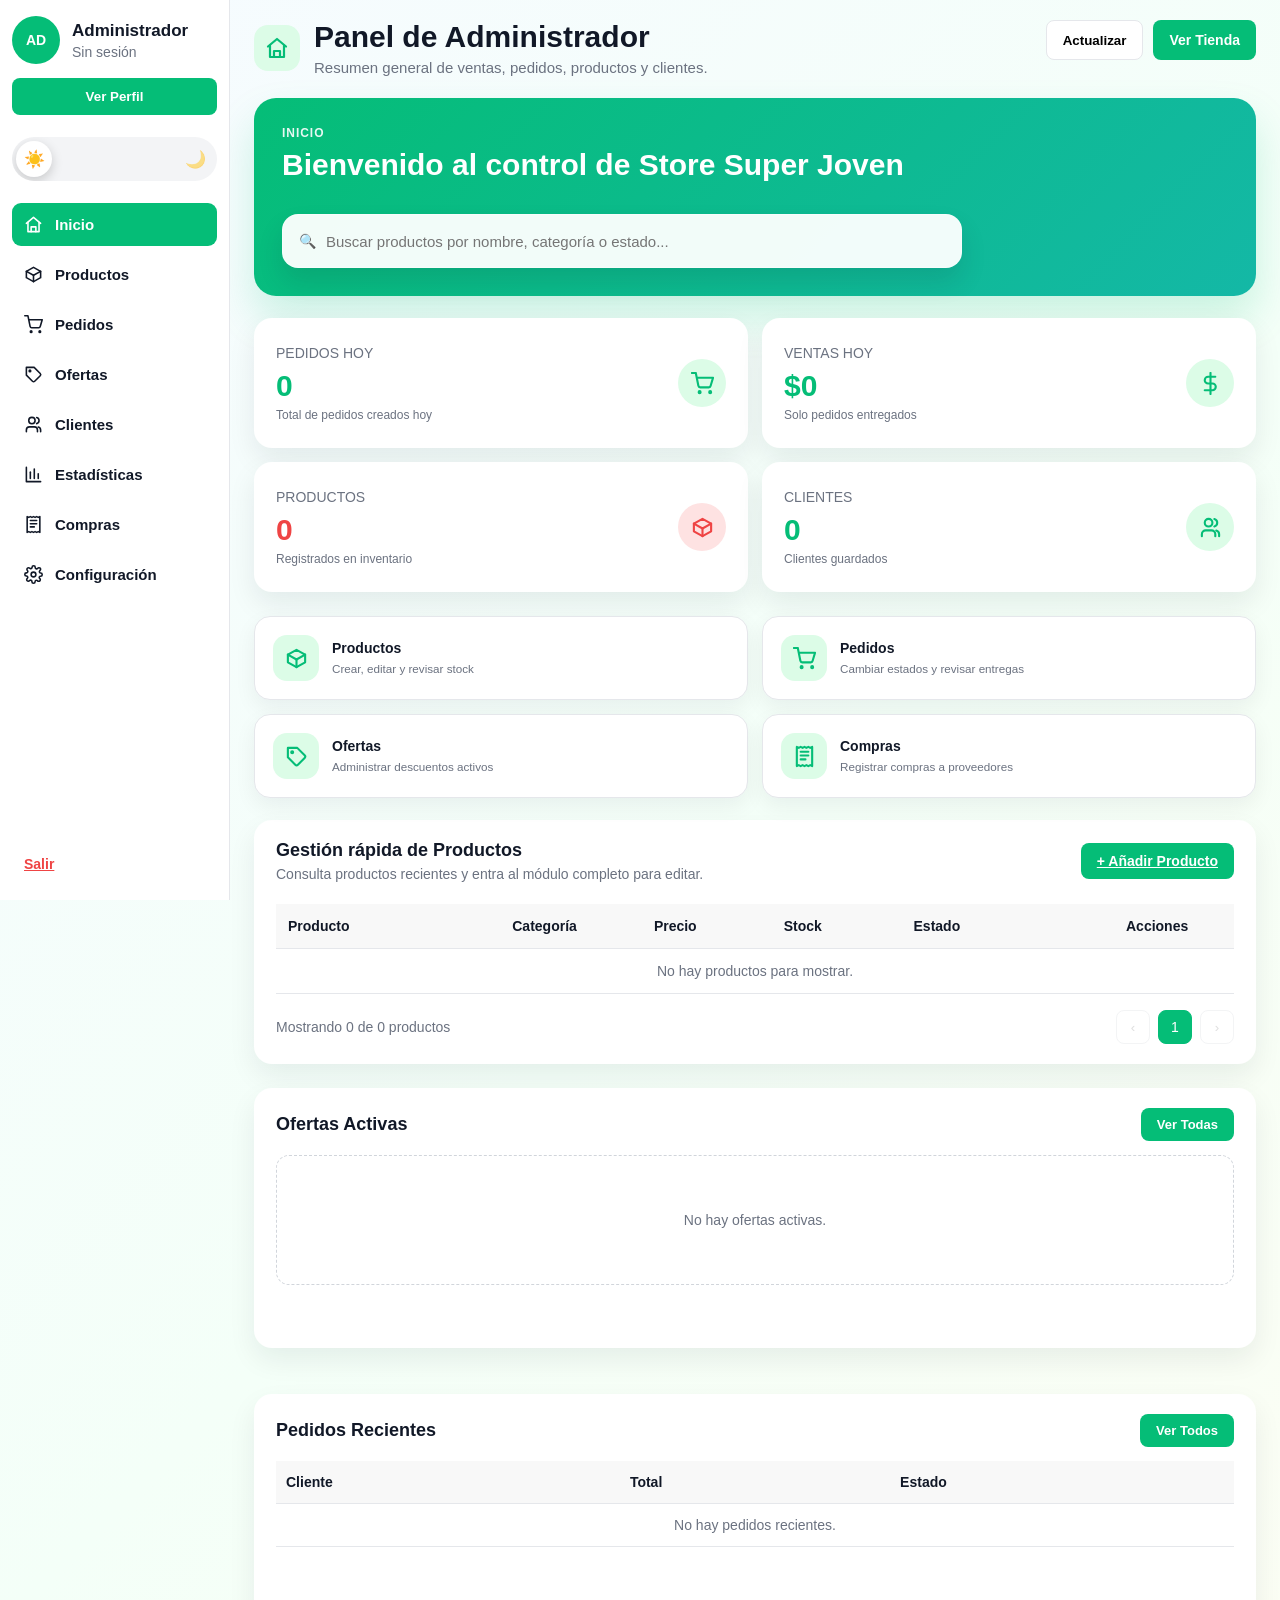
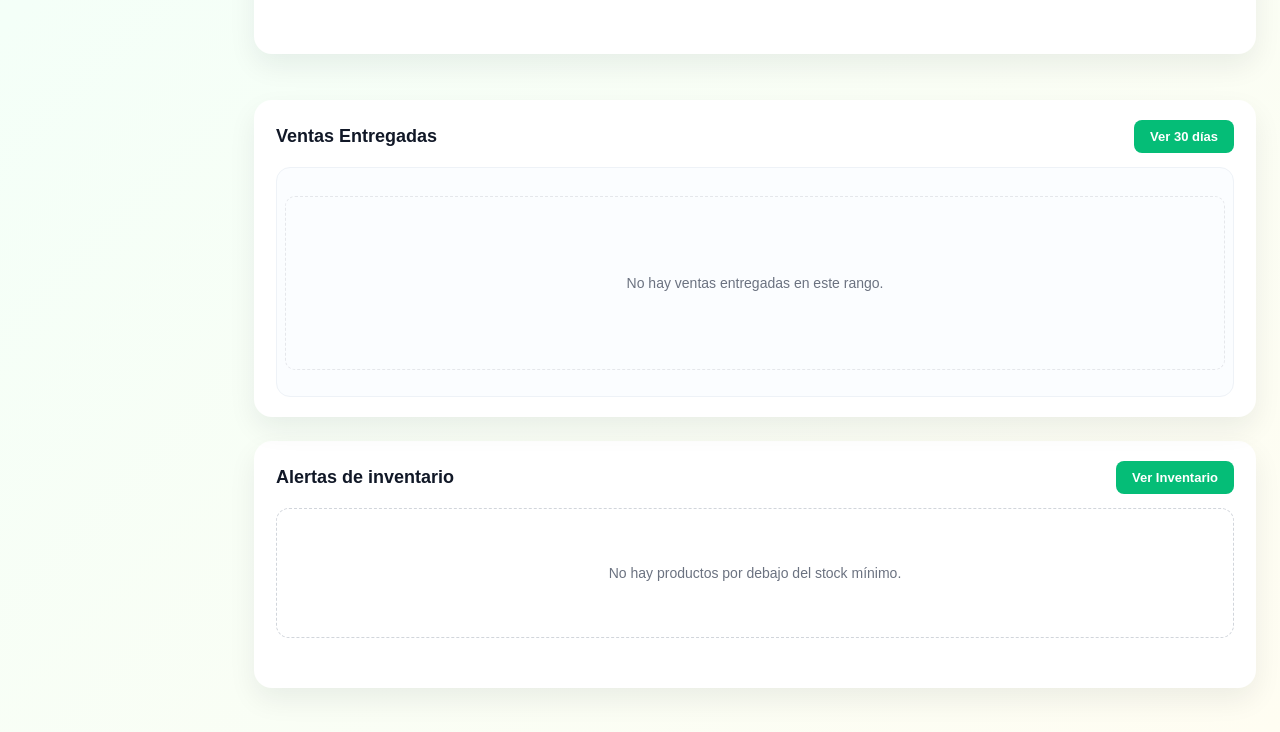
<file: tiendasuperwao/index.html>
<!DOCTYPE html>
<html lang="es">
<head>
  <meta charset="UTF-8" />
  <meta name="viewport" content="width=device-width, initial-scale=1.0" />
  <title>Panel de Administrador</title>
  <link rel="stylesheet" href="styles.css" />
</head>
<body class="admin-home">

  <aside class="sidebar">
    <div class="admin-box">
      <div class="avatar" id="adminAvatar">AD</div>

      <div class="admin-info">
        <h3 id="adminName">Administrador</h3>
        <p id="adminEmail">Cargando...</p>
      </div>
    </div>

    <button class="profile-btn" id="openAdminProfile">
      Ver Perfil
    </button>

    <nav class="menu">
      <a href="index.html" class="active">⌂ Inicio</a>

      <a href="productos.html">▣ Productos</a>

      <a href="pedidos.html">
        🛒 Pedidos
        <span class="badge" id="sidebarOrders">0</span>
      </a>

      <a href="ofertas.html">◇ Ofertas</a>

      <a href="clientes.html">
        👥 Clientes
        <span class="badge" id="sidebarClients">0</span>
      </a>

      <a href="estadisticas.html">▥ Estadísticas</a>
      <a href="compras.html">🧾 Compras</a>
      <a href="configuracion.html">⚙ Configuración</a>
    </nav>

    <a href="store-super-joven/index.html" class="logout-btn">Salir</a>
  </aside>

  <main class="main-content">

    <header class="top-header dashboard-top">
      <div class="dashboard-title-box">
        <span class="dashboard-title-icon">⌂</span>
        <div>
          <h1>Panel de Administrador</h1>
          <p>Resumen general de ventas, pedidos, productos y clientes.</p>
        </div>
      </div>

      <div class="dashboard-header-actions">
        <button type="button" class="secondary-btn dashboard-refresh-btn" id="refreshDashboard">
          Actualizar
        </button>

        <a href="store-super-joven/index.html" class="primary-btn dashboard-store-btn">
          Ver Tienda
        </a>
      </div>
    </header>

    <section class="dashboard-hero-card">
      <div>
        <p class="dashboard-kicker">Inicio</p>
        <h2>Bienvenido al control de Store Super Joven</h2>
        
      </div>

      <div class="dashboard-search-card">
        <span>🔍</span>
        <input
          type="text"
          id="globalSearch"
          placeholder="Buscar productos por nombre, categoría o estado..."
        />
      </div>
    </section>

    <section class="stats-grid dashboard-stats-grid">
      <article class="stat-card dashboard-stat-card">
        <div>
          <p>PEDIDOS HOY</p>
          <h2 id="ordersToday">0</h2>
          <small>Total de pedidos creados hoy</small>
        </div>

        <div class="stat-icon green" id="ordersTodayIcon">🛒</div>
      </article>

      <article class="stat-card dashboard-stat-card">
        <div>
          <p>VENTAS HOY</p>
          <h2 id="salesToday">$0</h2>
          <small>Solo pedidos entregados</small>
        </div>

        <div class="stat-icon green" id="salesTodayIcon">$</div>
      </article>

      <article class="stat-card dashboard-stat-card">
        <div>
          <p>PRODUCTOS</p>
          <h2 class="danger" id="totalProducts">0</h2>
          <small>Registrados en inventario</small>
        </div>

        <div class="stat-icon red" id="productsIcon">▣</div>
      </article>

      <article class="stat-card dashboard-stat-card">
        <div>
          <p>CLIENTES</p>
          <h2 id="totalClients">0</h2>
          <small>Clientes guardados</small>
        </div>

        <div class="stat-icon green" id="clientsIcon">👥</div>
      </article>
    </section>

    <section class="dashboard-quick-grid">
      <a href="productos.html" class="quick-card">
        <span>▣</span>
        <div>
          <strong>Productos</strong>
          <small>Crear, editar y revisar stock</small>
        </div>
      </a>

      <a href="pedidos.html" class="quick-card">
        <span>🛒</span>
        <div>
          <strong>Pedidos</strong>
          <small>Cambiar estados y revisar entregas</small>
        </div>
      </a>

      <a href="ofertas.html" class="quick-card">
        <span>◇</span>
        <div>
          <strong>Ofertas</strong>
          <small>Administrar descuentos activos</small>
        </div>
      </a>

      <a href="compras.html" class="quick-card">
        <span>🧾</span>
        <div>
          <strong>Compras</strong>
          <small>Registrar compras a proveedores</small>
        </div>
      </a>
    </section>

    <section class="panel dashboard-products-panel">
      <div class="panel-header dashboard-panel-header">
        <div>
          <h2>Gestión rápida de Productos</h2>
          <p>Consulta productos recientes y entra al módulo completo para editar.</p>
        </div>

        <a class="primary-btn" id="openAddProduct" href="productos.html">
          + Añadir Producto
        </a>
      </div>

      <div class="table-wrapper dashboard-table-wrapper">
        <table>
          <thead>
            <tr>
              <th>Producto</th>
              <th>Categoría</th>
              <th>Precio</th>
              <th>Stock</th>
              <th>Estado</th>
              <th>Acciones</th>
            </tr>
          </thead>

          <tbody id="dashboardProductsTable"></tbody>
        </table>
      </div>

      <div class="table-footer">
        <p id="productsCounter">Mostrando 0 de 0 productos</p>

        <div class="pagination">
          <button type="button" id="prevProductsPage">‹</button>
          <span id="productsPageNumber">1</span>
          <button type="button" id="nextProductsPage">›</button>
        </div>
      </div>
    </section>

    <section class="bottom-grid dashboard-bottom-grid">

      <article class="panel small-panel dashboard-list-panel">
        <div class="panel-header compact">
          <h2>Ofertas Activas</h2>
          <a href="ofertas.html" class="small-primary">Ver Todas</a>
        </div>

        <div id="activeOffersList" class="dashboard-list-empty">
          Cargando ofertas...
        </div>
      </article>

      <article class="panel small-panel dashboard-list-panel">
        <div class="panel-header compact">
          <h2>Pedidos Recientes</h2>
          <a href="pedidos.html" class="small-primary">Ver Todos</a>
        </div>

        <div class="table-wrapper dashboard-mini-table">
          <table>
            <thead>
              <tr>
                <th>Cliente</th>
                <th>Total</th>
                <th>Estado</th>
              </tr>
            </thead>

            <tbody id="recentOrdersTable"></tbody>
          </table>
        </div>
      </article>

      <article class="panel small-panel dashboard-list-panel">
        <div class="panel-header compact">
          <h2>Ventas Entregadas</h2>

          <button type="button" class="small-primary" id="openSalesChartModal">
            Ver 30 días
          </button>
        </div>

        <div class="chart-box dashboard-chart-box" id="salesChart"></div>
      </article>

    </section>

    <section class="panel dashboard-stock-panel">
      <div class="panel-header compact">
        <h2>Alertas de inventario</h2>
        <a href="inventario.html" class="small-primary">Ver Inventario</a>
      </div>

      <div id="lowStockList" class="dashboard-stock-list">
        Cargando inventario...
      </div>
    </section>

  </main>

  <div class="modal-overlay" id="salesChartModal">
    <div class="modal sales-chart-modal">
      <button class="close-modal" id="closeSalesChartModal">×</button>

      <div class="sales-chart-modal-header">
        <div>
          <h2>Ventas Entregadas</h2>
          <p>Últimos 30 días</p>
        </div>
      </div>

      <div class="sales-chart-scroll">
        <div class="chart-box dashboard-chart-box sales-chart-modal-chart" id="salesChartModalChart"></div>
      </div>
    </div>
  </div>

  <div class="modal-overlay" id="adminProfileModal">
    <div class="modal admin-profile-modal">
      <button class="close-modal" id="closeAdminProfile">×</button>

      <div class="admin-profile-header">
        <div class="avatar admin-profile-avatar" id="adminProfileAvatar">AD</div>

        <div>
          <h2 id="adminProfileFullName">Administrador</h2>
          <p id="adminProfileRole">Administrador</p>
        </div>
      </div>

      <p class="modal-subtitle">
        Información personal de la cuenta que está usando el panel.
      </p>

      <div class="admin-profile-grid">
        <label>
          Nombre
          <input type="text" id="adminProfileName" disabled>
        </label>

        <label>
          Apellido
          <input type="text" id="adminProfileLastName" disabled>
        </label>

        <label>
          Documento
          <input type="text" id="adminProfileDocument" disabled>
        </label>

        <label>
          Correo
          <input type="email" id="adminProfileEmail" disabled>
        </label>

        <label>
          Teléfono
          <input type="text" id="adminProfilePhone" disabled>
        </label>

        <label>
          Género
          <input type="text" id="adminProfileGender" disabled>
        </label>

        <label>
          Barrio
          <input type="text" id="adminProfileNeighborhood" disabled>
        </label>

        <label>
          Rol
          <input type="text" id="adminProfileRoleInput" disabled>
        </label>

        <label class="admin-profile-full">
          Dirección
          <textarea id="adminProfileAddress" rows="4" disabled></textarea>
        </label>
      </div>

      <div class="modal-actions">
        <button type="button" class="secondary-btn" id="closeAdminProfileBtn">
          Cerrar
        </button>
      </div>
    </div>
  </div>

  <script src="admin-session.js"></script>
  <script src="app.js"></script>
</body>
</html>
</file>
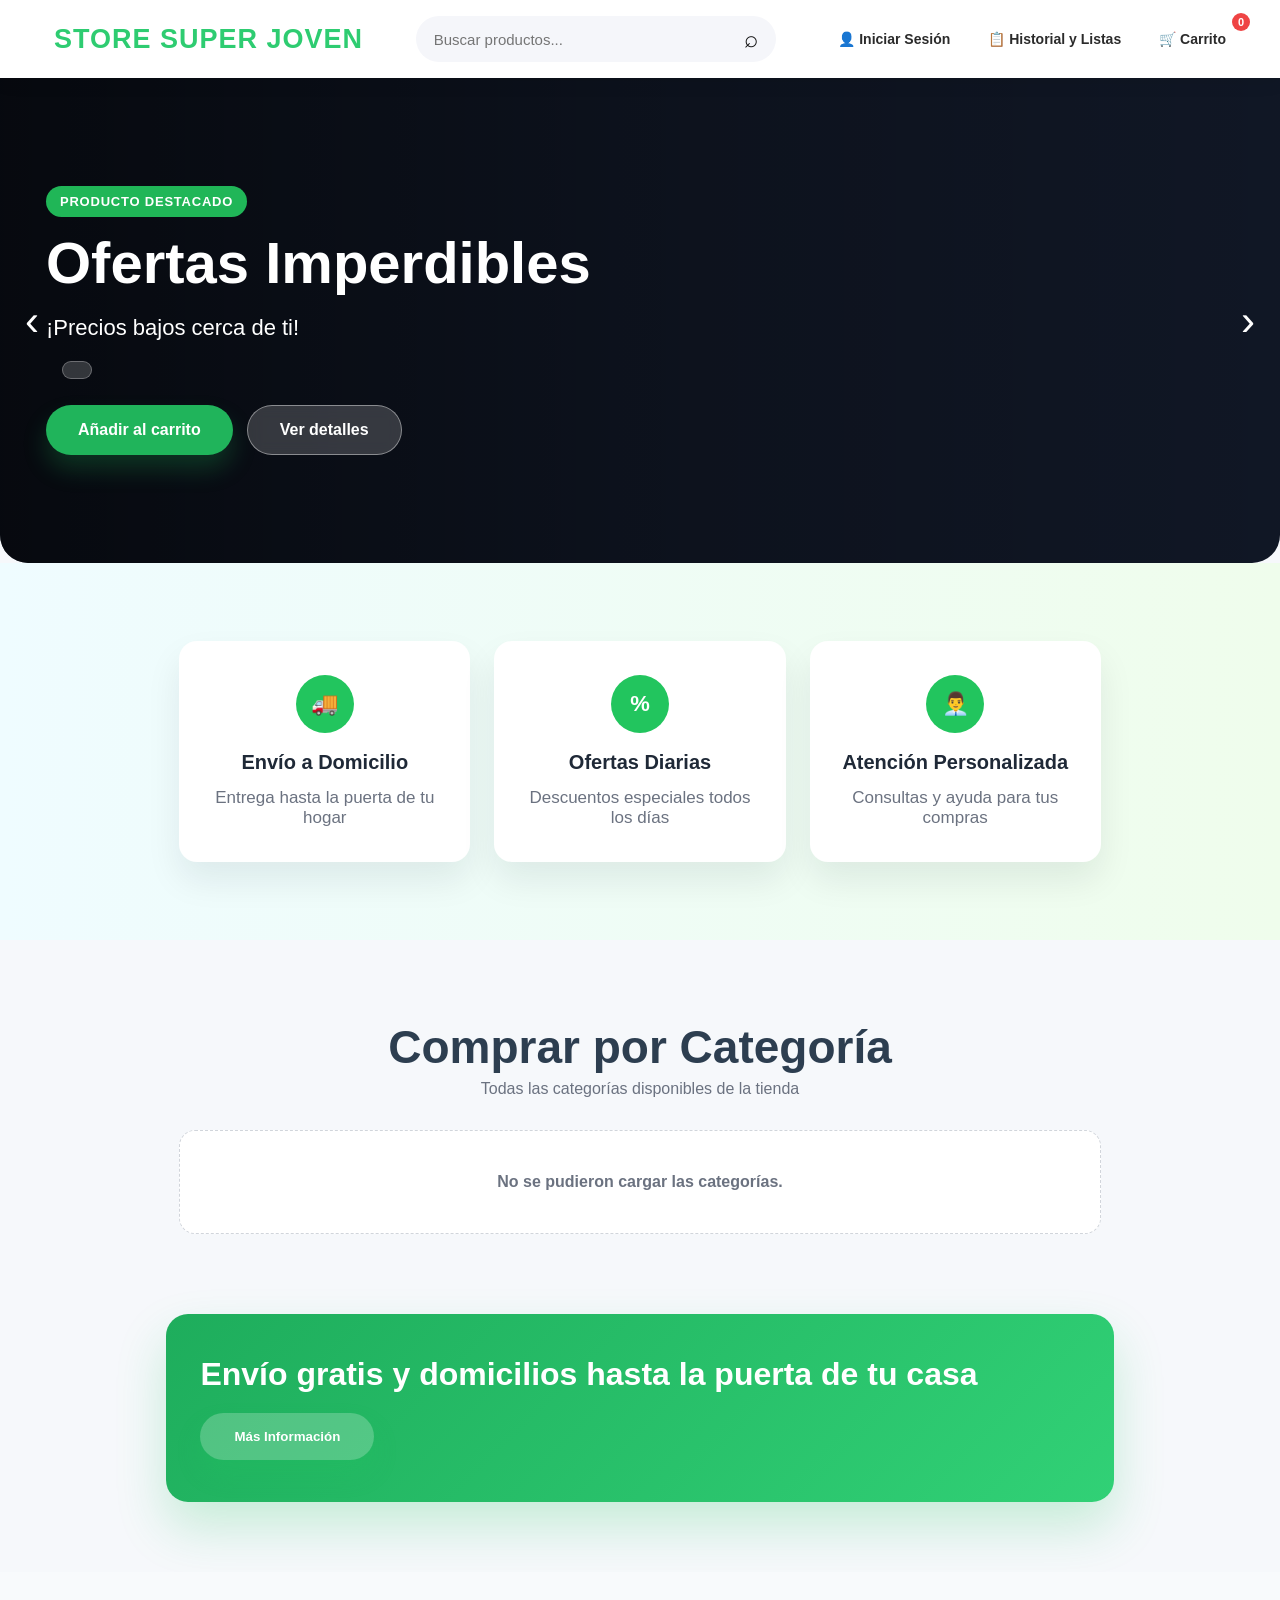
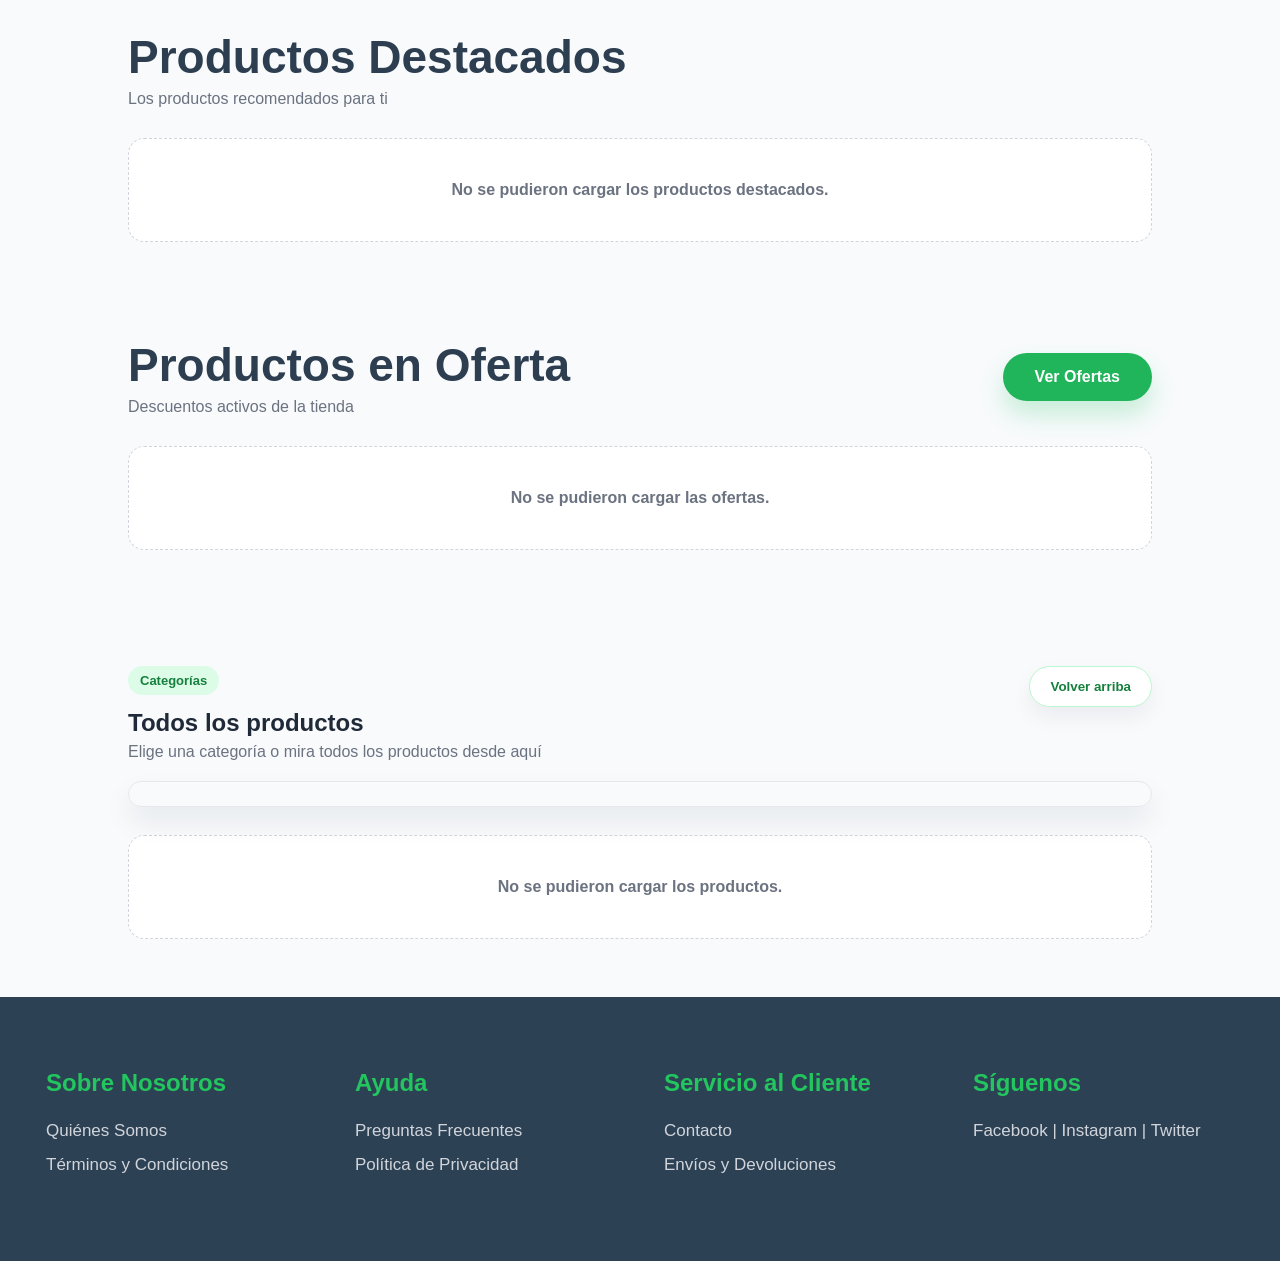
<file: tiendasuperwao/store-super-joven/index.html>
<!DOCTYPE html>
<html lang="es">
<head>
  <meta charset="UTF-8" />
  <meta name="viewport" content="width=device-width, initial-scale=1.0" />
  <title>Store Super Joven</title>
  <link rel="stylesheet" href="principal.css" />
</head>
<body>

  <header class="store-header">
    <a href="index.html" class="store-logo">
      <span class="logo-icon"></span>
      STORE SUPER JOVEN
    </a>

    <div class="store-search">
      <input type="text" id="searchInput" placeholder="Buscar productos..." autocomplete="off" />
      <button type="button" id="searchBtn" aria-label="Buscar productos">⌕</button>
      <div class="search-results-panel hidden" id="searchResultsPanel"></div>
    </div>

    <nav class="store-actions menu">
      <div class="account-box">
        <button type="button" class="header-action" id="openLoginModal">
          👤 Iniciar Sesión
        </button>

        <div class="account-menu hidden" id="accountMenu">
          <button type="button" id="viewProfileBtn">Ver perfil</button>
          <button type="button" id="editProfileBtn">Editar perfil</button>
          <a href="../index.html" id="adminPanelLink" class="hidden">Ver administración</a>
          <button type="button" id="logoutBtn" class="danger-option">Cerrar sesión</button>
        </div>
      </div>

      <a href="mis-listas.html">📋 Historial y Listas </a>

      <a href="carrito.html" class="cart-btn" id="cartButton">
        🛒 Carrito
        <span id="cartCount">0</span>
      </a>
    </nav>
  </header>

  <main>

    <section class="hero-section hero-carousel" id="heroCarousel">
      <div class="hero-slide-bg" id="heroSlideBg"></div>
      <div class="hero-slide-overlay"></div>

      <button type="button" class="hero-arrow hero-arrow-left" id="heroPrevBtn" aria-label="Producto anterior">
        ‹
      </button>

      <div class="hero-content hero-carousel-content">
        <span class="hero-kicker">Producto destacado</span>
        <h1 id="heroProductTitle">Ofertas Imperdibles</h1>
        <p id="heroProductDescription">¡Precios bajos cerca de ti!</p>

        <div class="hero-product-price-row">
          <strong id="heroProductPrice"></strong>
          <span id="heroProductCategory"></span>
        </div>

        <div class="hero-actions">
          <button type="button" class="green-btn" id="heroAddCartBtn">
            Añadir al carrito
          </button>

          <button type="button" class="hero-detail-btn" id="heroDetailBtn">
            Ver detalles
          </button>
        </div>
      </div>

      <button type="button" class="hero-arrow hero-arrow-right" id="heroNextBtn" aria-label="Producto siguiente">
        ›
      </button>

      <div class="hero-dots" id="heroDots"></div>
    </section>

    <section class="benefits-section">
      <article class="benefit-card">
        <div class="benefit-icon">🚚</div>
        <h3>Envío a Domicilio</h3>
        <p>Entrega hasta la puerta de tu hogar</p>
      </article>

      <article class="benefit-card">
        <div class="benefit-icon">%</div>
        <h3>Ofertas Diarias</h3>
        <p>Descuentos especiales todos los días</p>
      </article>

      <article class="benefit-card">
        <div class="benefit-icon">👨‍💼</div>
        <h3>Atención Personalizada</h3>
        <p>Consultas y ayuda para tus compras</p>
      </article>
    </section>

    <section class="categories-section" id="categoriesSection">
      <div class="section-header centered-section-header">
        <div>
          <h2>Comprar por Categoría</h2>
          <p class="section-subtitle">Todas las categorías disponibles de la tienda</p>
        </div>
      </div>

      <div class="categories-grid dynamic-categories-grid" id="categoriesGrid"></div>
    </section>

    <section class="promo-banner">
      <div>
        <h2>Envío gratis y domicilios hasta la puerta de tu casa</h2>
        <button type="button" class="soft-btn">Más Información</button>
      </div>
    </section>

    <section class="products-section featured-products-section" id="featuredProductsSection">
      <div class="section-header">
        <div>
          <h2>Productos Destacados</h2>
          <p class="section-subtitle">Los productos recomendados para ti</p>
        </div>
      </div>

      <div class="products-grid compact-products-grid" id="featuredProductsGrid"></div>
    </section>

    <section class="products-section offers-products-section" id="offersProductsSection">
      <div class="section-header">
        <div>
          <h2>Productos en Oferta</h2>
          <p class="section-subtitle">Descuentos activos de la tienda</p>
        </div>

        <button type="button" class="green-btn" id="showOffersProducts">Ver Ofertas</button>
      </div>

      <div class="products-grid compact-products-grid" id="offersProductsGrid"></div>
    </section>

    <section class="category-browser-section" id="categoryBrowserSection">
      <div class="section-header category-browser-header">
        <div>
          <span class="section-kicker">Categorías</span>
          <h2 id="categoryBrowserTitle">Todos los productos</h2>
          <p class="section-subtitle">Elige una categoría o mira todos los productos desde aquí</p>
        </div>

        <button type="button" class="secondary-category-btn" id="backToTopFromCategories">
          Volver arriba
        </button>
      </div>

      <div class="category-chip-row" id="categoryChips"></div>
      <div class="products-grid compact-products-grid" id="categoryProductsGrid"></div>
    </section>

  </main>

  <footer class="store-footer">
    <div>
      <h3>Sobre Nosotros</h3>
      <a href="#">Quiénes Somos</a>
      <a href="#">Términos y Condiciones</a>
    </div>

    <div>
      <h3>Ayuda</h3>
      <a href="#">Preguntas Frecuentes</a>
      <a href="#">Política de Privacidad</a>
    </div>

    <div>
      <h3>Servicio al Cliente</h3>
      <a href="#">Contacto</a>
      <a href="#">Envíos y Devoluciones</a>
    </div>

    <div>
      <h3>Síguenos</h3>
      <p>Facebook | Instagram | Twitter</p>
    </div>
  </footer>

  <!-- Modal iniciar sesión -->
  <div class="modal-overlay" id="loginModal">
    <div class="login-modal">
      <button type="button" class="close-modal" id="closeLoginModal">×</button>

      <h2>Iniciar Sesión</h2>
      <p class="modal-subtitle">Ingresa tus datos para continuar comprando</p>

      <form id="loginForm">
        <div class="login-form-grid">
          <label>
            Correo
            <input type="email" id="loginEmail" required />
          </label>

          <label>
            Contraseña
            <input type="password" id="loginPassword" required minlength="6" />
          </label>
        </div>

        <div class="login-options">
          <label class="remember-row">
            <input type="checkbox" id="rememberUser" />
            Recordarme
          </label>

          <button type="button" class="forgot-password-btn" id="forgotPasswordBtn">
            ¿Olvidaste tu contraseña?
          </button>
        </div>

        <div class="modal-actions">
          <button type="button" class="secondary-btn" id="cancelLogin">
            Cancelar
          </button>
          <button type="submit" class="green-btn">
            Entrar
          </button>
        </div>

        <p class="register-text">
          ¿No tienes cuenta?
          <button type="button" id="showRegisterForm">Crear cuenta</button>
        </p>
      </form>



      <form id="resetRequestForm" class="hidden password-reset-form">
        <p class="modal-subtitle">Escribe tu correo y te enviaremos un código de recuperación.</p>

        <label class="full-label">
          Correo de tu cuenta
          <input type="email" id="resetEmail" required />
        </label>

        <div class="password-reset-message hidden" id="resetRequestMessage"></div>

        <div class="modal-actions">
          <button type="button" class="secondary-btn" id="backToLoginFromReset">
            Volver
          </button>
          <button type="submit" class="green-btn">
            Enviar código
          </button>
        </div>
      </form>

      <form id="resetCodeForm" class="hidden password-reset-form">
        <p class="modal-subtitle">Ingresa el código de 6 dígitos que recibiste.</p>

        <label class="full-label">
          Código OTP
          <input type="text" id="resetCode" inputmode="numeric" maxlength="6" required />
        </label>

        <div class="password-reset-message hidden" id="resetCodeMessage"></div>

        <div class="modal-actions">
          <button type="button" class="secondary-btn" id="backToResetEmail">
            Cambiar correo
          </button>
          <button type="submit" class="green-btn">
            Validar código
          </button>
        </div>
      </form>

      <form id="resetPasswordForm" class="hidden password-reset-form">
        <p class="modal-subtitle">Crea una nueva contraseña para tu cuenta.</p>

        <div class="login-form-grid">
          <label>
            Nueva contraseña
            <input type="password" id="resetNewPassword" required minlength="6" />
          </label>

          <label>
            Confirmar contraseña
            <input type="password" id="resetConfirmPassword" required minlength="6" />
          </label>
        </div>

        <div class="password-reset-message hidden" id="resetPasswordMessage"></div>

        <div class="modal-actions">
          <button type="button" class="secondary-btn" id="backToResetCode">
            Volver
          </button>
          <button type="submit" class="green-btn">
            Cambiar contraseña
          </button>
        </div>
      </form>

      <form id="registerForm" class="hidden">
        <div class="register-step-indicator">
          <span class="register-step-dot active" data-register-dot="1">1</span>
          <span class="register-step-line"></span>
          <span class="register-step-dot" data-register-dot="2">2</span>
          <span class="register-step-line"></span>
          <span class="register-step-dot" data-register-dot="3">3</span>
          <span class="register-step-line"></span>
          <span class="register-step-dot" data-register-dot="4">4</span>
        </div>

        <section class="register-step" data-register-step="1">
          <p class="modal-subtitle">Completa la información del cliente</p>

          <div class="register-form-grid">
            <label>
              Nombre
              <input type="text" id="registerName" required />
            </label>

            <label>
              Apellido
              <input type="text" id="registerLastName" required />
            </label>

            <label>
              Documento
              <input type="text" id="registerDocument" />
            </label>

            <label>
              Teléfono
              <input type="text" id="registerPhone" />
            </label>

            <label>
              Género
              <select id="registerGender">
                <option value="">Sin género</option>
              </select>
            </label>

            <label>
              Barrio
              <select id="registerNeighborhood">
                <option value="">Sin barrio</option>
              </select>
            </label>
          </div>

          <label class="full-label">
            Dirección
            <textarea id="registerAddress" rows="4"></textarea>
          </label>

          <div class="modal-actions">
            <button type="button" class="secondary-btn" id="backToLogin">
              Volver
            </button>
            <button type="button" class="green-btn" id="continueRegisterStep1">
              Confirmar
            </button>
          </div>
        </section>

        <section class="register-step hidden" data-register-step="2">
          <p class="modal-subtitle">Ahora ingresa el correo que usarás para tu cuenta.</p>

          <label class="full-label">
            Correo
            <input type="email" id="registerEmail" required />
          </label>

          <p class="register-otp-message" id="registerEmailMessage"></p>

          <div class="modal-actions">
            <button type="button" class="secondary-btn" id="backToRegisterStep1">
              Volver
            </button>
            <button type="button" class="green-btn" id="continueRegisterStep2">
              Enviar código
            </button>
          </div>
        </section>

        <section class="register-step hidden" data-register-step="3">
          <p class="modal-subtitle">Escribe el código OTP de 6 dígitos que llegó a tu correo.</p>

          <label class="full-label">
            Código OTP
            <input 
              type="text" 
              id="registerOtpCode" 
              inputmode="numeric"
              maxlength="6" 
              placeholder="Ej: 123456"
            >
          </label>

          <p class="register-otp-message" id="registerOtpMessage"></p>

          <div class="modal-actions">
            <button type="button" class="secondary-btn" id="backToRegisterStep2">
              Cambiar correo
            </button>
            <button type="button" class="green-btn" id="continueRegisterStep3">
              Confirmar código
            </button>
          </div>
        </section>

        <section class="register-step hidden" data-register-step="4">
          <p class="modal-subtitle">Correo verificado. Crea tu contraseña para terminar.</p>

          <div class="login-form-grid">
            <label>
              Contraseña
              <input type="password" id="registerPassword" required minlength="6" />
            </label>

            <label>
              Confirmar contraseña
              <input type="password" id="registerPasswordConfirm" required minlength="6" />
            </label>
          </div>

          <p class="register-otp-message" id="registerPasswordMessage"></p>

          <div class="modal-actions">
            <button type="button" class="secondary-btn" id="backToRegisterStep3">
              Volver
            </button>
            <button type="button" class="green-btn" id="continueRegisterStep4">
              Guardar
            </button>
          </div>
        </section>
      </form>    </div>
  </div>

  <!-- Modal detalle producto -->
  <div class="modal-overlay" id="productDetailModal">
    <div class="product-detail-modal">
      <button type="button" class="close-modal" id="closeProductDetail">×</button>
      <div class="detail-content" id="productDetailContent"></div>
    </div>
  </div>

  <!-- Modal perfil -->
  <div class="modal-overlay" id="profileModal">
    <div class="login-modal profile-modal">
      <button type="button" class="close-modal" id="closeProfileModal">×</button>

      <h2 id="profileModalTitle">Mi Perfil</h2>
      <p class="modal-subtitle">Información de tu cuenta</p>

      <form id="profileForm">
        <div class="register-form-grid">
          <label>
            Nombre
            <input type="text" id="profileName" required />
          </label>

          <label>
            Apellido
            <input type="text" id="profileLastName" />
          </label>

          <label>
            Documento
            <input type="text" id="profileDocument" />
          </label>

          <label>
            Correo
            <input type="email" id="profileEmail" required />
          </label>

          <label>
            Teléfono
            <input type="text" id="profilePhone" />
          </label>

          <label>
            Género
            <select id="profileGender">
              <option value="">Sin género</option>
            </select>
          </label>

          <label>
            Barrio
            <select id="profileNeighborhood">
              <option value="">Sin barrio</option>
            </select>
          </label>

          <label>
            Rol
            <input type="text" id="profileRole" disabled />
          </label>
        </div>

        <label class="full-label">
          Dirección
          <textarea id="profileAddress" rows="4"></textarea>
        </label>

        <div class="modal-actions">
          <button type="button" class="secondary-btn" id="cancelProfileModal">
            Cerrar
          </button>

          <button type="submit" class="green-btn" id="saveProfileBtn">
            Guardar cambios
          </button>
        </div>
      </form>
    </div>
  </div>

  <button type="button" class="back-to-top-btn hidden" id="backToTopFloating" aria-label="Volver arriba">↑</button>

  <script src="principal.js"></script>
</body>
</html>
</file>
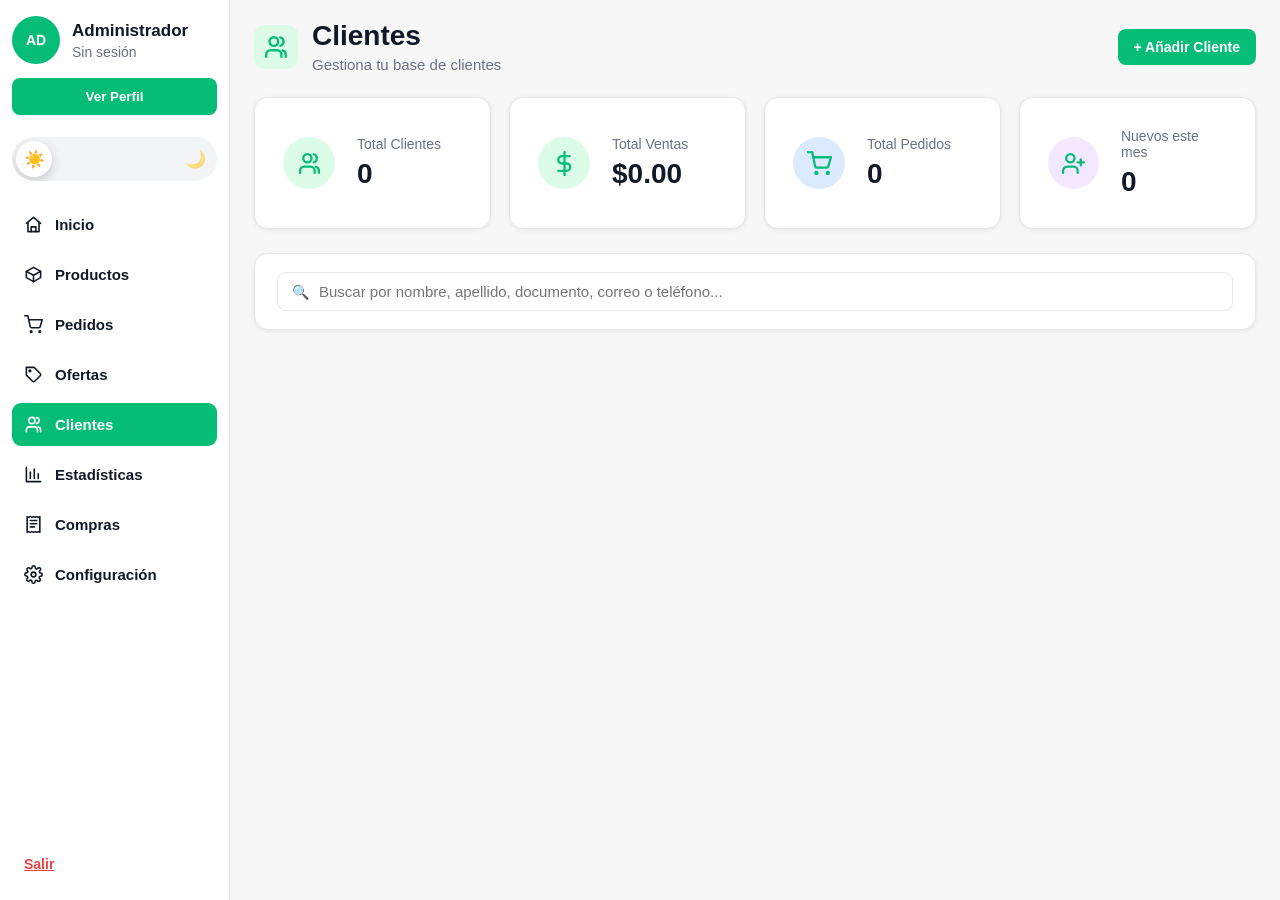
<file: tiendasuperwao/clientes.html>
<!DOCTYPE html>
<html lang="es">
<head>
  <meta charset="UTF-8" />
  <meta name="viewport" content="width=device-width, initial-scale=1.0" />
  <title>Clientes</title>
  <link rel="stylesheet" href="styles.css" />
</head>
<body>

  <aside class="sidebar">
    <div class="admin-box">
      <div class="avatar" id="adminAvatar">AD</div>

      <div class="admin-info">
        <h3 id="adminName">Administrador</h3>
        <p id="adminEmail">Cargando...</p>
      </div>
    </div>

  <button class="profile-btn" id="openAdminProfile">
    Ver Perfil
  </button>

    <nav class="menu">
      <a href="index.html">⌂ Inicio</a>
      <a href="productos.html">▣ Productos</a>
      <a href="pedidos.html">
        🛒 Pedidos
        <span class="badge" id="sidebarOrders">0</span>
      </a>
      <a href="ofertas.html">◇ Ofertas</a>
      <a href="clientes.html" class="active">
        👥 Clientes
        <span class="badge" id="sidebarClients">0</span>
      </a>
      <a href="estadisticas.html">▥ Estadísticas</a>
      <a href="compras.html">🧾 Compras</a>
      <a href="configuracion.html">⚙ Configuración</a>
    </nav>

    <a href="store-super-joven/index.html" class="logout-btn">Salir</a>
  </aside>

  <main class="main-content">

    <header class="page-header">
      <div class="title-box">
        <div class="title-icon">👥</div>
        <div>
          <h1>Clientes</h1>
          <p>Gestiona tu base de clientes</p>
        </div>
      </div>

      <button class="primary-btn" id="openClientModal">
        + Añadir Cliente
      </button>
    </header>

    <section class="clients-summary-grid">
      <article class="client-summary-card">
        <div class="client-summary-icon green-bg">👥</div>
        <div>
          <p>Total Clientes</p>
          <h2 id="totalClients">0</h2>
        </div>
      </article>

      <article class="client-summary-card">
        <div class="client-summary-icon green-bg">$</div>
        <div>
          <p>Total Ventas</p>
          <h2 id="totalClientSales">$0.00</h2>
        </div>
      </article>

      <article class="client-summary-card">
        <div class="client-summary-icon blue-bg">▣</div>
        <div>
          <p>Total Pedidos</p>
          <h2 id="totalClientOrders">0</h2>
        </div>
      </article>

      <article class="client-summary-card">
        <div class="client-summary-icon purple-bg">▦</div>
        <div>
          <p>Nuevos este mes</p>
          <h2 id="newClientsThisMonth">0</h2>
        </div>
      </article>
    </section>

    <section class="filter-panel">
      <div class="search-wide">
        <span>🔍</span>
        <input 
          type="text" 
          id="clientSearch" 
          placeholder="Buscar por nombre, apellido, documento, correo o teléfono..."
        />
      </div>
    </section>

    <section class="clients-grid" id="clientsGrid"></section>

  </main>

  <div class="modal-overlay" id="clientModal">
    <div class="modal client-form-modal">
      <button class="close-modal" id="closeClientModal">×</button>

      <h2 id="clientModalTitle">Añadir Cliente</h2>
      <p class="modal-subtitle">Completa la información del cliente</p>

      <form id="clientForm">

        <div class="client-form-grid">
          <label>
            Nombre
            <input type="text" id="clientName" required />
          </label>

          <label>
            Apellido
            <input type="text" id="clientLastName" />
          </label>

          <label>
            Documento
            <input type="text" id="clientDocument" />
          </label>

          <label>
            Correo
            <input type="email" id="clientEmail" />
          </label>

          <label>
            Teléfono
            <input type="text" id="clientPhone" />
          </label>

          <label>
            Género
            <select id="clientGender">
              <option value="">Sin género</option>
            </select>
          </label>

          <label>
            Barrio
            <select id="clientNeighborhood">
              <option value="">Sin barrio</option>
            </select>
          </label>
        </div>

        <label>
          Dirección
          <textarea id="clientAddress" rows="3"></textarea>
        </label>

        <div class="modal-actions">
          <button type="button" class="secondary-btn" id="cancelClientModal">
            Cancelar
          </button>
          <button type="submit" class="primary-btn">
            Guardar
          </button>
        </div>
      </form>
    </div>
  </div>

  <div class="modal-overlay" id="clientDetailModal">
    <div class="modal client-detail-modal">
      <button class="close-modal bordered-close" id="closeClientDetailModal">×</button>

      <h2>Detalle del Cliente</h2>
      <p class="modal-subtitle">Información completa del cliente</p>

      <div class="client-detail-header">
        <div class="client-detail-avatar" id="detailAvatar">CL</div>

        <div>
          <h3 id="detailName">Cliente</h3>
          <p id="detailDocument">Documento</p>
          <p id="detailEmail">email@correo.com</p>
          <p id="detailPhone">000-0000</p>
          <p id="detailAddress">Dirección</p>
          <p id="detailGender">Género</p>
          <p id="detailNeighborhood">Barrio</p>
        </div>
      </div>

      <div class="client-detail-stats">
        <div>
          <h3 id="detailOrdersCount">0</h3>
          <p>Pedidos</p>
        </div>

        <div>
          <h3 class="green-text" id="detailTotalSpent">$0.00</h3>
          <p>Total Gastado</p>
        </div>

        <div>
          <h3 id="detailAverage">$0.00</h3>
          <p>Promedio</p>
        </div>
      </div>

      <p class="client-since" id="detailClientSince">
        📅 Cliente desde: -
      </p>
    </div>
  </div>
  <div class="modal-overlay" id="adminProfileModal">
  <div class="modal admin-profile-modal">
    <button class="close-modal" id="closeAdminProfile">×</button>

    <div class="admin-profile-header">
      <div class="avatar admin-profile-avatar" id="adminProfileAvatar">AD</div>

      <div>
        <h2 id="adminProfileFullName">Administrador</h2>
        <p id="adminProfileRole">Administrador</p>
      </div>
    </div>

    <p class="modal-subtitle">
      Información personal de la cuenta que está usando el panel.
    </p>

    <div class="admin-profile-grid">
      <label>
        Nombre
        <input type="text" id="adminProfileName" disabled>
      </label>

      <label>
        Apellido
        <input type="text" id="adminProfileLastName" disabled>
      </label>

      <label>
        Documento
        <input type="text" id="adminProfileDocument" disabled>
      </label>

      <label>
        Correo
        <input type="email" id="adminProfileEmail" disabled>
      </label>

      <label>
        Teléfono
        <input type="text" id="adminProfilePhone" disabled>
      </label>

      <label>
        Género
        <input type="text" id="adminProfileGender" disabled>
      </label>

      <label>
        Barrio
        <input type="text" id="adminProfileNeighborhood" disabled>
      </label>

      <label>
        Rol
        <input type="text" id="adminProfileRoleInput" disabled>
      </label>

      <label class="admin-profile-full">
        Dirección
        <textarea id="adminProfileAddress" rows="4" disabled></textarea>
      </label>
    </div>

    <div class="modal-actions">
      <button type="button" class="secondary-btn" id="closeAdminProfileBtn">
        Cerrar
      </button>
    </div>
  </div>
</div>
  <script src="admin-session.js"></script>
  <script src="clientes.js"></script>
</body>
</html>
</file>
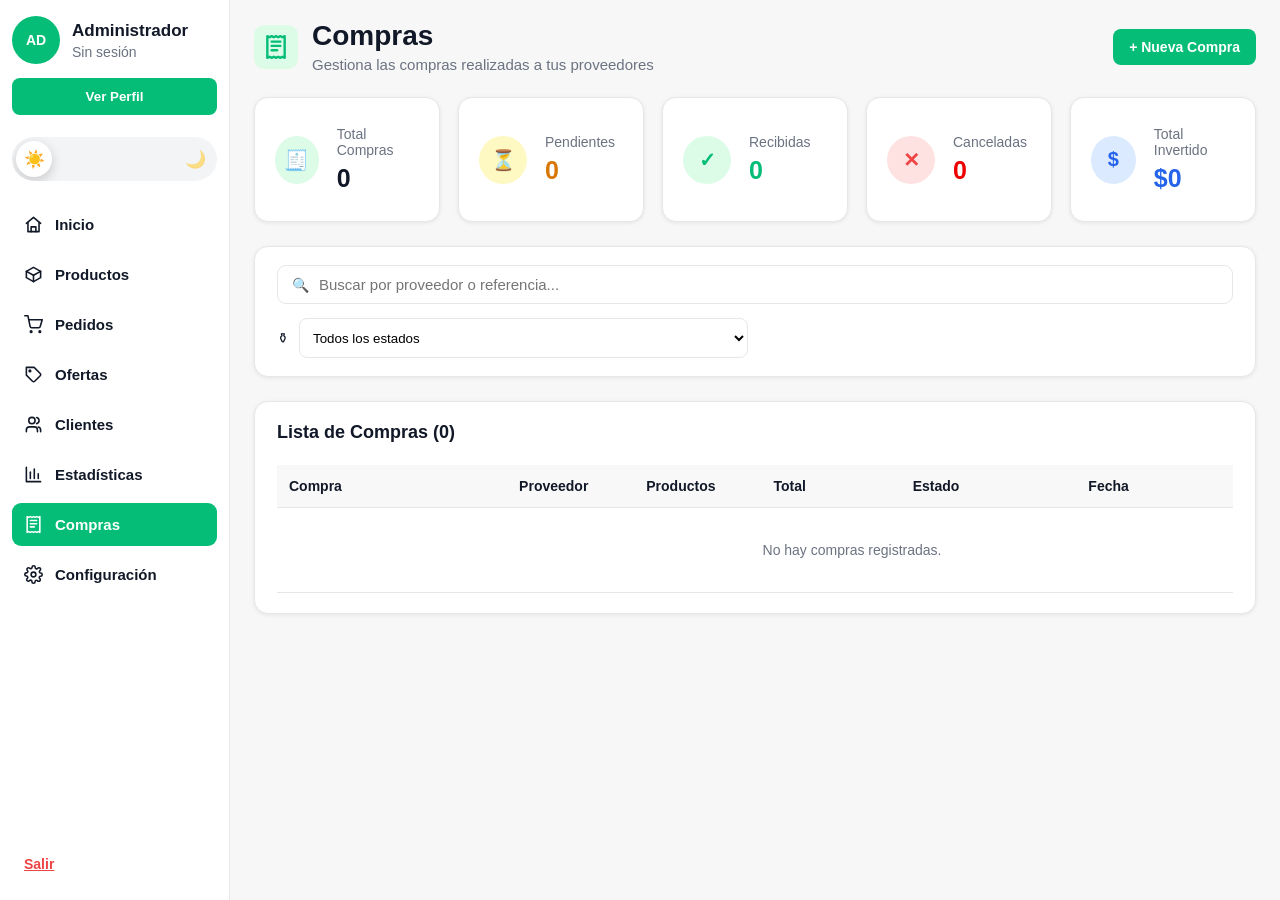
<file: tiendasuperwao/compras.html>
<!DOCTYPE html>
<html lang="es">
<head>
  <meta charset="UTF-8" />
  <meta name="viewport" content="width=device-width, initial-scale=1.0" />
  <title>Compras</title>
  <link rel="stylesheet" href="styles.css" />
</head>
<body>

  <aside class="sidebar">
    <div class="admin-box">
      <div class="avatar" id="adminAvatar">AD</div>

      <div class="admin-info">
        <h3 id="adminName">Administrador</h3>
        <p id="adminEmail">Cargando...</p>
      </div>
    </div>

    <button class="profile-btn" id="openAdminProfile">
      Ver Perfil
    </button>

    <nav class="menu">
      <a href="index.html">⌂ Inicio</a>
      <a href="productos.html">▣ Productos</a>
      <a href="pedidos.html">
        🛒 Pedidos
        <span class="badge" id="sidebarOrders">0</span>
      </a>
      <a href="ofertas.html">◇ Ofertas</a>
      <a href="clientes.html">
        👥 Clientes
        <span class="badge" id="sidebarClients">0</span>
      </a>
      <a href="estadisticas.html">▥ Estadísticas</a>
      <a href="compras.html" class="active">🧾 Compras</a>
      <a href="configuracion.html">⚙ Configuración</a>
    </nav>

    <a href="store-super-joven/index.html" class="logout-btn">Salir</a>
  </aside>

  <main class="main-content">

    <header class="page-header">
      <div class="title-box">
        <div class="title-icon">🧾</div>
        <div>
          <h1>Compras</h1>
          <p>Gestiona las compras realizadas a tus proveedores</p>
        </div>
      </div>

      <button class="primary-btn" id="openPurchaseModal">
        + Nueva Compra
      </button>
    </header>

    <section class="purchases-summary-grid">
      <article class="purchase-summary-card">
        <div class="purchase-summary-icon green-bg">🧾</div>
        <div>
          <p>Total Compras</p>
          <h2 id="purchaseTotalCount">0</h2>
        </div>
      </article>

      <article class="purchase-summary-card">
        <div class="purchase-summary-icon yellow-bg">⏳</div>
        <div>
          <p>Pendientes</p>
          <h2 class="yellow-text" id="purchasePendingCount">0</h2>
        </div>
      </article>

      <article class="purchase-summary-card">
        <div class="purchase-summary-icon green-bg">✓</div>
        <div>
          <p>Recibidas</p>
          <h2 class="green-text" id="purchaseReceivedCount">0</h2>
        </div>
      </article>

      <article class="purchase-summary-card">
        <div class="purchase-summary-icon red-bg">✕</div>
        <div>
          <p>Canceladas</p>
          <h2 class="red-text" id="purchaseCancelledCount">0</h2>
        </div>
      </article>

      <article class="purchase-summary-card">
        <div class="purchase-summary-icon blue-bg">$</div>
        <div>
          <p>Total Invertido</p>
          <h2 class="blue-text" id="purchaseTotalAmount">$0.00</h2>
        </div>
      </article>
    </section>

    <section class="filter-panel">
      <div class="search-wide">
        <span>🔍</span>
        <input
          type="text"
          id="purchaseSearch"
          placeholder="Buscar por proveedor o referencia..."
        />
      </div>

      <div class="filter-box">
        <span>⚱</span>
        <select id="purchaseStatusFilter">
          <option value="all">Todos los estados</option>
          <option value="pendiente">Pendiente</option>
          <option value="recibida">Recibida</option>
          <option value="parcial">Parcial</option>
          <option value="cancelada">Cancelada</option>
        </select>
      </div>
    </section>

    <section class="panel">
      <h2>Lista de Compras (<span id="purchaseListCount">0</span>)</h2>

      <div class="table-wrapper products-table-wrapper">
        <table>
          <thead>
            <tr>
              <th>Compra</th>
              <th>Proveedor</th>
              <th>Productos</th>
              <th>Total</th>
              <th>Estado</th>
              <th>Fecha</th>
              <th>Acciones</th>
            </tr>
          </thead>
          <tbody id="purchasesTable"></tbody>
        </table>
      </div>
    </section>

  </main>

  <div class="modal-overlay" id="purchaseModal">
    <div class="modal purchase-modal">
      <button class="close-modal" id="closePurchaseModal">×</button>

      <h2 id="purchaseModalTitle">Nueva Compra</h2>
      <p class="modal-subtitle">Selecciona proveedor y productos de compra</p>

      <form id="purchaseForm">
        <div class="purchase-form-grid">
          <label>
            Proveedor
            <select id="supplierSelect" required>
              <option value="">Selecciona un proveedor</option>
            </select>
          </label>

          <label>
            Referencia / Factura
            <input type="text" id="purchaseReference" required />
          </label>

          <label>
            Fecha
            <input type="date" id="purchaseDate" required />
          </label>

          <label>
            Estado
            <select id="purchaseStatus" required>
              <option value="pendiente">Pendiente</option>
              <option value="recibida">Recibida</option>
              <option value="parcial">Parcial</option>
              <option value="cancelada">Cancelada</option>
            </select>
          </label>
        </div>

        <label class="full-label">
          Observaciones
          <textarea id="purchaseNotes" rows="3" placeholder="Notas adicionales"></textarea>
        </label>

        <div class="purchase-items-header">
          <h3>Productos de la compra</h3>
          <button type="button" class="small-primary" id="addPurchaseItem">
            + Añadir producto
          </button>
        </div>

        <div class="purchase-items-builder" id="purchaseItemsContainer"></div>

        <div class="purchase-total-box">
          <span>Total de la compra</span>
          <strong id="purchaseModalTotal">$0.00</strong>
        </div>

        <div class="modal-actions">
          <button type="button" class="secondary-btn" id="cancelPurchaseModal">
            Cancelar
          </button>
          <button type="submit" class="primary-btn">
            Guardar Compra
          </button>
        </div>
      </form>
    </div>
  </div>

  <div class="modal-overlay" id="purchaseDetailModal">
    <div class="modal purchase-detail-modal">
      <button class="close-modal" id="closePurchaseDetailModal">×</button>

      <h2>Detalle de la Compra</h2>
      <p class="modal-subtitle">Información completa de la compra al proveedor</p>

      <div class="purchase-detail-grid">
        <div>
          <p>Proveedor</p>
          <h3 id="detailSupplierName">-</h3>
        </div>

        <div>
          <p>Referencia</p>
          <h3 id="detailReference">-</h3>
        </div>

        <div>
          <p>Fecha</p>
          <h3 id="detailPurchaseDate">-</h3>
        </div>

        <div>
          <p>Estado</p>
          <div id="detailStatusBox"></div>
        </div>
      </div>

      <div class="modal-section">
        <h3>Productos</h3>
        <div class="purchase-items-table" id="purchaseDetailItems"></div>
      </div>

      <div class="purchase-detail-notes">
        <h3>Observaciones</h3>
        <p id="detailPurchaseNotes">Sin observaciones.</p>
      </div>

      <div class="purchase-detail-total">
        <span>Total</span>
        <strong id="detailPurchaseTotal">$0.00</strong>
      </div>
    </div>
  </div>
  <div class="modal-overlay" id="adminProfileModal">
  <div class="modal admin-profile-modal">
    <button class="close-modal" id="closeAdminProfile">×</button>

    <div class="admin-profile-header">
      <div class="avatar admin-profile-avatar" id="adminProfileAvatar">AD</div>

      <div>
        <h2 id="adminProfileFullName">Administrador</h2>
        <p id="adminProfileRole">Administrador</p>
      </div>
    </div>

    <p class="modal-subtitle">
      Información personal de la cuenta que está usando el panel.
    </p>

    <div class="admin-profile-grid">
      <label>
        Nombre
        <input type="text" id="adminProfileName" disabled>
      </label>

      <label>
        Apellido
        <input type="text" id="adminProfileLastName" disabled>
      </label>

      <label>
        Documento
        <input type="text" id="adminProfileDocument" disabled>
      </label>

      <label>
        Correo
        <input type="email" id="adminProfileEmail" disabled>
      </label>

      <label>
        Teléfono
        <input type="text" id="adminProfilePhone" disabled>
      </label>

      <label>
        Género
        <input type="text" id="adminProfileGender" disabled>
      </label>

      <label>
        Barrio
        <input type="text" id="adminProfileNeighborhood" disabled>
      </label>

      <label>
        Rol
        <input type="text" id="adminProfileRoleInput" disabled>
      </label>

      <label class="admin-profile-full">
        Dirección
        <textarea id="adminProfileAddress" rows="4" disabled></textarea>
      </label>
    </div>

    <div class="modal-actions">
      <button type="button" class="secondary-btn" id="closeAdminProfileBtn">
        Cerrar
      </button>
    </div>
  </div>
</div>
  <script src="admin-session.js"></script>
  <script src="compras.js"></script>
</body>
</html>
</file>
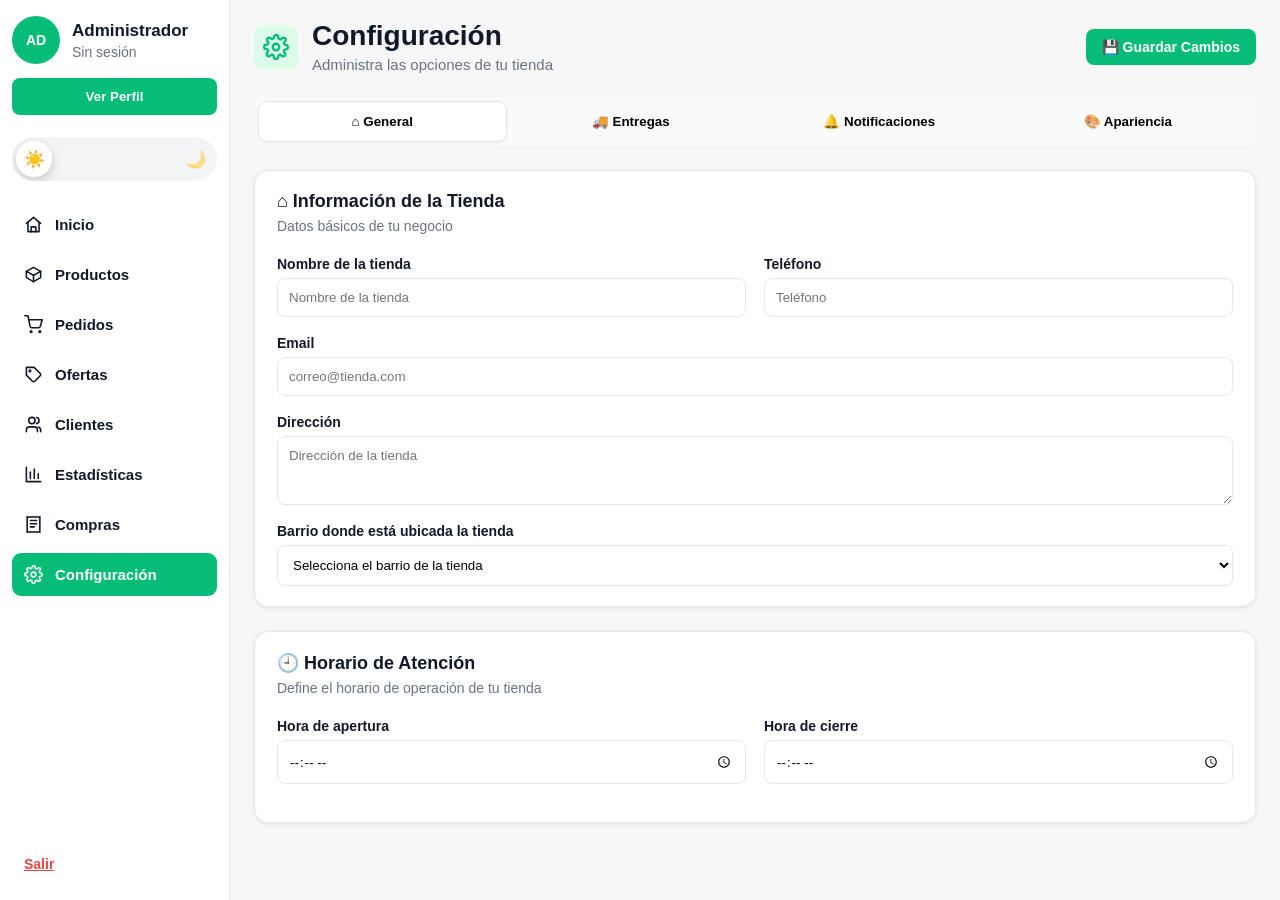
<file: tiendasuperwao/configuracion.html>
<!DOCTYPE html>
<html lang="es">
<head>
  <meta charset="UTF-8" />
  <meta name="viewport" content="width=device-width, initial-scale=1.0" />
  <title>Configuración</title>
  <link rel="stylesheet" href="styles.css" />
</head>
<body>

  <aside class="sidebar">
    <div class="admin-box">
  <div class="avatar" id="adminAvatar">AD</div>

  <div class="admin-info">
    <h3 id="adminName">Administrador</h3>
    <p id="adminEmail">Cargando...</p>
  </div>
</div>

<button class="profile-btn" id="openAdminProfile">
  Ver Perfil
</button>

    <nav class="menu">
      <a href="index.html">⌂ Inicio</a>
      <a href="productos.html">▣ Productos</a>
      <a href="pedidos.html">
        🛒 Pedidos
        <span class="badge" id="sidebarOrders">0</span>
      </a>
      <a href="ofertas.html">◇ Ofertas</a>
      <a href="clientes.html">
        👥 Clientes
        <span class="badge" id="sidebarClients">0</span>
      </a>
      <a href="estadisticas.html">▥ Estadísticas</a>
      <a href="compras.html">🧾 Compras</a>
      <a href="configuracion.html" class="active">⚙ Configuración</a>
    </nav>

    <a href="store-super-joven/index.html" class="logout-btn">Salir</a>
  </aside>

  <main class="main-content">

    <header class="page-header">
      <div class="title-box">
        <div class="title-icon">⚙</div>
        <div>
          <h1>Configuración</h1>
          <p>Administra las opciones de tu tienda</p>
        </div>
      </div>

      <button class="primary-btn" id="saveSettingsBtn">
        💾 Guardar Cambios
      </button>
    </header>

    <section class="config-tabs">
      <button class="config-tab active" data-tab="general">⌂ General</button>
      <button class="config-tab" data-tab="entregas">🚚 Entregas</button>
      <button class="config-tab" data-tab="notificaciones">🔔 Notificaciones</button>
      <button class="config-tab" data-tab="apariencia">🎨 Apariencia</button>
    </section>

    <!-- GENERAL -->
    <section class="config-content active" id="tab-general">
      <article class="panel">
        <h2>⌂ Información de la Tienda</h2>
        <p class="config-description">Datos básicos de tu negocio</p>

        <div class="config-form-grid two-columns">
          <label>
            Nombre de la tienda
            <input type="text" id="storeName" placeholder="Nombre de la tienda" />
          </label>

          <label>
            Teléfono
            <input type="text" id="storePhone" placeholder="Teléfono" />
          </label>
        </div>

        <label class="full-label">
          Email
          <input type="email" id="storeEmail" placeholder="correo@tienda.com" />
        </label>

        <label class="full-label">
          Dirección
          <textarea id="storeAddress" rows="3" placeholder="Dirección de la tienda"></textarea>
        </label>

        <label class="full-label">
          Barrio donde está ubicada la tienda
          <select id="storeNeighborhood">
            <option value="">Selecciona el barrio de la tienda</option>
          </select>
        </label>
      </article>

      <article class="panel">
        <h2>🕘 Horario de Atención</h2>
        <p class="config-description">Define el horario de operación de tu tienda</p>

        <div class="config-form-grid two-columns">
          <label>
            Hora de apertura
            <input type="time" id="openingTime" />
          </label>

          <label>
            Hora de cierre
            <input type="time" id="closingTime" />
          </label>
        </div>
      </article>
    </section>

    <!-- ENTREGAS -->
    <section class="config-content" id="tab-entregas">
      <article class="panel">
        <h2>🚚 Configuración de Entregas</h2>
        <p class="config-description">Opciones de delivery y pedidos</p>

        <div class="config-form-grid two-columns">
          <label>
            Envío mínimo ($)
            <input type="number" id="deliveryCost" min="0" step="0.01" placeholder="0.00" />
          </label>
        </div>

        <div class="switch-list">
          <div class="switch-row">
            <div>
              <h3>Envío gratis</h3>
              <p>Ofrecer envío gratis en compras mayores o iguales a un monto.</p>
            </div>

            <button class="config-switch" id="freeDeliverySwitch" type="button"></button>
          </div>

          <label class="free-delivery-minimum-row oculto" id="freeDeliveryMinimumRow">
            Monto mínimo para envío gratis ($)
            <input type="number" id="freeDeliveryMinimum" min="0" step="0.01" placeholder="Ej: 100000" />
            <small>Si la compra es mayor o igual a este valor, el envío será $0.</small>
          </label>

          <div class="switch-row">
            <div>
              <h3>Recogida en tienda</h3>
              <p>Permitir que los clientes recojan sus pedidos</p>
            </div>

            <button class="config-switch" id="pickupSwitch" type="button"></button>
          </div>
        </div>
      </article>
    </section>

    <!-- NOTIFICACIONES -->
    <section class="config-content" id="tab-notificaciones">
      <article class="panel">
        <h2>🔔 Notificaciones de la Tienda</h2>
        <p class="config-description">Configura qué notificaciones deseas recibir</p>

        <div class="switch-list">
          <div class="switch-row">
            <div>
              <h3>Nuevos pedidos</h3>
              <p>Recibir notificación cuando llegue un nuevo pedido</p>
            </div>

            <button class="config-switch" id="newOrdersSwitch" type="button"></button>
          </div>

          <div class="switch-row">
            <div>
              <h3>Stock bajo</h3>
              <p>Alerta cuando un producto tiene poco inventario</p>
            </div>

            <button class="config-switch" id="lowStockSwitch" type="button"></button>
          </div>

          <div class="switch-row">
            <div>
              <h3>Nuevos clientes</h3>
              <p>Notificar cuando se registre un nuevo cliente</p>
            </div>

            <button class="config-switch" id="newClientsSwitch" type="button"></button>
          </div>

          <div class="switch-row">
            <div>
              <h3>Reporte diario</h3>
              <p>Recibir resumen de ventas cada día</p>
            </div>

            <button class="config-switch" id="dailyReportSwitch" type="button"></button>
          </div>
        </div>
      </article>

      <article class="panel">
        <h2>Canales de Notificación</h2>
        <p class="config-description">Elige cómo quieres recibir las notificaciones</p>

        <div class="switch-list">
          <div class="switch-row">
            <div>
              <h3>Email</h3>
              <p>Recibir notificaciones por correo electrónico</p>
            </div>

            <button class="config-switch" id="emailChannelSwitch" type="button"></button>
          </div>

          <div class="switch-row">
            <div>
              <h3>Push del navegador</h3>
              <p>Recibir notificaciones push en el navegador</p>
            </div>

            <button class="config-switch" id="pushChannelSwitch" type="button"></button>
          </div>
        </div>
      </article>
    </section>

    <!-- APARIENCIA -->
    <section class="config-content" id="tab-apariencia">
      <article class="panel">
        <h2>🎨 Apariencia</h2>
        <p class="config-description">Personaliza el aspecto del panel de administración</p>

        <div class="appearance-options">
          <label>
            Tema
            <select id="themeSelect">
              <option value="light">Claro</option>
              <option value="dark">Oscuro</option>
            </select>
          </label>

          <label>
            Color principal
            <select id="mainColorSelect">
              <option value="green">Verde</option>
              <option value="blue">Azul</option>
              <option value="purple">Morado</option>
              <option value="red">Rojo</option>
            </select>
          </label>
        </div>

        <div class="switch-row compact-switch">
          <div>
            <h3>Modo compacto</h3>
            <p>Reducir el espaciado para mostrar más información</p>
          </div>

          <button class="config-switch" id="compactModeSwitch" type="button"></button>
        </div>
      </article>

      <article class="panel">
        <h2>🛡 Seguridad</h2>
        <p class="config-description">Opciones de seguridad de la cuenta</p>

        <div class="security-list">
          <div class="security-row">
            <div>
              <h3>Autenticación de dos factores</h3>
              <p>Añade una capa extra de seguridad a tu cuenta</p>
            </div>

            <button class="secondary-btn" data-security="twoFactor">
              Configurar
            </button>
          </div>

          <div class="security-row">
            <div>
              <h3>Cambiar contraseña</h3>
              <p>Actualiza tu contraseña regularmente</p>
            </div>

            <button class="secondary-btn" data-security="password">
              Cambiar
            </button>
          </div>

          <div class="security-row">
            <div>
              <h3>Sesiones activas</h3>
              <p>Gestiona los dispositivos conectados</p>
            </div>

            <button class="secondary-btn" data-security="sessions">
              Ver
            </button>
          </div>
        </div>
      </article>
    </section>

  </main>

  <div class="modal-overlay" id="settingsModal">
    <div class="modal">
      <button class="close-modal" id="closeSettingsModal">×</button>
      <h2 id="settingsModalTitle">Configuración</h2>
      <p class="modal-subtitle" id="settingsModalText">
        Acción realizada.
      </p>

      <div class="modal-actions">
        <button class="primary-btn" id="acceptSettingsModal">
          Aceptar
        </button>
      </div>
    </div>
  </div>
  <div class="modal-overlay" id="adminProfileModal">
  <div class="modal admin-profile-modal">
    <button class="close-modal" id="closeAdminProfile">×</button>

    <div class="admin-profile-header">
      <div class="avatar admin-profile-avatar" id="adminProfileAvatar">AD</div>

      <div>
        <h2 id="adminProfileFullName">Administrador</h2>
        <p id="adminProfileRole">Administrador</p>
      </div>
    </div>

    <p class="modal-subtitle">
      Información personal de la cuenta que está usando el panel.
    </p>

    <div class="admin-profile-grid">
      <label>
        Nombre
        <input type="text" id="adminProfileName" disabled>
      </label>

      <label>
        Apellido
        <input type="text" id="adminProfileLastName" disabled>
      </label>

      <label>
        Documento
        <input type="text" id="adminProfileDocument" disabled>
      </label>

      <label>
        Correo
        <input type="email" id="adminProfileEmail" disabled>
      </label>

      <label>
        Teléfono
        <input type="text" id="adminProfilePhone" disabled>
      </label>

      <label>
        Género
        <input type="text" id="adminProfileGender" disabled>
      </label>

      <label>
        Barrio
        <input type="text" id="adminProfileNeighborhood" disabled>
      </label>

      <label>
        Rol
        <input type="text" id="adminProfileRoleInput" disabled>
      </label>

      <label class="admin-profile-full">
        Dirección
        <textarea id="adminProfileAddress" rows="4" disabled></textarea>
      </label>
    </div>

    <div class="modal-actions">
      <button type="button" class="secondary-btn" id="closeAdminProfileBtn">
        Cerrar
      </button>
    </div>
  </div>
</div>
  <script src="admin-session.js"></script>
  <script src="configuracion.js"></script>
</body>
</html>
</file>
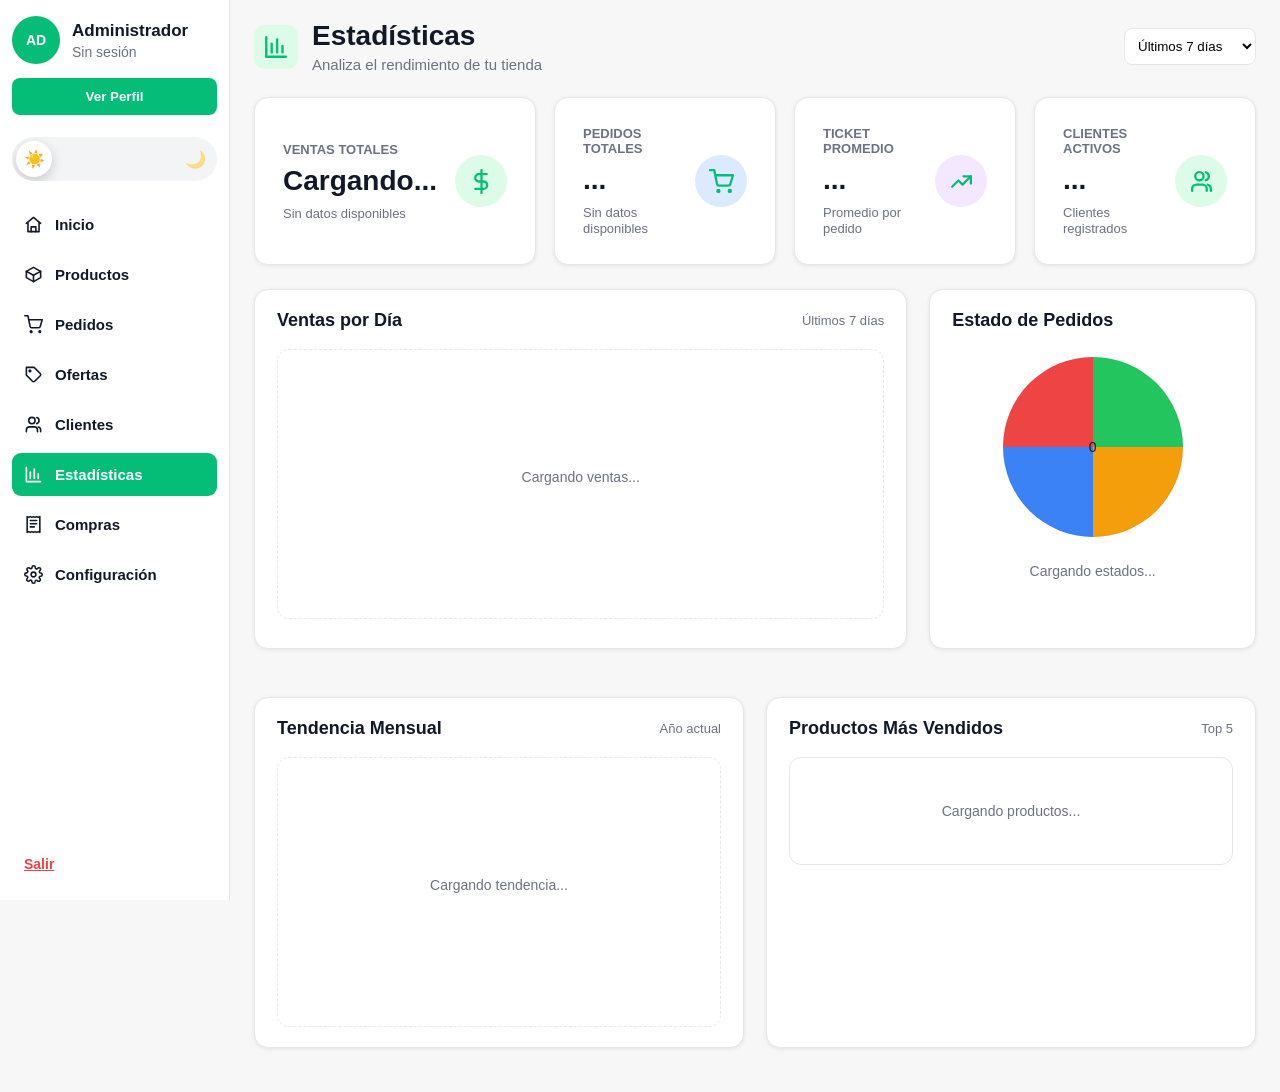
<file: tiendasuperwao/estadisticas.html>
<!DOCTYPE html>
<html lang="es">
<head>
  <meta charset="UTF-8" />
  <meta name="viewport" content="width=device-width, initial-scale=1.0" />
  <title>Estadísticas</title>
  <link rel="stylesheet" href="styles.css" />
</head>
<body>

  <aside class="sidebar">
    <div class="admin-box">
  <div class="avatar" id="adminAvatar">AD</div>

  <div class="admin-info">
    <h3 id="adminName">Administrador</h3>
    <p id="adminEmail">Cargando...</p>
  </div>
</div>

<button class="profile-btn" id="openAdminProfile">
  Ver Perfil
</button>

    <nav class="menu">
      <a href="index.html">⌂ Inicio</a>
      <a href="productos.html">▣ Productos</a>
      <a href="pedidos.html">
        🛒 Pedidos
        <span class="badge" id="sidebarOrders">0</span>
      </a>
      <a href="ofertas.html">◇ Ofertas</a>
      <a href="clientes.html">
        👥 Clientes
        <span class="badge" id="sidebarClients">0</span>
      </a>
      <a href="estadisticas.html" class="active">▥ Estadísticas</a>
      <a href="compras.html">🧾 Compras</a>
      <a href="configuracion.html">⚙ Configuración</a>
    </nav>

    <a href="store-super-joven/index.html" class="logout-btn">Salir</a>
  </aside>

  <main class="main-content">

    <header class="page-header">
      <div class="title-box">
        <div class="title-icon">▥</div>
        <div>
          <h1>Estadísticas</h1>
          <p>Analiza el rendimiento de tu tienda</p>
        </div>
      </div>

      <select id="statsRange">
        <option value="7">Últimos 7 días</option>
        <option value="30">Últimos 30 días</option>
        <option value="month">Este mes</option>
        <option value="year">Este año</option>
        <option value="all">Todo</option>
      </select>
    </header>

    <section class="analytics-summary-grid">
      <article class="analytics-card">
        <div>
          <p>VENTAS TOTALES</p>
          <h2 id="totalSalesStats">$0.00</h2>
          <small id="salesGrowthText">Sin datos disponibles</small>
        </div>
        <div class="analytics-icon green-bg">$</div>
      </article>

      <article class="analytics-card">
        <div>
          <p>PEDIDOS TOTALES</p>
          <h2 id="totalOrdersStats">0</h2>
          <small id="ordersGrowthText">Sin datos disponibles</small>
        </div>
        <div class="analytics-icon blue-bg">🛒</div>
      </article>

      <article class="analytics-card">
        <div>
          <p>TICKET PROMEDIO</p>
          <h2 id="averageTicketStats">$0.00</h2>
          <small>Promedio por pedido</small>
        </div>
        <div class="analytics-icon purple-bg">▦</div>
      </article>

      <article class="analytics-card">
        <div>
          <p>CLIENTES ACTIVOS</p>
          <h2 id="activeClientsStats">0</h2>
          <small>Clientes registrados</small>
        </div>
        <div class="analytics-icon green-bg">👥</div>
      </article>
    </section>

    <section class="analytics-main-grid">

      <article class="panel analytics-large-panel">
        <div class="panel-header compact">
          <h2>Ventas por Día</h2>
          <span class="mini-label" id="salesChartLabel">Últimos 7 días</span>
        </div>

        <div class="analytics-chart" id="dailySalesChart"></div>
      </article>

      <article class="panel analytics-side-panel">
        <h2>Estado de Pedidos</h2>

        <div class="status-chart-box">
          <div class="donut-placeholder" id="ordersDonut">
            <span>0</span>
          </div>
        </div>

        <div class="status-list" id="ordersStatusList"></div>
      </article>

    </section>

    <section class="analytics-bottom-grid">

      <article class="panel">
        <div class="panel-header compact">
          <h2>Tendencia Mensual</h2>
          <span class="mini-label">Año actual</span>
        </div>

        <div class="monthly-chart" id="monthlyTrendChart"></div>
      </article>

      <article class="panel">
        <div class="panel-header compact">
          <h2>Productos Más Vendidos</h2>
          <span class="mini-label">Top 5</span>
        </div>

        <div class="top-products-list" id="topProductsList"></div>
      </article>

    </section>

  </main>
  <div class="modal-overlay" id="adminProfileModal">
  <div class="modal admin-profile-modal">
    <button class="close-modal" id="closeAdminProfile">×</button>

    <div class="admin-profile-header">
      <div class="avatar admin-profile-avatar" id="adminProfileAvatar">AD</div>

      <div>
        <h2 id="adminProfileFullName">Administrador</h2>
        <p id="adminProfileRole">Administrador</p>
      </div>
    </div>

    <p class="modal-subtitle">
      Información personal de la cuenta que está usando el panel.
    </p>

    <div class="admin-profile-grid">
      <label>
        Nombre
        <input type="text" id="adminProfileName" disabled>
      </label>

      <label>
        Apellido
        <input type="text" id="adminProfileLastName" disabled>
      </label>

      <label>
        Documento
        <input type="text" id="adminProfileDocument" disabled>
      </label>

      <label>
        Correo
        <input type="email" id="adminProfileEmail" disabled>
      </label>

      <label>
        Teléfono
        <input type="text" id="adminProfilePhone" disabled>
      </label>

      <label>
        Género
        <input type="text" id="adminProfileGender" disabled>
      </label>

      <label>
        Barrio
        <input type="text" id="adminProfileNeighborhood" disabled>
      </label>

      <label>
        Rol
        <input type="text" id="adminProfileRoleInput" disabled>
      </label>

      <label class="admin-profile-full">
        Dirección
        <textarea id="adminProfileAddress" rows="4" disabled></textarea>
      </label>
    </div>

    <div class="modal-actions">
      <button type="button" class="secondary-btn" id="closeAdminProfileBtn">
        Cerrar
      </button>
    </div>
  </div>
</div>
  <script src="admin-session.js"></script>
  <script src="estadisticas.js"></script>
</body>
</html>
</file>
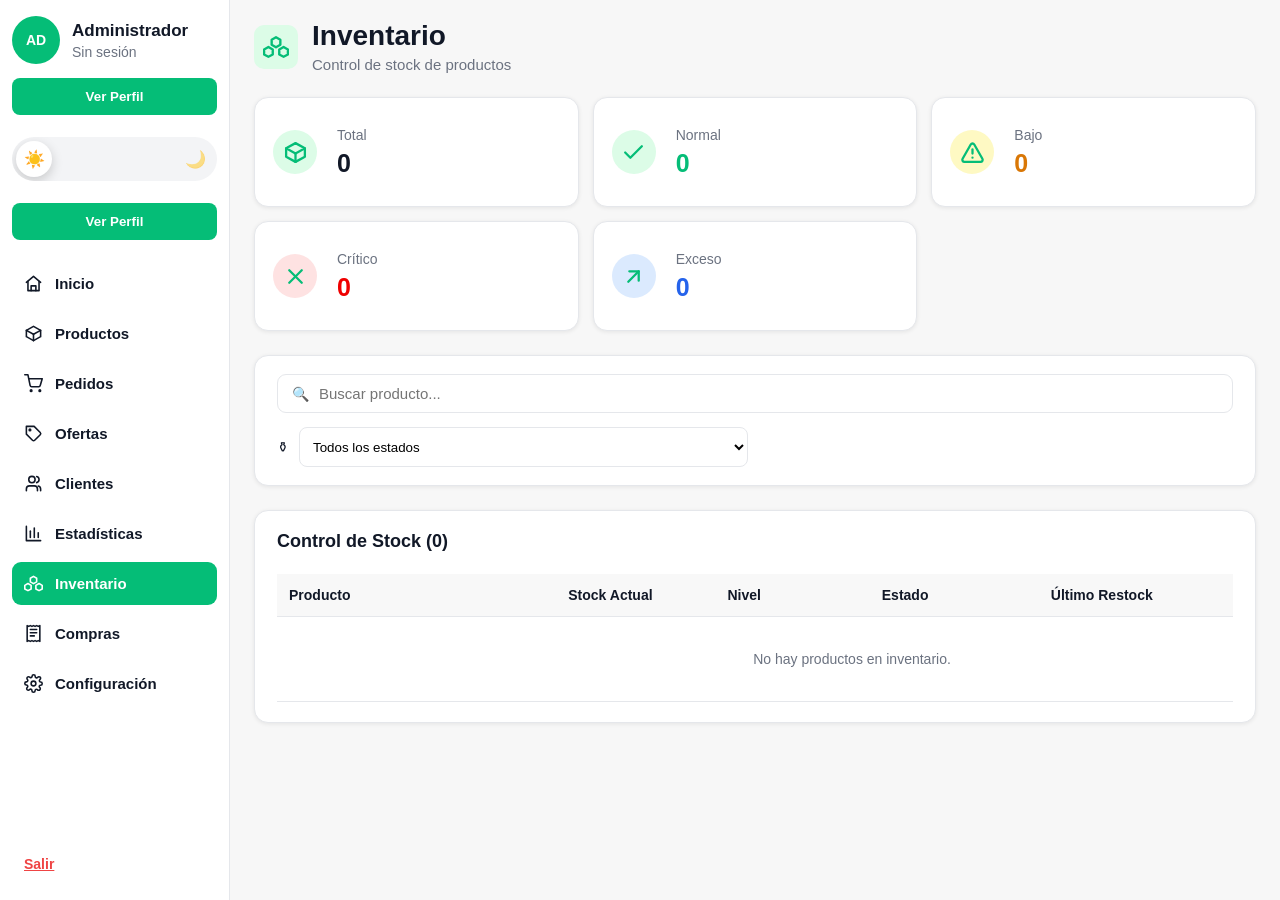
<file: tiendasuperwao/inventario.html>
<!DOCTYPE html>
<html lang="es">
<head>
  <meta charset="UTF-8" />
  <meta name="viewport" content="width=device-width, initial-scale=1.0" />
  <title>Inventario</title>
  <link rel="stylesheet" href="styles.css" />
</head>
<body>

  <aside class="sidebar">
    <div class="admin-box">
  <div class="avatar" id="adminAvatar">AD</div>

  <div class="admin-info">
    <h3 id="adminName">Administrador</h3>
    <p id="adminEmail">Cargando...</p>
  </div>
</div>

<button class="profile-btn" id="openAdminProfile">
  Ver Perfil
</button>

    <button class="profile-btn">Ver Perfil</button>

    <nav class="menu">
      <a href="index.html">⌂ Inicio</a>
      <a href="productos.html">▣ Productos</a>
      <a href="pedidos.html">
        🛒 Pedidos
        <span class="badge" id="sidebarOrders">0</span>
      </a>
      <a href="ofertas.html">◇ Ofertas</a>
      <a href="clientes.html">
        👥 Clientes
        <span class="badge" id="sidebarClients">0</span>
      </a>
      <a href="estadisticas.html">▥ Estadísticas</a>
      <a href="inventario.html" class="active">✤ Inventario</a>
      <a href="compras.html">🧾 Compras</a>
      <a href="configuracion.html">⚙ Configuración</a>
    </nav>

    <a href="store-super-joven/index.html" class="logout-btn">Salir</a>
  </aside>

  <main class="main-content">

    <header class="page-header">
      <div class="title-box">
        <div class="title-icon">✤</div>
        <div>
          <h1>Inventario</h1>
          <p>Control de stock de productos</p>
        </div>
      </div>
    </header>

    <section class="inventory-summary-grid">
      <article class="inventory-card">
        <div class="inventory-icon green-bg">▣</div>
        <div>
          <p>Total</p>
          <h2 id="inventoryTotal">0</h2>
        </div>
      </article>

      <article class="inventory-card">
        <div class="inventory-icon green-bg">✓</div>
        <div>
          <p>Normal</p>
          <h2 class="green-text" id="inventoryNormal">0</h2>
        </div>
      </article>

      <article class="inventory-card">
        <div class="inventory-icon yellow-bg">⚠</div>
        <div>
          <p>Bajo</p>
          <h2 class="yellow-text" id="inventoryLow">0</h2>
        </div>
      </article>

      <article class="inventory-card">
        <div class="inventory-icon red-bg">×</div>
        <div>
          <p>Crítico</p>
          <h2 class="red-text" id="inventoryCritical">0</h2>
        </div>
      </article>

      <article class="inventory-card">
        <div class="inventory-icon blue-bg">↗</div>
        <div>
          <p>Exceso</p>
          <h2 class="blue-text" id="inventoryExcess">0</h2>
        </div>
      </article>
    </section>

    <section class="inventory-alert" id="inventoryAlert">
      <strong>⚠ Alerta de Inventario</strong>
      <p id="inventoryAlertText">No hay alertas de inventario.</p>
    </section>

    <section class="filter-panel">
      <div class="search-wide">
        <span>🔍</span>
        <input 
          type="text" 
          id="inventorySearch" 
          placeholder="Buscar producto..."
        />
      </div>

      <div class="filter-box">
        <span>⚱</span>
        <select id="inventoryStatusFilter">
          <option value="all">Todos los estados</option>
          <option value="Normal">Normal</option>
          <option value="Stock Bajo">Stock Bajo</option>
          <option value="Crítico">Crítico</option>
          <option value="Exceso">Exceso</option>
        </select>
      </div>
    </section>

    <section class="panel">
      <h2>Control de Stock (<span id="inventoryCountLabel">0</span>)</h2>

      <div class="table-wrapper products-table-wrapper">
        <table>
          <thead>
            <tr>
              <th>Producto</th>
              <th>Stock Actual</th>
              <th>Nivel</th>
              <th>Estado</th>
              <th>Último Restock</th>
              <th>Acciones</th>
            </tr>
          </thead>

          <tbody id="inventoryTable"></tbody>
        </table>
      </div>
    </section>

  </main>

  <div class="modal-overlay" id="stockModal">
    <div class="modal stock-modal">
      <button class="close-modal" id="closeStockModal">×</button>

      <h2>Ajustar Stock</h2>
      <p class="modal-subtitle" id="stockModalSubtitle">
        Ajusta el inventario del producto
      </p>

      <div class="stock-current-box">
        <div>
          <p>Stock actual:</p>
          <h3 id="currentStockValue">0</h3>
        </div>

        <div class="stock-minmax">
          <span>Mínimo: <strong id="modalMinStock">0</strong></span>
          <span>Máximo: <strong id="modalMaxStock">0</strong></span>
        </div>
      </div>

      <form id="stockForm">
        <div>
          <p class="form-label">Tipo de ajuste</p>

          <div class="stock-adjust-type">
            <button type="button" class="adjust-type-btn active" id="addStockBtn">
              + Añadir
            </button>

            <button type="button" class="adjust-type-btn" id="removeStockBtn">
              − Retirar
            </button>
          </div>
        </div>

        <label>
          Cantidad
          <input 
            type="number" 
            id="stockAmount" 
            min="1" 
            placeholder="Ingresa la cantidad" 
            required
          />
        </label>

        <div class="modal-actions">
          <button type="button" class="secondary-btn" id="cancelStockModal">
            Cancelar
          </button>
          <button type="submit" class="primary-btn">
            Confirmar Ajuste
          </button>
        </div>
      </form>
    </div>
  </div>
  <div class="modal-overlay" id="adminProfileModal">
  <div class="modal admin-profile-modal">
    <button class="close-modal" id="closeAdminProfile">×</button>

    <div class="admin-profile-header">
      <div class="avatar admin-profile-avatar" id="adminProfileAvatar">AD</div>

      <div>
        <h2 id="adminProfileFullName">Administrador</h2>
        <p id="adminProfileRole">Administrador</p>
      </div>
    </div>

    <p class="modal-subtitle">
      Información personal de la cuenta que está usando el panel.
    </p>

    <div class="admin-profile-grid">
      <label>
        Nombre
        <input type="text" id="adminProfileName" disabled>
      </label>

      <label>
        Apellido
        <input type="text" id="adminProfileLastName" disabled>
      </label>

      <label>
        Documento
        <input type="text" id="adminProfileDocument" disabled>
      </label>

      <label>
        Correo
        <input type="email" id="adminProfileEmail" disabled>
      </label>

      <label>
        Teléfono
        <input type="text" id="adminProfilePhone" disabled>
      </label>

      <label>
        Género
        <input type="text" id="adminProfileGender" disabled>
      </label>

      <label>
        Barrio
        <input type="text" id="adminProfileNeighborhood" disabled>
      </label>

      <label>
        Rol
        <input type="text" id="adminProfileRoleInput" disabled>
      </label>

      <label class="admin-profile-full">
        Dirección
        <textarea id="adminProfileAddress" rows="4" disabled></textarea>
      </label>
    </div>

    <div class="modal-actions">
      <button type="button" class="secondary-btn" id="closeAdminProfileBtn">
        Cerrar
      </button>
    </div>
  </div>
</div>
  <script src="admin-session.js"></script>
  <script src="inventario.js"></script>
</body>
</html>
</file>
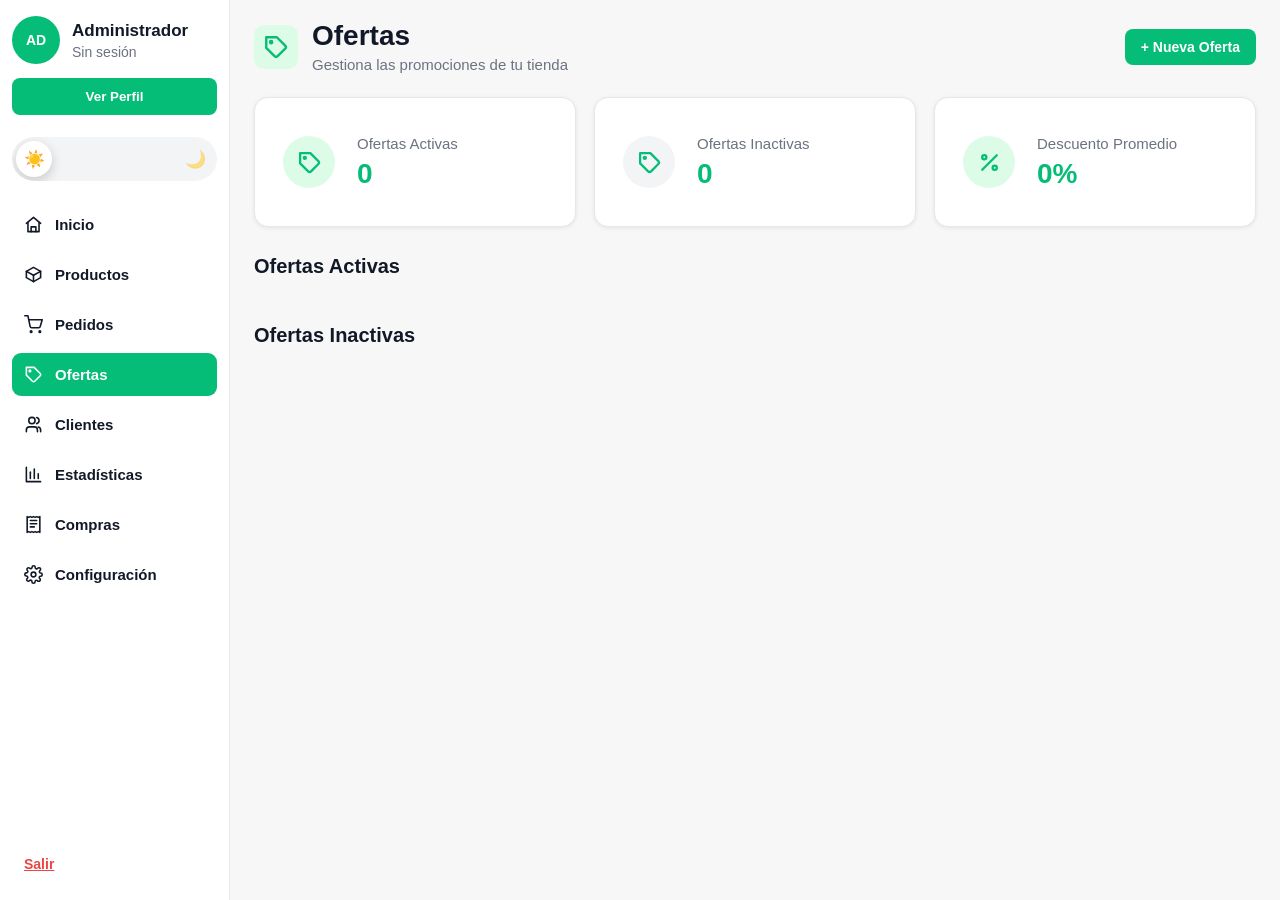
<file: tiendasuperwao/ofertas.html>
<!DOCTYPE html>
<html lang="es">
<head>
  <meta charset="UTF-8" />
  <meta name="viewport" content="width=device-width, initial-scale=1.0" />
  <title>Ofertas</title>
  <link rel="stylesheet" href="styles.css" />
</head>
<body>

  <aside class="sidebar">
    <div class="admin-box">
      <div class="avatar" id="adminAvatar">AD</div>

      <div class="admin-info">
        <h3 id="adminName">Administrador</h3>
        <p id="adminEmail">Cargando...</p>
      </div>
    </div>

    <button class="profile-btn" id="openAdminProfile">
      Ver Perfil
    </button>

    <nav class="menu">
      <a href="index.html">⌂ Inicio</a>
      <a href="productos.html">▣ Productos</a>
      <a href="pedidos.html">
        🛒 Pedidos
        <span class="badge" id="sidebarOrders">0</span>
      </a>
      <a href="ofertas.html" class="active">◇ Ofertas</a>
      <a href="clientes.html">
        👥 Clientes
        <span class="badge" id="sidebarClients">0</span>
      </a>
      <a href="estadisticas.html">▥ Estadísticas</a>
      <a href="compras.html">🧾 Compras</a>
      <a href="configuracion.html">⚙ Configuración</a>
    </nav>

    <a href="store-super-joven/index.html" class="logout-btn">Salir</a>
  </aside>

  <main class="main-content">

    <header class="page-header">
      <div class="title-box">
        <div class="title-icon">◇</div>
        <div>
          <h1>Ofertas</h1>
          <p>Gestiona las promociones de tu tienda</p>
        </div>
      </div>

      <button class="primary-btn" id="openOfferModal">
        + Nueva Oferta
      </button>
    </header>

    <section class="offers-summary-grid">
      <article class="offer-summary-card">
        <div class="offer-summary-icon green-bg">◇</div>
        <div>
          <p>Ofertas Activas</p>
          <h2 id="activeOffersCount">0</h2>
        </div>
      </article>

      <article class="offer-summary-card">
        <div class="offer-summary-icon gray-bg">◇</div>
        <div>
          <p>Ofertas Inactivas</p>
          <h2 id="inactiveOffersCount">0</h2>
        </div>
      </article>

      <article class="offer-summary-card">
        <div class="offer-summary-icon green-bg">%</div>
        <div>
          <p>Descuento Promedio</p>
          <h2 id="averageDiscount">0%</h2>
        </div>
      </article>
    </section>

    <section class="offers-section">
      <h2>Ofertas Activas</h2>
      <div class="offers-grid" id="activeOffersGrid"></div>
    </section>

    <section class="offers-section">
      <h2>Ofertas Inactivas</h2>
      <div class="offers-grid" id="inactiveOffersGrid"></div>
    </section>

  </main>

  <div class="modal-overlay" id="offerModal">
    <div class="modal">
      <button class="close-modal" id="closeOfferModal">×</button>

      <h2 id="offerModalTitle">Nueva Oferta</h2>
      <p class="modal-subtitle">Selecciona un producto registrado en la base de datos.</p>

      <form id="offerForm">
        <label>
          Producto
          <select id="offerProductSelect" required>
            <option value="">Selecciona un producto</option>
          </select>
        </label>

        <label>
          Precio original
          <input type="number" id="offerOriginalPrice" step="0.01" min="0" readonly required />
        </label>

        <label>
          Precio oferta
          <input type="number" id="offerPrice" step="0.01" min="0" required />
        </label>

        <label>
          Válido hasta
          <input type="date" id="offerValidUntil" required />
        </label>

        <label>
          Estado
          <select id="offerActive">
            <option value="activa">Activa</option>
            <option value="inactiva">Inactiva</option>
          </select>
        </label>

        <div class="modal-actions">
          <button type="button" class="secondary-btn" id="cancelOfferModal">
            Cancelar
          </button>
          <button type="submit" class="primary-btn">
            Guardar
          </button>
        </div>
      </form>
    </div>
  </div>

  <div class="modal-overlay" id="adminProfileModal">
    <div class="modal admin-profile-modal">
      <button class="close-modal" id="closeAdminProfile">×</button>

      <div class="admin-profile-header">
        <div class="avatar admin-profile-avatar" id="adminProfileAvatar">AD</div>

        <div>
          <h2 id="adminProfileFullName">Administrador</h2>
          <p id="adminProfileRole">Administrador</p>
        </div>
      </div>

      <p class="modal-subtitle">
        Información personal de la cuenta que está usando el panel.
      </p>

      <div class="admin-profile-grid">
        <label>
          Nombre
          <input type="text" id="adminProfileName" disabled>
        </label>

        <label>
          Apellido
          <input type="text" id="adminProfileLastName" disabled>
        </label>

        <label>
          Documento
          <input type="text" id="adminProfileDocument" disabled>
        </label>

        <label>
          Correo
          <input type="email" id="adminProfileEmail" disabled>
        </label>

        <label>
          Teléfono
          <input type="text" id="adminProfilePhone" disabled>
        </label>

        <label>
          Género
          <input type="text" id="adminProfileGender" disabled>
        </label>

        <label>
          Barrio
          <input type="text" id="adminProfileNeighborhood" disabled>
        </label>

        <label>
          Rol
          <input type="text" id="adminProfileRoleInput" disabled>
        </label>

        <label class="admin-profile-full">
          Dirección
          <textarea id="adminProfileAddress" rows="4" disabled></textarea>
        </label>
      </div>

      <div class="modal-actions">
        <button type="button" class="secondary-btn" id="closeAdminProfileBtn">
          Cerrar
        </button>
      </div>
    </div>
  </div>

  <script src="admin-session.js"></script>
  <script src="ofertas.js"></script>
</body>
</html>
</file>
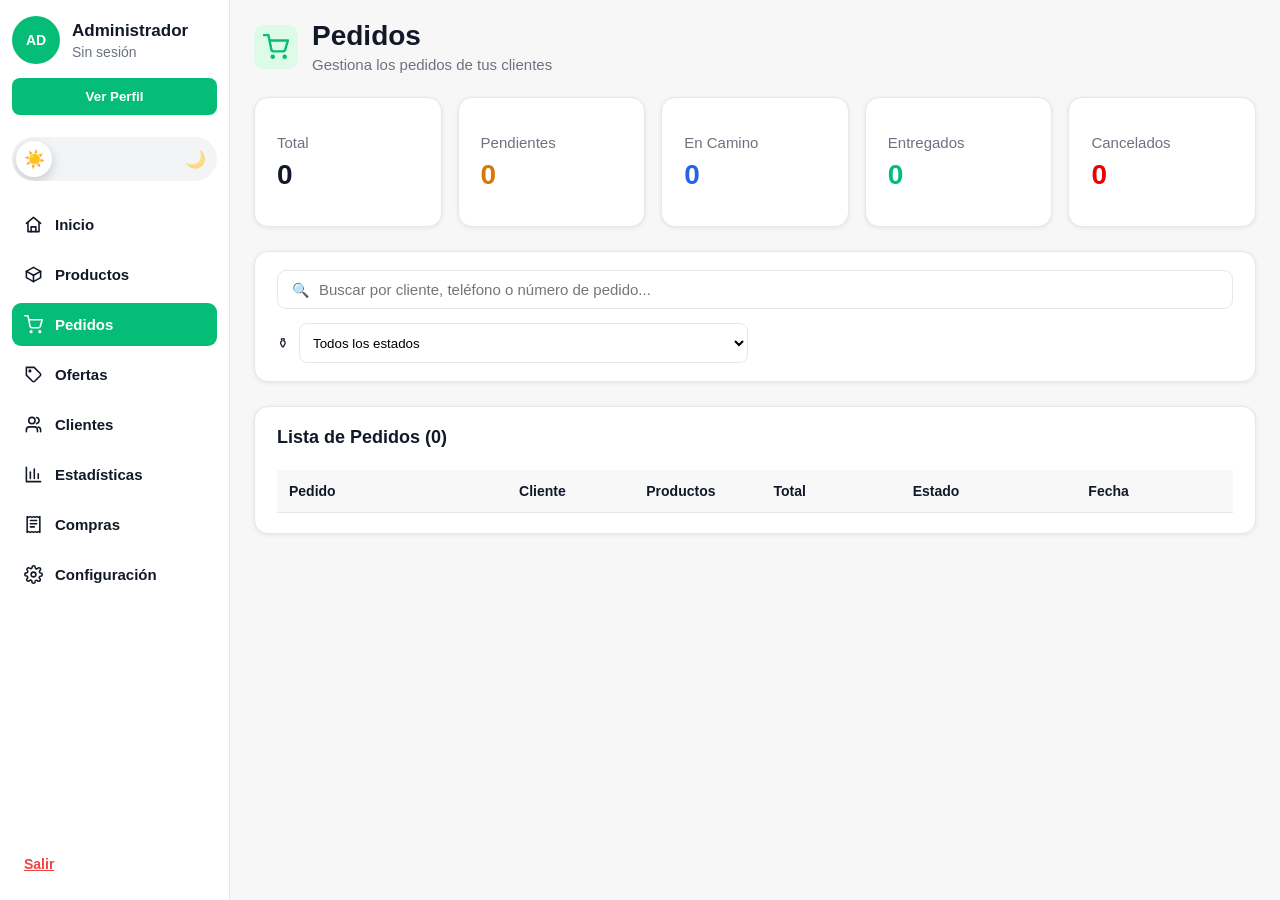
<file: tiendasuperwao/pedidos.html>
<!DOCTYPE html>
<html lang="es">
<head>
  <meta charset="UTF-8" />
  <meta name="viewport" content="width=device-width, initial-scale=1.0" />
  <title>Pedidos</title>
  <link rel="stylesheet" href="styles.css" />
</head>
<body>

  <aside class="sidebar">
    <div class="admin-box">
      <div class="avatar" id="adminAvatar">AD</div>

      <div class="admin-info">
        <h3 id="adminName">Administrador</h3>
        <p id="adminEmail">Cargando...</p>
      </div>
    </div>

    <button class="profile-btn" id="openAdminProfile">
      Ver Perfil
    </button>

    <nav class="menu">
      <a href="index.html">⌂ Inicio</a>
      <a href="productos.html">▣ Productos</a>

      <a href="pedidos.html" class="active">
        🛒 Pedidos
        <span class="badge" id="sidebarOrders">0</span>
      </a>

      <a href="ofertas.html">◇ Ofertas</a>

      <a href="clientes.html">
        👥 Clientes
        <span class="badge" id="sidebarClients">0</span>
      </a>

      <a href="estadisticas.html">▥ Estadísticas</a>
      <a href="compras.html">🧾 Compras</a>
      <a href="configuracion.html">⚙ Configuración</a>
    </nav>

    <a href="store-super-joven/index.html" class="logout-btn">Salir</a>
  </aside>

  <main class="main-content">

    <header class="page-header">
      <div class="title-box">
        <div class="title-icon">🛒</div>

        <div>
          <h1>Pedidos</h1>
          <p>Gestiona los pedidos de tus clientes</p>
        </div>
      </div>
    </header>

    <section class="orders-summary-grid">
      <article class="order-summary-card">
        <p>Total</p>
        <h2 id="totalOrders">0</h2>
      </article>

      <article class="order-summary-card">
        <p>Pendientes</p>
        <h2 class="yellow-text" id="pendingOrders">0</h2>
      </article>

      <article class="order-summary-card">
        <p>En Camino</p>
        <h2 class="blue-text" id="shippingOrders">0</h2>
      </article>

      <article class="order-summary-card">
        <p>Entregados</p>
        <h2 class="green-text" id="deliveredOrders">0</h2>
      </article>

      <article class="order-summary-card">
        <p>Cancelados</p>
        <h2 class="red-text" id="cancelledOrders">0</h2>
      </article>
    </section>

    <section class="filter-panel">
      <div class="search-wide">
        <span>🔍</span>
        <input 
          type="text" 
          id="orderSearch" 
          placeholder="Buscar por cliente, teléfono o número de pedido..."
        />
      </div>

      <div class="filter-box">
        <span>⚱</span>

        <select id="statusFilter">
          <option value="all">Todos los estados</option>
          <option value="pendiente">Pendiente</option>
          <option value="en_camino">En camino</option>
          <option value="entregado">Entregado</option>
          <option value="cancelado">Cancelado</option>
        </select>
      </div>
    </section>

    <section class="panel">
      <h2>Lista de Pedidos (<span id="ordersTotalLabel">0</span>)</h2>

      <div class="table-wrapper products-table-wrapper">
        <table>
          <thead>
            <tr>
              <th>Pedido</th>
              <th>Cliente</th>
              <th>Productos</th>
              <th>Total</th>
              <th>Estado</th>
              <th>Fecha</th>
              <th>Acciones</th>
            </tr>
          </thead>

          <tbody id="ordersTable"></tbody>
        </table>
      </div>
    </section>

  </main>

  <div class="modal-overlay" id="orderModal">
    <div class="modal order-modal">
      <button class="close-modal" id="closeOrderModal">×</button>

      <h2 id="orderModalTitle">Detalle del Pedido</h2>
      <p class="modal-subtitle">Información completa del pedido</p>

      <div class="modal-section">
        <h3>👤 Información del Cliente</h3>

        <div class="client-info-box">
          <h4 id="modalClientName">Cliente</h4>
          <p id="modalClientPhone">Teléfono</p>
          <p id="modalClientAddress">Dirección</p>
        </div>
      </div>

      <div class="modal-section">
        <h3>▣ Productos</h3>
        <div class="order-products-list" id="modalProductsList"></div>
      </div>

      <div class="order-total-row">
        <span>Total</span>
        <strong id="modalOrderTotal">$0</strong>
      </div>

      <div class="order-info-row">
        <span>📅 Fecha</span>
        <strong id="modalOrderDate">-</strong>
      </div>

      <div class="order-info-row">
        <span>Estado</span>
        <span id="modalOrderStatusBadge"></span>
      </div>

      <hr class="modal-divider" />

      <label>
        Cambiar estado del pedido:
        <select id="modalStatusSelect">
          <option value="pendiente">Pendiente</option>
          <option value="en_camino">En camino</option>
          <option value="entregado">Entregado</option>
          <option value="cancelado">Cancelado</option>
        </select>
      </label>
    </div>
  </div>

  <div class="modal-overlay" id="adminProfileModal">
    <div class="modal admin-profile-modal">
      <button class="close-modal" id="closeAdminProfile">×</button>

      <div class="admin-profile-header">
        <div class="avatar admin-profile-avatar" id="adminProfileAvatar">AD</div>

        <div>
          <h2 id="adminProfileFullName">Administrador</h2>
          <p id="adminProfileRole">Administrador</p>
        </div>
      </div>

      <p class="modal-subtitle">
        Información personal de la cuenta que está usando el panel.
      </p>

      <div class="admin-profile-grid">
        <label>
          Nombre
          <input type="text" id="adminProfileName" disabled>
        </label>

        <label>
          Apellido
          <input type="text" id="adminProfileLastName" disabled>
        </label>

        <label>
          Documento
          <input type="text" id="adminProfileDocument" disabled>
        </label>

        <label>
          Correo
          <input type="email" id="adminProfileEmail" disabled>
        </label>

        <label>
          Teléfono
          <input type="text" id="adminProfilePhone" disabled>
        </label>

        <label>
          Género
          <input type="text" id="adminProfileGender" disabled>
        </label>

        <label>
          Barrio
          <input type="text" id="adminProfileNeighborhood" disabled>
        </label>

        <label>
          Rol
          <input type="text" id="adminProfileRoleInput" disabled>
        </label>

        <label class="admin-profile-full">
          Dirección
          <textarea id="adminProfileAddress" rows="4" disabled></textarea>
        </label>
      </div>

      <div class="modal-actions">
        <button type="button" class="secondary-btn" id="closeAdminProfileBtn">
          Cerrar
        </button>
      </div>
    </div>
  </div>

  <script src="admin-session.js"></script>
  <script src="pedidos.js"></script>
</body>
</html>
</file>
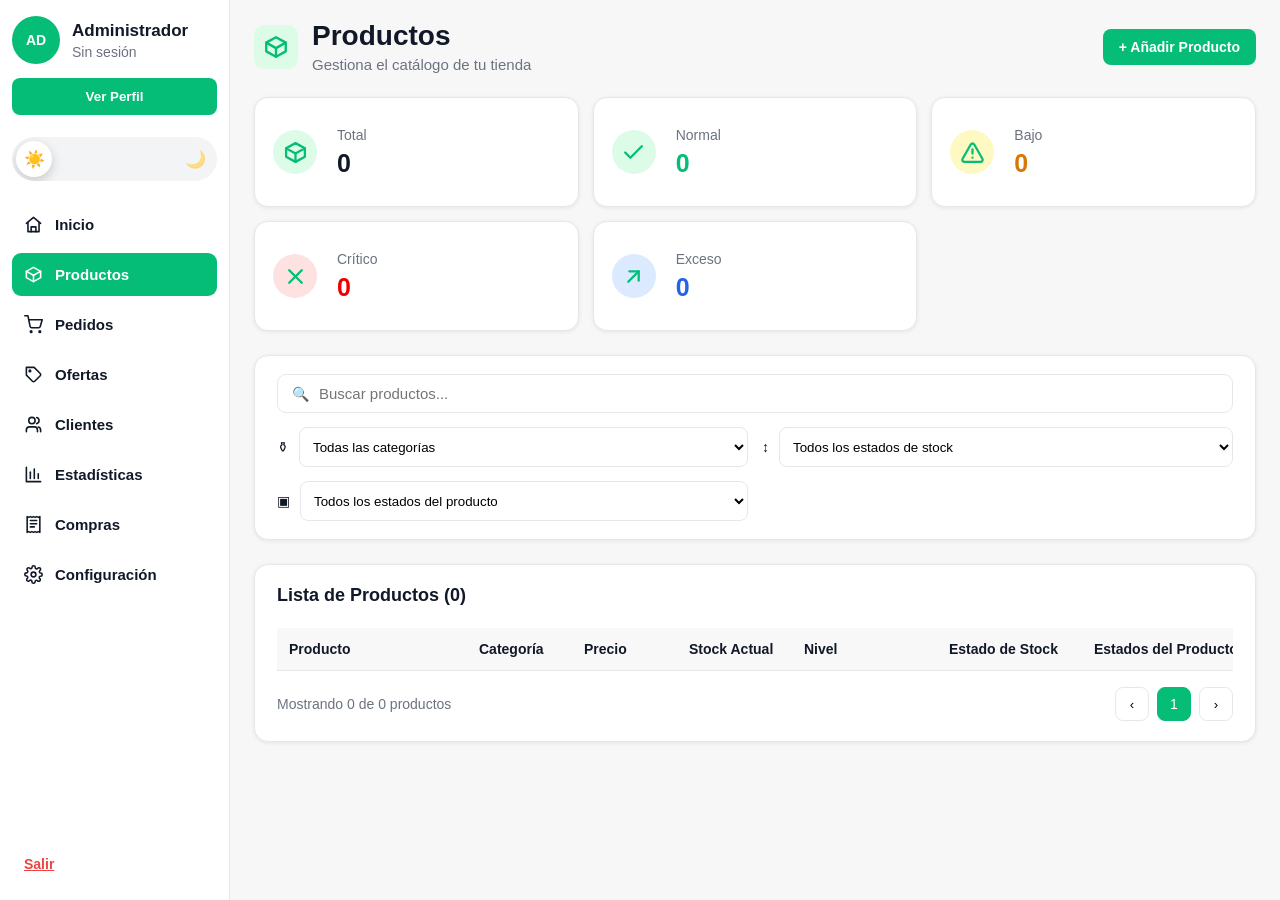
<file: tiendasuperwao/productos.html>
<!DOCTYPE html>
<html lang="es">
<head>
  <meta charset="UTF-8" />
  <meta name="viewport" content="width=device-width, initial-scale=1.0" />
  <title>Productos</title>
  <link rel="stylesheet" href="styles.css" />
</head>
<body>

  <aside class="sidebar">
    <div class="admin-box">
      <div class="avatar" id="adminAvatar">AD</div>

      <div class="admin-info">
        <h3 id="adminName">Administrador</h3>
        <p id="adminEmail">Cargando...</p>
      </div>
    </div>

    <button class="profile-btn" id="openAdminProfile">
      Ver Perfil
    </button>

    <nav class="menu">
      <a href="index.html">⌂ Inicio</a>
      <a href="productos.html" class="active">▣ Productos</a>
      <a href="pedidos.html">
        🛒 Pedidos
        <span class="badge" id="sidebarOrders">0</span>
      </a>
      <a href="ofertas.html">◇ Ofertas</a>
      <a href="clientes.html">
        👥 Clientes
        <span class="badge" id="sidebarClients">0</span>
      </a>
      <a href="estadisticas.html">▥ Estadísticas</a>
      <a href="compras.html">🧾 Compras</a>
      <a href="configuracion.html">⚙ Configuración</a>
    </nav>

    <a href="store-super-joven/index.html" class="logout-btn">Salir</a>
  </aside>

  <main class="main-content">

    <header class="page-header">
      <div class="title-box">
        <div class="title-icon">▣</div>
        <div>
          <h1>Productos</h1>
          <p>Gestiona el catálogo de tu tienda</p>
        </div>
      </div>

      <button class="primary-btn" id="openAddProduct">
        + Añadir Producto
      </button>
    </header>

    <section class="inventory-summary-grid products-inventory-summary">
      <article class="inventory-card">
        <div class="inventory-icon green-bg">▣</div>
        <div>
          <p>Total</p>
          <h2 id="productsInventoryTotal">0</h2>
        </div>
      </article>

      <article class="inventory-card">
        <div class="inventory-icon green-bg">✓</div>
        <div>
          <p>Normal</p>
          <h2 class="green-text" id="productsInventoryNormal">0</h2>
        </div>
      </article>

      <article class="inventory-card">
        <div class="inventory-icon yellow-bg">⚠</div>
        <div>
          <p>Bajo</p>
          <h2 class="yellow-text" id="productsInventoryLow">0</h2>
        </div>
      </article>

      <article class="inventory-card">
        <div class="inventory-icon red-bg">×</div>
        <div>
          <p>Crítico</p>
          <h2 class="red-text" id="productsInventoryCritical">0</h2>
        </div>
      </article>

      <article class="inventory-card">
        <div class="inventory-icon blue-bg">↗</div>
        <div>
          <p>Exceso</p>
          <h2 class="blue-text" id="productsInventoryExcess">0</h2>
        </div>
      </article>
    </section>

    <section class="filter-panel">
      <div class="search-wide">
        <span>🔍</span>
        <input 
          type="text" 
          id="productSearch" 
          placeholder="Buscar productos..."
        />
      </div>

      <div class="filter-box">
        <span>⚱</span>
        <select id="categoryFilter">
          <option value="all">Todas las categorías</option>
        </select>
      </div>

      <div class="filter-box">
        <span>↕</span>
        <select id="stockStatusFilter">
          <option value="all">Todos los estados de stock</option>
          <option value="Normal">Normal</option>
          <option value="Stock Bajo">Stock Bajo</option>
          <option value="Crítico">Crítico</option>
          <option value="Exceso">Exceso</option>
        </select>
      </div>

      <div class="filter-box product-state-filter">
        <span>▣</span>
        <select id="productStateFilter">
          <option value="all">Todos los estados del producto</option>
          <option value="activo">Activos</option>
          <option value="inactivo">Inactivos</option>
          <option value="destacado">Destacados</option>
          <option value="oferta">En oferta</option>
          <option value="proveedor">Con proveedor</option>
          <option value="sin_proveedor">Sin proveedor</option>
        </select>
      </div>
    </section>

    <section class="panel">
      <h2>Lista de Productos (<span id="productsTotal">0</span>)</h2>

      <div class="table-wrapper products-table-wrapper">
        <table>
          <thead>
            <tr>
              <th>Producto</th>
              <th>Categoría</th>
              <th>Precio</th>
              <th>Stock Actual</th>
              <th>Nivel</th>
              <th>Estado de Stock</th>
              <th>Estados del Producto</th>
              <th>Acciones</th>
            </tr>
          </thead>

          <tbody id="productsTable"></tbody>
        </table>
      </div>

      <div class="table-footer">
        <p id="productsCounter">Mostrando 0 de 0 productos</p>

        <div class="pagination">
          <button id="prevPage">‹</button>
          <span id="currentPage">1</span>
          <button id="nextPage">›</button>
        </div>
      </div>
    </section>

  </main>

  <div class="modal-overlay" id="productModal">
    <div class="modal product-modal">
      <button class="close-modal" id="closeProductModal">×</button>

      <h2 id="modalTitle">Añadir Producto</h2>
      <p class="modal-subtitle">Completa la información del producto</p>

      <form id="productForm">

        <label>
          Nombre del producto
          <input type="text" id="productName" required />
        </label>

        <label>
          Categoría
          <select id="productCategory">
            <option value="">Sin categoría</option>
          </select>
        </label>

        <label>
          Precio
          <input type="number" id="productPrice" step="0.01" min="0" required />
        </label>

        <div class="product-stock-settings">
          <label>
            Stock actual
            <input type="number" id="productStock" min="0" required />
          </label>

          <label>
            Stock mínimo
            <input type="number" id="productMinStock" min="0" value="10" required />
          </label>

          <label>
            Stock máximo
            <input type="number" id="productMaxStock" min="1" value="100" required />
          </label>
        </div>

        <div class="form-section-title">
          Estado del producto
        </div>

        <div class="product-status-grid">
          <label>
            Destacado
            <select id="productFeatured">
              <option value="false">No</option>
              <option value="true">Sí</option>
            </select>
          </label>
<label>
            Activo para la venta
            <select id="productStatus">
              <option value="activo">Sí</option>
              <option value="inactivo">No</option>
            </select>
          </label>
        </div>

        <div class="modal-actions">
          <button type="button" class="secondary-btn" id="cancelProductModal">
            Cancelar
          </button>
          <button type="submit" class="primary-btn">
            Guardar
          </button>
        </div>

      </form>
    </div>
  </div>

  <div class="modal-overlay" id="adminProfileModal">
    <div class="modal admin-profile-modal">
      <button class="close-modal" id="closeAdminProfile">×</button>

      <div class="admin-profile-header">
        <div class="avatar admin-profile-avatar" id="adminProfileAvatar">AD</div>

        <div>
          <h2 id="adminProfileFullName">Administrador</h2>
          <p id="adminProfileRole">Administrador</p>
        </div>
      </div>

      <p class="modal-subtitle">
        Información personal de la cuenta que está usando el panel.
      </p>

      <div class="admin-profile-grid">
        <label>
          Nombre
          <input type="text" id="adminProfileName" disabled>
        </label>

        <label>
          Apellido
          <input type="text" id="adminProfileLastName" disabled>
        </label>

        <label>
          Documento
          <input type="text" id="adminProfileDocument" disabled>
        </label>

        <label>
          Correo
          <input type="email" id="adminProfileEmail" disabled>
        </label>

        <label>
          Teléfono
          <input type="text" id="adminProfilePhone" disabled>
        </label>

        <label>
          Género
          <input type="text" id="adminProfileGender" disabled>
        </label>

        <label>
          Barrio
          <input type="text" id="adminProfileNeighborhood" disabled>
        </label>

        <label>
          Rol
          <input type="text" id="adminProfileRoleInput" disabled>
        </label>

        <label class="admin-profile-full">
          Dirección
          <textarea id="adminProfileAddress" rows="4" disabled></textarea>
        </label>
      </div>

      <div class="modal-actions">
        <button type="button" class="secondary-btn" id="closeAdminProfileBtn">
          Cerrar
        </button>
      </div>
    </div>
  </div>

  <script src="admin-session.js"></script>
  <script src="productos.js"></script>
</body>
</html>
</file>
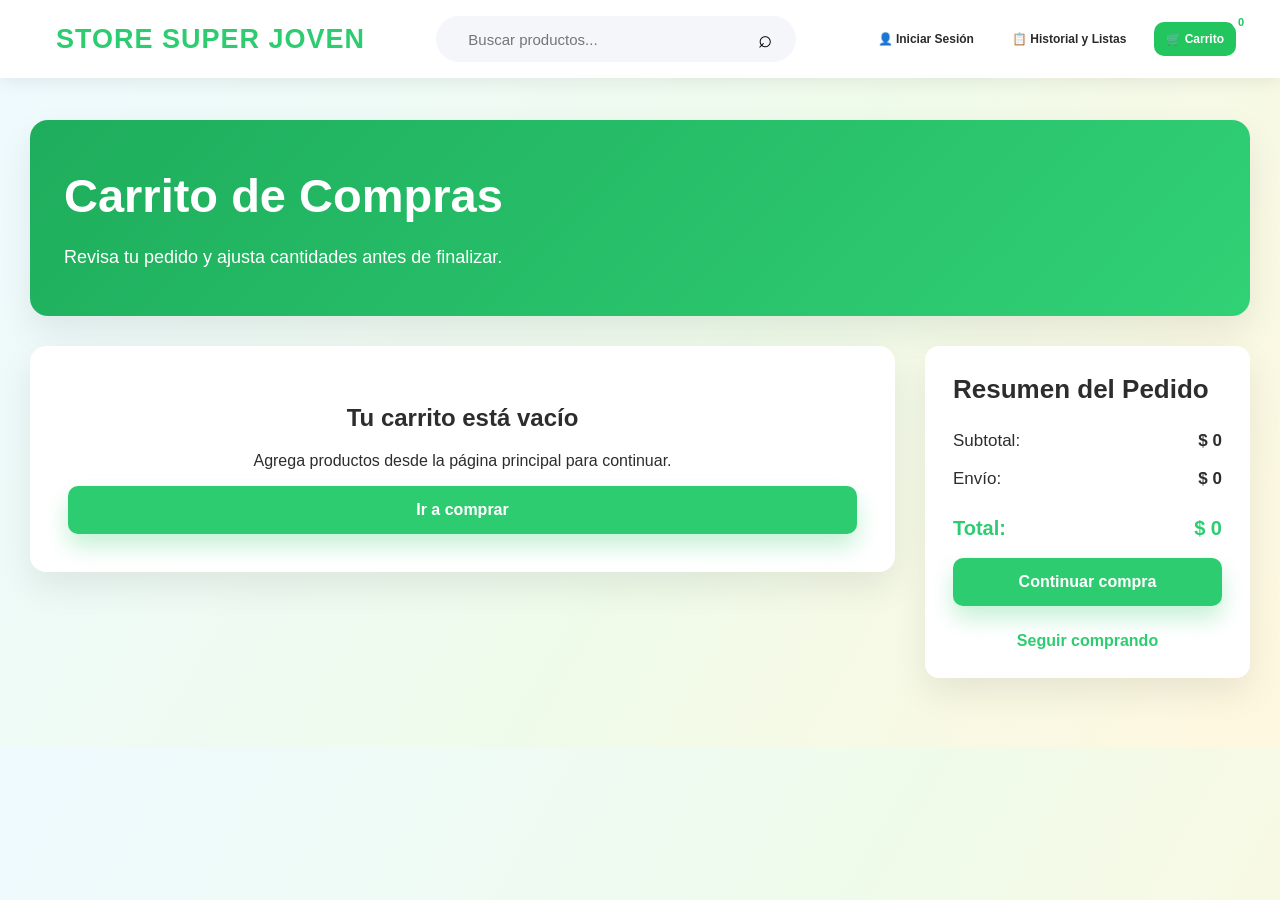
<file: tiendasuperwao/store-super-joven/carrito.html>
<!DOCTYPE html>
<html lang="es">
<head>
    <meta charset="UTF-8">
    <meta name="viewport" content="width=device-width, initial-scale=1.0">
    <title>Carrito de Compras - Store Super Joven</title>
    <link rel="stylesheet" href="carrito.css">
</head>
<body>

<header class="navbar">
    <a href="index.html" class="logo">
        <span class="logo-icono"></span>
        STORE SUPER JOVEN
    </a>

    <div class="buscador">
        <input type="text" id="searchInput" placeholder="Buscar productos..." autocomplete="off">
        <button type="button" id="searchBtn" aria-label="Buscar productos">⌕</button>
        <div class="search-results-panel oculto" id="searchResultsPanel"></div>
    </div>

    <nav class="menu">
        <div class="account-box">
            <button type="button" class="header-action" id="linkSesion">
                👤 Iniciar Sesión
            </button>

            <div class="account-menu oculto" id="accountMenu">
                <button type="button" id="viewProfileBtn">Ver perfil</button>
                <button type="button" id="editProfileBtn">Editar perfil</button>
                <a href="../index.html" id="adminPanelLink" class="oculto">Ver administración</a>
                <button type="button" id="logoutBtn" class="danger-option">Cerrar sesión</button>
            </div>
        </div>

        <a href="mis-listas.html">📋 Historial y Listas</a>

        <a href="carrito.html" class="activo">
            🛒 Carrito
            <span id="contadorCarrito">0</span>
        </a>

    
    </nav>
</header>

<section class="hero-carrito">
    <div>
        <h1>Carrito de Compras</h1>
        <p>Revisa tu pedido y ajusta cantidades antes de finalizar.</p>
    </div>
</section>

<main class="contenedor carrito-layout">

    <section class="zona-productos">
        <div id="listaCarrito" class="lista-carrito"></div>

        <div id="carritoVacio" class="carrito-vacio oculto">
            <h2>Tu carrito está vacío</h2>
            <p>Agrega productos desde la página principal para continuar.</p>
            <a href="index.html" class="btn btn-verde">Ir a comprar</a>
        </div>
    </section>

    <aside class="resumen-card">
        <h2>Resumen del Pedido</h2>

        <div class="fila-resumen">
            <span>Subtotal:</span>
            <strong id="subtotalTexto">$0</strong>
        </div>

        <div class="fila-resumen">
            <span>Envío:</span>
            <strong id="envioTexto">$0</strong>
        </div>

        <div class="fila-resumen total">
            <span>Total:</span>
            <strong id="totalTexto">$0</strong>
        </div>

        <button type="button" id="btnContinuarCompra" class="btn btn-verde">
            Continuar compra
        </button>

        <a href="index.html" class="seguir-comprando">
            Seguir comprando
        </a>
    </aside>

</main>

<section id="panelEnvio" class="panel-envio oculto">
    <div class="formulario-envio">
        <div class="form-header">
            <div>
                <h2>Datos de envío</h2>
                <p>Confirma tus datos antes de ir al pago.</p>
            </div>

            <button type="button" id="cerrarPanelEnvio" class="cerrar">×</button>
        </div>

                <form id="formEnvio">
            <div class="form-grid">
                <div>
                    <label for="nombre">Nombre completo</label>
                    <input type="text" id="nombre" name="nombre" required>
                </div>

                <div>
                    <label for="correo">Correo</label>
                    <input type="email" id="correo" name="correo" required>
                </div>

                <div>
                    <label for="telefono">Teléfono</label>
                    <input type="tel" id="telefono" name="telefono" required>
                </div>

                <div>
                    <label for="barrioEnvio">Barrio de entrega</label>
                    <select id="barrioEnvio" name="barrioEnvio" required>
                        <option value="">Selecciona tu barrio</option>
                    </select>
                    <small class="envio-distancia-info" id="envioDistanciaInfo"></small>
                </div>

                <div class="campo-completo">
                    <label for="direccion">Dirección</label>
                    <input 
                        type="text" 
                        id="direccion" 
                        name="direccion" 
                        placeholder="Ej: Calle 10 # 20-30"
                        required
                    >
                </div>

                <div class="campo-completo">
                    <label for="referencia">Referencia</label>
                    <textarea 
                        id="referencia" 
                        name="referencia" 
                        placeholder="Ej: casa azul, segundo piso, cerca al parque"
                    ></textarea>
                </div>
            </div>

<div class="resumen-final">
                <p><strong>Subtotal:</strong> <span id="subtotalFinal">$0</span></p>
                <p><strong>Envío:</strong> <span id="envioFinal">$0</span></p>
                <p><strong>Total:</strong> <span id="totalFinal">$0</span></p>
            </div>

            <button type="submit" class="btn btn-verde">
                Continuar al pago
            </button>
        </form>
    </div>
</section>

<div id="modalSesion" class="modal oculto">
    <div class="modal-card">
        <button type="button" id="cerrarModalSesion" class="cerrar">×</button>

        <div class="modal-icono">👤</div>

        <h2>Iniciar sesión</h2>

        <p id="mensajeSesion">
            Para continuar con la compra debes iniciar sesión o crear una cuenta.
        </p>

        <form id="formLoginCarrito">
            <label for="loginEmailCarrito">Correo</label>
            <input 
                type="email" 
                id="loginEmailCarrito" 
                placeholder="Ingresa tu correo"
                required
            >

            <label for="loginPasswordCarrito">Contraseña</label>
            <input 
                type="password" 
                id="loginPasswordCarrito" 
                placeholder="Ingresa tu contraseña"
                required
            >


            <button type="button" class="forgot-password-btn" id="forgotPasswordBtn">
                ¿Olvidaste tu contraseña?
            </button>

            <div class="modal-botones">
                <button type="submit" class="btn btn-verde">
                    Iniciar sesión
                </button>

                <a href="index.html" class="btn btn-blanco">
                    Crear cuenta
                </a>
            </div>
        </form>

        <form id="resetRequestForm" class="password-reset-form oculto">
            <p class="reset-subtitle">Escribe tu correo y te enviaremos un código de recuperación.</p>

            <label for="resetEmail">Correo de tu cuenta</label>
            <input type="email" id="resetEmail" placeholder="Ingresa tu correo" required>

            <div class="password-reset-message oculto" id="resetRequestMessage"></div>

            <div class="modal-botones">
                <button type="button" class="btn btn-blanco" id="backToLoginFromReset">
                    Volver
                </button>
                <button type="submit" class="btn btn-verde">
                    Enviar código
                </button>
            </div>
        </form>

        <form id="resetCodeForm" class="password-reset-form oculto">
            <p class="reset-subtitle">Ingresa el código de 6 dígitos que recibiste.</p>

            <label for="resetCode">Código OTP</label>
            <input type="text" id="resetCode" inputmode="numeric" maxlength="6" placeholder="000000" required>

            <div class="password-reset-message oculto" id="resetCodeMessage"></div>

            <div class="modal-botones">
                <button type="button" class="btn btn-blanco" id="backToResetEmail">
                    Cambiar correo
                </button>
                <button type="submit" class="btn btn-verde">
                    Validar código
                </button>
            </div>
        </form>

        <form id="resetPasswordForm" class="password-reset-form oculto">
            <p class="reset-subtitle">Crea una nueva contraseña para tu cuenta.</p>

            <label for="resetNewPassword">Nueva contraseña</label>
            <input type="password" id="resetNewPassword" placeholder="Mínimo 6 caracteres" required minlength="6">

            <label for="resetConfirmPassword">Confirmar contraseña</label>
            <input type="password" id="resetConfirmPassword" placeholder="Repite la contraseña" required minlength="6">

            <div class="password-reset-message oculto" id="resetPasswordMessage"></div>

            <div class="modal-botones">
                <button type="button" class="btn btn-blanco" id="backToResetCode">
                    Volver
                </button>
                <button type="submit" class="btn btn-verde">
                    Cambiar contraseña
                </button>
            </div>
        </form>
    </div>
</div>

<section id="profileModal" class="modal-overlay oculto">
    <div class="login-modal profile-modal">
        <button type="button" class="close-modal" id="closeProfileModal">×</button>

        <h2 id="profileModalTitle">Mi Perfil</h2>
        <p class="modal-subtitle">Información de tu cuenta</p>

        <form id="profileForm">
            <div class="register-form-grid">
                <label>
                    Nombre
                    <input type="text" id="profileName" required>
                </label>

                <label>
                    Apellido
                    <input type="text" id="profileLastName">
                </label>

                <label>
                    Documento
                    <input type="text" id="profileDocument">
                </label>

                <label>
                    Correo
                    <input type="email" id="profileEmail" required>
                </label>

                <label>
                    Teléfono
                    <input type="text" id="profilePhone">
                </label>

                <label>
                    Género
                    <select id="profileGender">
                        <option value="">Sin género</option>
                    </select>
                </label>

                <label>
                    Barrio
                    <select id="profileNeighborhood">
                        <option value="">Sin barrio</option>
                    </select>
                </label>

                <label>
                    Rol
                    <input type="text" id="profileRole" disabled>
                </label>
            </div>

            <label class="full-label">
                Dirección
                <textarea id="profileAddress" rows="4"></textarea>
            </label>

            <div class="modal-actions">
                <button type="button" class="btn btn-blanco" id="cancelProfileModal">
                    Cerrar
                </button>

                <button type="submit" class="btn btn-verde" id="saveProfileBtn">
                    Guardar cambios
                </button>
            </div>
        </form>
    </div>
</section>

<script src="auth-reset.js"></script>
<script src="carrito.js"></script>

</body>
</html>
</file>
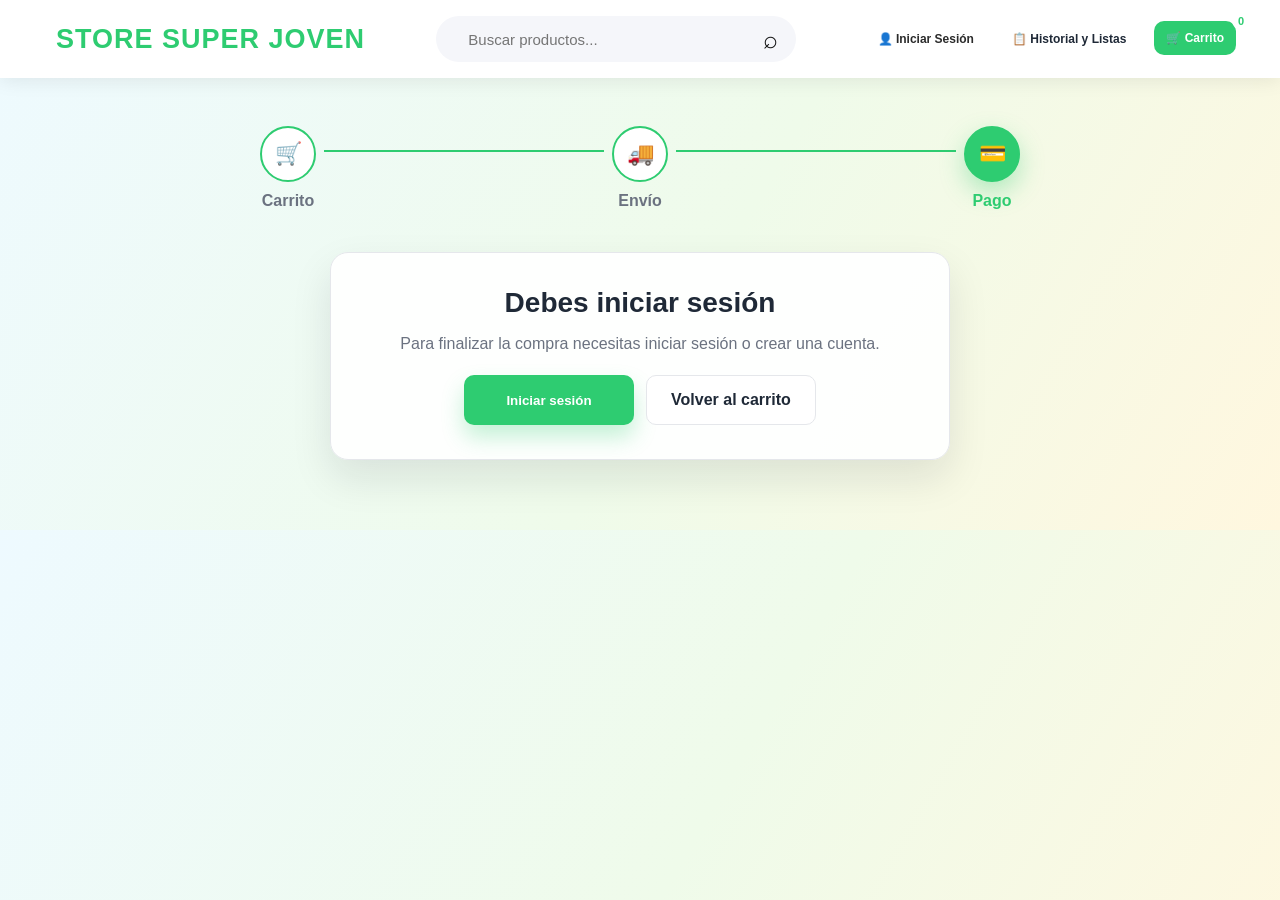
<file: tiendasuperwao/store-super-joven/checkout.html>
<!DOCTYPE html>
<html lang="es">
<head>
    <meta charset="UTF-8">
    <meta name="viewport" content="width=device-width, initial-scale=1.0">
    <title>Pago - Store Super Joven</title>
    <link rel="stylesheet" href="checkout.css">
</head>
<body>

<header class="navbar">
    <a href="index.html" class="logo">
        <span class="logo-icono"></span>
        STORE SUPER JOVEN
    </a>

    <div class="buscador">
        <input type="text" placeholder="Buscar productos...">
        <span>⌕</span>
    </div>

    <nav class="menu">
        <div class="account-box">
            <button type="button" class="header-action" id="linkSesion">
                👤 Iniciar Sesión
            </button>

            <div class="account-menu oculto" id="accountMenu">
                <button type="button" id="viewProfileBtn">Ver perfil</button>
                <button type="button" id="editProfileBtn">Editar perfil</button>
                <a href="../index.html" id="adminPanelLink" class="oculto">Ver administración</a>
                <button type="button" id="logoutBtn" class="danger-option">Cerrar sesión</button>
            </div>
        </div>

        <a href="mis-listas.html">📋 Historial y Listas</a>

        <a href="carrito.html" class="activo">
            🛒 Carrito
            <span id="contadorCarrito">0</span>
        </a>
    </nav>
</header>

<main class="checkout-page">

    <section class="checkout-steps">
        <div class="step done">
            <div class="step-icon">🛒</div>
            <strong>Carrito</strong>
        </div>

        <div class="step-line"></div>

        <div class="step done">
            <div class="step-icon">🚚</div>
            <strong>Envío</strong>
        </div>

        <div class="step-line"></div>

        <div class="step active">
            <div class="step-icon">💳</div>
            <strong>Pago</strong>
        </div>
    </section>

    <section id="loginRequired" class="mensaje-bloque oculto">
        <h2>Debes iniciar sesión</h2>
        <p>Para finalizar la compra necesitas iniciar sesión o crear una cuenta.</p>

        <div class="mensaje-actions">
            <button type="button" class="btn btn-verde" id="openCheckoutLogin">Iniciar sesión</button>
            <a href="carrito.html" class="btn btn-blanco">Volver al carrito</a>
        </div>
    </section>

    <section id="emptyCartMessage" class="mensaje-bloque oculto">
        <h2>No hay pedido para pagar</h2>
        <p>Primero confirma tus datos de envío desde el carrito.</p>

        <div class="mensaje-actions">
            <a href="carrito.html" class="btn btn-verde">Volver al carrito</a>
            <a href="index.html" class="btn btn-blanco">Ir a comprar</a>
        </div>
    </section>

    <section id="checkoutContent" class="checkout-layout oculto">

        <section class="checkout-card payment-card">
            <div class="payment-header">
                <div>
                    <h1>Método de pago</h1>
                    <p>Selecciona tu método de pago</p>
                </div>

                <div class="secure-label">
                    🔒 Tu pago está 100% seguro
                </div>
            </div>

            <div class="payment-content">
                <div class="payment-tabs">
                    <button type="button" class="payment-tab active" data-method="tarjeta">
                        <span>💳</span>
                        <strong>Tarjeta</strong>
                    </button>

                    <button type="button" class="payment-tab" data-method="nequi">
                        <span>🧾</span>
                        <strong>Nequi / Daviplata</strong>
                    </button>

                    <button type="button" class="payment-tab" data-method="transferencia">
                        <span>🏦</span>
                        <strong>Transferencia</strong>
                    </button>

                    <button type="button" class="payment-tab" data-method="contra_entrega">
                        <span>📦</span>
                        <strong>Contra entrega</strong>
                    </button>
                </div>

                <form id="paymentForm" class="payment-form">

                    <section class="payment-method-panel" id="panelTarjeta">
                        <div class="method-title-row">
                            <h2>Paga con tarjeta débito o crédito</h2>

                            <div class="card-brands">
                                <span>VISA</span>
                                <span>🔴🟠</span>
                                <span>AMEX</span>
                            </div>
                        </div>

                        <label>
                            Nombre en la tarjeta
                            <input type="text" id="cardName" placeholder="Como aparece en la tarjeta">
                        </label>

                        <label>
                            Número de tarjeta
                            <div class="input-icon-wrap">
                                <input type="text" id="cardNumber" placeholder="1234 5678 9012 3456" maxlength="19">
                                <span>💳</span>
                            </div>
                        </label>

                        <div class="payment-row">
                            <label>
                                MM/AA
                                <input type="text" id="cardDate" placeholder="MM/AA" maxlength="5">
                            </label>

                            <label>
                                CVV
                                <div class="input-icon-wrap">
                                    <input type="text" id="cardCvv" placeholder="123" maxlength="4">
                                    <span>?</span>
                                </div>
                            </label>
                        </div>

                        <div class="protected-box">
                            <span>🛡️</span>
                            <div>
                                <strong>Tus datos están protegidos</strong>
                                <p>Usamos encriptación para garantizar la seguridad de tu información.</p>
                            </div>
                        </div>
                    </section>

                    <section class="payment-method-panel oculto" id="panelNequi">
                        <div class="method-title-row">
                            <h2>Paga con Nequi o Daviplata</h2>
                        </div>

                        <label>
                            Número de celular
                            <input type="tel" id="nequiPhone" placeholder="Ej: 3001234567">
                        </label>

                        <div class="info-payment-box">
                            <strong>Después de presionar “Pagar ahora”</strong>
                            <p>Tu pedido quedará registrado y nos comunicaremos contigo para validar el pago.</p>
                        </div>
                    </section>

                    <section class="payment-method-panel oculto" id="panelTransferencia">
                        <div class="method-title-row">
                            <h2>Pago por transferencia</h2>
                        </div>

                        <div class="bank-box">
                            <p><strong>Banco:</strong> Bancolombia</p>
                            <p><strong>Titular:</strong> Store Super Joven</p>
                            <p><strong>Cuenta:</strong> 0000000000</p>
                        </div>

                        <label>
                            Referencia de pago
                            <input type="text" id="transferReference" placeholder="Opcional">
                        </label>

                        <div class="info-payment-box">
                            <strong>Confirmación pendiente</strong>
                            <p>El pedido se registrará como pendiente mientras confirmamos la transferencia.</p>
                        </div>
                    </section>

                    <section class="payment-method-panel oculto" id="panelContraEntrega">
                        <div class="method-title-row">
                            <h2>Pago contra entrega</h2>
                        </div>

                        <div class="info-payment-box">
                            <strong>Pagas cuando recibes tu pedido</strong>
                            <p>Ten listo el valor total al momento de la entrega.</p>
                        </div>
                    </section>

                </form>
            </div>
        </section>

        <aside class="summary-card">
            <h2>Resumen del pedido</h2>

            <div id="checkoutProducts" class="checkout-products"></div>

            <div class="summary-line">
                <span>Subtotal:</span>
                <strong id="subtotalText">$0</strong>
            </div>

            <div class="summary-line">
                <span>Envío:</span>
                <strong id="shippingText">$0</strong>
            </div>

            <div class="summary-line total">
                <span>Total:</span>
                <strong id="totalText">$0</strong>
            </div>

            <button type="button" id="payNowBtn" class="btn btn-verde pay-btn">
                Pagar ahora
            </button>

            <div class="safe-pay">
                🛡️ Pago 100% seguro
            </div>
        </aside>

    </section>

    <section id="checkoutBenefits" class="checkout-benefits oculto">
        <a href="carrito.html" class="back-cart">
            ← Volver al carrito
        </a>

        <div class="benefit-item">
            <span>🛡️</span>
            <div>
                <strong>Pago seguro</strong>
                <p>Tus datos protegidos</p>
            </div>
        </div>

        <div class="benefit-item">
            <span>🚚</span>
            <div>
                <strong>Envío rápido</strong>
                <p>Recibe tu pedido pronto</p>
            </div>
        </div>

        <div class="benefit-item">
            <span>🏅</span>
            <div>
                <strong>Productos originales</strong>
                <p>Calidad garantizada</p>
            </div>
        </div>
    </section>

</main>


<div id="modalSesion" class="modal oculto">
    <div class="modal-card login-card">
        <button type="button" id="cerrarModalSesion" class="cerrar">×</button>

        <div class="modal-icono">👤</div>

        <h2>Iniciar sesión</h2>

        <p id="mensajeSesion">
            Para continuar con la compra debes iniciar sesión o crear una cuenta.
        </p>

        <form id="formLoginCarrito">
            <label for="loginEmailCarrito">Correo</label>
            <input
                type="email"
                id="loginEmailCarrito"
                placeholder="Ingresa tu correo"
                required
            >

            <label for="loginPasswordCarrito">Contraseña</label>
            <input
                type="password"
                id="loginPasswordCarrito"
                placeholder="Ingresa tu contraseña"
                required
            >


            <button type="button" class="forgot-password-btn" id="forgotPasswordBtn">
                ¿Olvidaste tu contraseña?
            </button>

            <div class="modal-botones">
                <button type="submit" class="btn btn-verde">
                    Iniciar sesión
                </button>

                <a href="index.html" class="btn btn-blanco">
                    Crear cuenta
                </a>
            </div>
        </form>

        <form id="resetRequestForm" class="password-reset-form oculto">
            <p class="reset-subtitle">Escribe tu correo y te enviaremos un código de recuperación.</p>

            <label for="resetEmail">Correo de tu cuenta</label>
            <input type="email" id="resetEmail" placeholder="Ingresa tu correo" required>

            <div class="password-reset-message oculto" id="resetRequestMessage"></div>

            <div class="modal-botones">
                <button type="button" class="btn btn-blanco" id="backToLoginFromReset">
                    Volver
                </button>
                <button type="submit" class="btn btn-verde">
                    Enviar código
                </button>
            </div>
        </form>

        <form id="resetCodeForm" class="password-reset-form oculto">
            <p class="reset-subtitle">Ingresa el código de 6 dígitos que recibiste.</p>

            <label for="resetCode">Código OTP</label>
            <input type="text" id="resetCode" inputmode="numeric" maxlength="6" placeholder="000000" required>

            <div class="password-reset-message oculto" id="resetCodeMessage"></div>

            <div class="modal-botones">
                <button type="button" class="btn btn-blanco" id="backToResetEmail">
                    Cambiar correo
                </button>
                <button type="submit" class="btn btn-verde">
                    Validar código
                </button>
            </div>
        </form>

        <form id="resetPasswordForm" class="password-reset-form oculto">
            <p class="reset-subtitle">Crea una nueva contraseña para tu cuenta.</p>

            <label for="resetNewPassword">Nueva contraseña</label>
            <input type="password" id="resetNewPassword" placeholder="Mínimo 6 caracteres" required minlength="6">

            <label for="resetConfirmPassword">Confirmar contraseña</label>
            <input type="password" id="resetConfirmPassword" placeholder="Repite la contraseña" required minlength="6">

            <div class="password-reset-message oculto" id="resetPasswordMessage"></div>

            <div class="modal-botones">
                <button type="button" class="btn btn-blanco" id="backToResetCode">
                    Volver
                </button>
                <button type="submit" class="btn btn-verde">
                    Cambiar contraseña
                </button>
            </div>
        </form>
    </div>
</div>


<section id="profileModal" class="modal-overlay oculto">
    <div class="login-modal profile-modal">
        <button type="button" class="close-modal" id="closeProfileModal">×</button>

        <h2 id="profileModalTitle">Mi Perfil</h2>
        <p class="modal-subtitle">Información de tu cuenta</p>

        <form id="profileForm">
            <div class="register-form-grid">
                <label>
                    Nombre
                    <input type="text" id="profileName" required>
                </label>

                <label>
                    Apellido
                    <input type="text" id="profileLastName">
                </label>

                <label>
                    Documento
                    <input type="text" id="profileDocument">
                </label>

                <label>
                    Correo
                    <input type="email" id="profileEmail" required>
                </label>

                <label>
                    Teléfono
                    <input type="text" id="profilePhone">
                </label>

                <label>
                    Género
                    <select id="profileGender">
                        <option value="">Sin género</option>
                    </select>
                </label>

                <label>
                    Barrio
                    <select id="profileNeighborhood">
                        <option value="">Sin barrio</option>
                    </select>
                </label>

                <label>
                    Rol
                    <input type="text" id="profileRole" disabled>
                </label>
            </div>

            <label class="full-label">
                Dirección
                <textarea id="profileAddress" rows="4"></textarea>
            </label>

            <div class="modal-actions">
                <button type="button" class="btn btn-blanco" id="cancelProfileModal">
                    Cerrar
                </button>

                <button type="submit" class="btn btn-verde" id="saveProfileBtn">
                    Guardar cambios
                </button>
            </div>
        </form>
    </div>
</section>

<div id="successModal" class="modal oculto">
    <div class="modal-card">
        <div class="success-icon">✓</div>

        <h2>Pedido creado correctamente</h2>
        <p id="successMessage">Tu pedido fue registrado.</p>

        <div class="modal-actions">
            <a href="mis-listas.html" class="btn btn-verde">Ver Mis Listas</a>
            <a href="index.html" class="btn btn-blanco">Volver a la tienda</a>
        </div>
    </div>
</div>

<script src="auth-reset.js"></script>
<script src="checkout.js"></script>

</body>
</html>
</file>
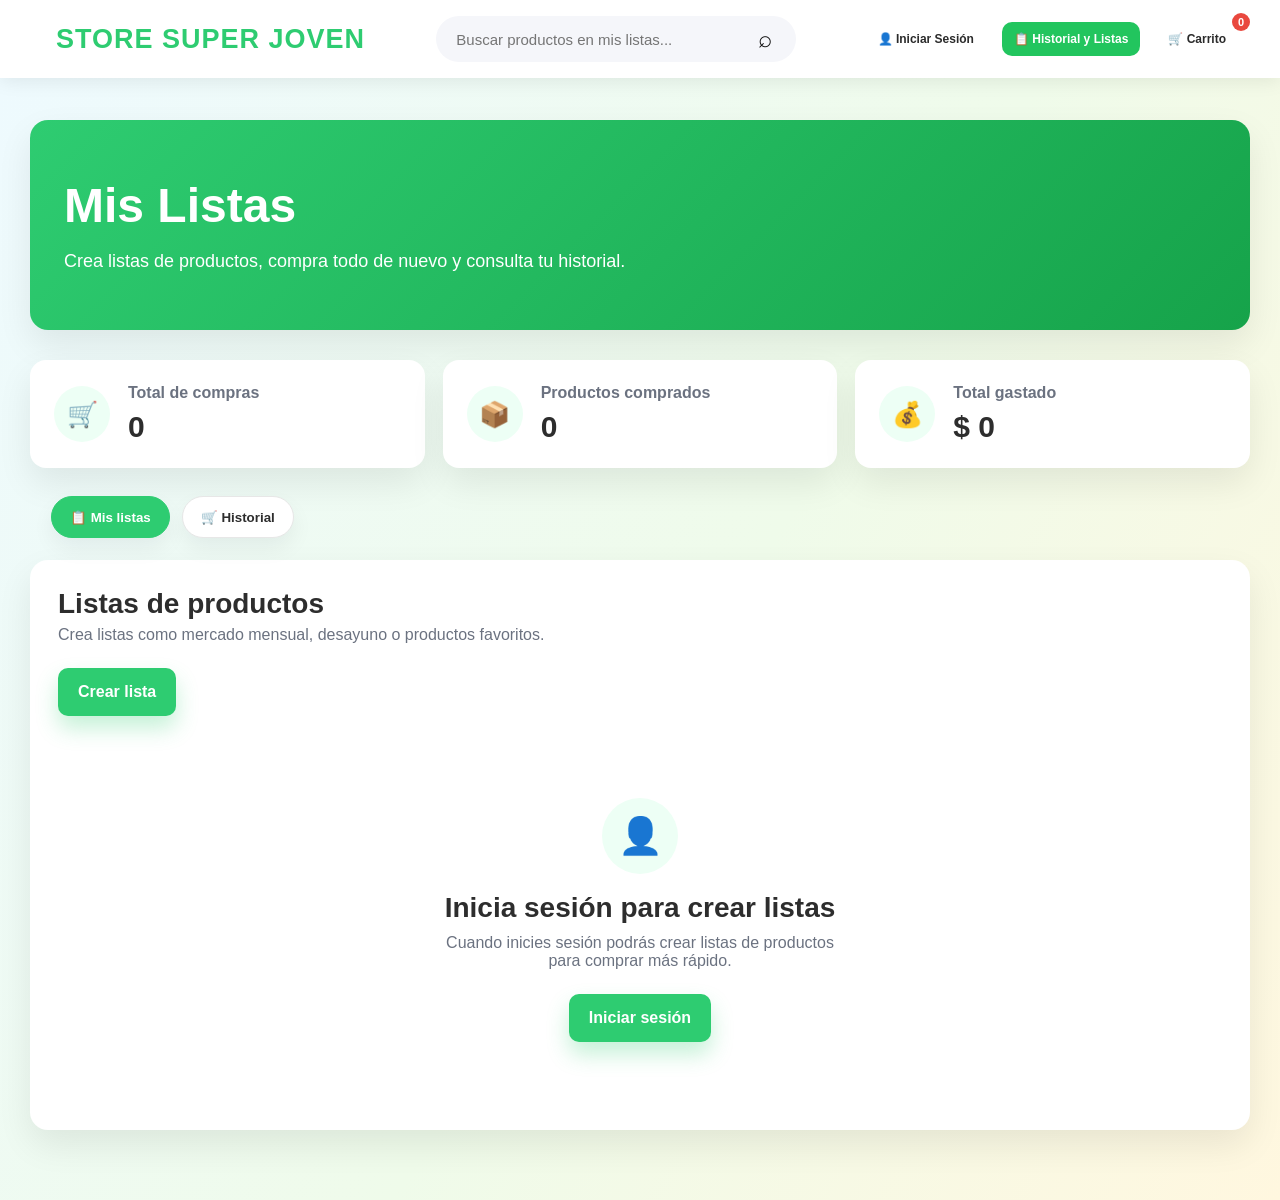
<file: tiendasuperwao/store-super-joven/mis-listas.html>
<!DOCTYPE html>
<html lang="es">
<head>
    <meta charset="UTF-8">
    <meta name="viewport" content="width=device-width, initial-scale=1.0">
    <title>Mis Listas - Store Super Joven</title>
    <link rel="stylesheet" href="mis-listas.css">
</head>
<body>

<header class="navbar">
    <a href="index.html" class="logo">
        <span class="logo-icono"></span>
        STORE SUPER JOVEN
    </a>

    <div class="buscador">
        <input type="text" id="searchInput" placeholder="Buscar productos en mis listas..." autocomplete="off">
        <button type="button" id="searchBtn" aria-label="Buscar productos en mis listas">⌕</button>
        <div class="search-results-panel oculto" id="searchResultsPanel"></div>
    </div>

    <nav class="menu">
        <div class="account-box">
            <button type="button" class="header-action" id="linkSesion">
                👤 Iniciar Sesión
            </button>

            <div class="account-menu oculto" id="accountMenu">
                <button type="button" id="viewProfileBtn">Ver perfil</button>
                <button type="button" id="editProfileBtn">Editar perfil</button>
                <a href="../index.html" id="adminPanelLink" class="oculto">Ver administración</a>
                <button type="button" id="logoutBtn" class="danger-option">Cerrar sesión</button>
            </div>
        </div>

        <a href="mis-listas.html" class="activo">📋 Historial y Listas</a>

        <a href="carrito.html">
            🛒 Carrito
            <span id="contadorCarrito">0</span>
        </a>

    </nav>
</header>

<section class="hero-listas">
    <div>
        <h1>Mis Listas</h1>
        <p>Crea listas de productos, compra todo de nuevo y consulta tu historial.</p>
    </div>
</section>

<main class="contenedor">

    <section class="resumen-listas">
        <article class="resumen-card">
            <span class="resumen-icono">🛒</span>
            <div>
                <p>Total de compras</p>
                <h2 id="totalCompras">0</h2>
            </div>
        </article>

        <article class="resumen-card">
            <span class="resumen-icono">📦</span>
            <div>
                <p>Productos comprados</p>
                <h2 id="totalProductos">0</h2>
            </div>
        </article>

        <article class="resumen-card">
            <span class="resumen-icono">💰</span>
            <div>
                <p>Total gastado</p>
                <h2 id="totalGastado">$0</h2>
            </div>
        </article>
    </section>

    <section class="listas-tabs" aria-label="Opciones de Mis Listas">
        <button type="button" class="lista-tab activo" id="tabListasPersonales">📋 Mis listas</button>
        <button type="button" class="lista-tab" id="tabHistorialCompras">🛒 Historial</button>
    </section>

    <section class="panel-listas listas-personales-panel" id="listasPersonalizadasSection">
        <div class="panel-header">
            <div>
                <h2>Listas de productos</h2>
                <p>Crea listas como mercado mensual, desayuno o productos favoritos.</p>
            </div>
        </div>

        <div class="crear-lista-toolbar">
            <button type="button" class="btn btn-verde" id="btnMostrarCrearLista">
                Crear lista
            </button>
        </div>

        <form id="formCrearLista" class="crear-lista-form lista-builder oculto">
            <div class="lista-builder-header">
                <div>
                    <h3 id="listaBuilderTitulo">Crear nueva lista</h3>
                    <p>Primero escribe el nombre, luego selecciona los productos y finalmente guarda la lista.</p>
                </div>
            </div>

            <label class="lista-builder-label">
                Nombre de la lista
                <input type="text" id="nuevaListaNombre" placeholder="Ej: Mercado mensual" maxlength="80" required>
            </label>

            <div class="agregar-producto-lista lista-builder-add">
                <select id="listaProductoSelect" aria-label="Producto para agregar a la lista">
                    <option value="">Seleccionar producto...</option>
                </select>

                <input type="number" min="1" value="1" id="listaProductoCantidad" aria-label="Cantidad">

                <button type="button" class="btn btn-verde" id="btnAgregarProductoTemporal">
                    Agregar producto
                </button>
            </div>

            <div id="listaBuilderProductos" class="productos-lista-personal lista-builder-preview">
                <div class="lista-producto-vacio">Todavía no seleccionaste productos.</div>
            </div>

            <div class="lista-builder-actions">
                <button type="button" class="btn btn-blanco" id="btnCancelarLista">
                    Cancelar
                </button>

                <button type="submit" class="btn btn-verde" id="btnGuardarLista">
                    Guardar lista
                </button>
            </div>
        </form>

        <div id="listasPersonalizadas" class="listas-personalizadas"></div>

        <div id="listasPersonalizadasVacio" class="listas-vacio oculto">
            <div class="vacio-icono">📋</div>
            <h2>Aún no tienes listas creadas</h2>
            <p>Crea una lista y agrega productos para comprarlos de nuevo cuando quieras.</p>
        </div>
    </section>

    <section class="panel-listas historial-section oculto" id="historialSection">
        <div class="panel-header">
            <div>
                <h2>Historial de compras</h2>
                <p>Tus pedidos aparecerán aquí después de pagar.</p>
            </div>

            <button type="button" class="btn btn-verde btn-actualizar" id="btnActualizarListas">
                Actualizar
            </button>
        </div>

        <div id="historialCompras" class="historial-compras"></div>

        <div id="misListasVacio" class="listas-vacio oculto">
            <div class="vacio-icono">♥</div>
            <h2>Aún no tienes compras registradas</h2>
            <p>Cuando finalices una compra, aparecerá aquí automáticamente.</p>
            <a href="index.html" class="btn btn-verde">Ir a comprar</a>
        </div>
    </section>

</main>



<div id="modalSesion" class="modal oculto">
    <div class="modal-card">
        <button type="button" id="cerrarModalSesion" class="cerrar">×</button>

        <div class="modal-icono">👤</div>

        <h2>Iniciar sesión</h2>

        <p id="mensajeSesion">
            Para ver tus listas debes iniciar sesión o crear una cuenta.
        </p>

        <form id="formLoginCarrito">
            <label for="loginEmailCarrito">Correo</label>
            <input
                type="email"
                id="loginEmailCarrito"
                placeholder="Ingresa tu correo"
                required
            >

            <label for="loginPasswordCarrito">Contraseña</label>
            <input
                type="password"
                id="loginPasswordCarrito"
                placeholder="Ingresa tu contraseña"
                required
            >

            <button type="button" class="forgot-password-btn" id="forgotPasswordBtn">
                ¿Olvidaste tu contraseña?
            </button>

            <div class="modal-botones">
                <button type="submit" class="btn btn-verde">
                    Iniciar sesión
                </button>

                <a href="index.html" class="btn btn-blanco">
                    Crear cuenta
                </a>
            </div>
        </form>

        <form id="resetRequestForm" class="password-reset-form oculto">
            <p class="reset-subtitle">Escribe tu correo y te enviaremos un código de recuperación.</p>

            <label for="resetEmail">Correo de tu cuenta</label>
            <input type="email" id="resetEmail" placeholder="Ingresa tu correo" required>

            <div class="password-reset-message oculto" id="resetRequestMessage"></div>

            <div class="modal-botones">
                <button type="button" class="btn btn-blanco" id="backToLoginFromReset">
                    Volver
                </button>
                <button type="submit" class="btn btn-verde">
                    Enviar código
                </button>
            </div>
        </form>

        <form id="resetCodeForm" class="password-reset-form oculto">
            <p class="reset-subtitle">Ingresa el código de 6 dígitos que recibiste.</p>

            <label for="resetCode">Código OTP</label>
            <input type="text" id="resetCode" inputmode="numeric" maxlength="6" placeholder="000000" required>

            <div class="password-reset-message oculto" id="resetCodeMessage"></div>

            <div class="modal-botones">
                <button type="button" class="btn btn-blanco" id="backToResetEmail">
                    Cambiar correo
                </button>
                <button type="submit" class="btn btn-verde">
                    Validar código
                </button>
            </div>
        </form>

        <form id="resetPasswordForm" class="password-reset-form oculto">
            <p class="reset-subtitle">Crea una nueva contraseña para tu cuenta.</p>

            <label for="resetNewPassword">Nueva contraseña</label>
            <input type="password" id="resetNewPassword" placeholder="Mínimo 6 caracteres" required minlength="6">

            <label for="resetConfirmPassword">Confirmar contraseña</label>
            <input type="password" id="resetConfirmPassword" placeholder="Repite la contraseña" required minlength="6">

            <div class="password-reset-message oculto" id="resetPasswordMessage"></div>

            <div class="modal-botones">
                <button type="button" class="btn btn-blanco" id="backToResetCode">
                    Volver
                </button>
                <button type="submit" class="btn btn-verde">
                    Cambiar contraseña
                </button>
            </div>
        </form>
    </div>
</div>

<section id="profileModal" class="modal-overlay oculto">
    <div class="login-modal profile-modal">
        <button type="button" class="close-modal" id="closeProfileModal">×</button>

        <h2 id="profileModalTitle">Mi Perfil</h2>
        <p class="modal-subtitle">Información de tu cuenta</p>

        <form id="profileForm">
            <div class="register-form-grid">
                <label>
                    Nombre
                    <input type="text" id="profileName" required>
                </label>

                <label>
                    Apellido
                    <input type="text" id="profileLastName">
                </label>

                <label>
                    Documento
                    <input type="text" id="profileDocument">
                </label>

                <label>
                    Correo
                    <input type="email" id="profileEmail" required>
                </label>

                <label>
                    Teléfono
                    <input type="text" id="profilePhone">
                </label>

                <label>
                    Género
                    <select id="profileGender">
                        <option value="">Sin género</option>
                    </select>
                </label>

                <label>
                    Barrio
                    <select id="profileNeighborhood">
                        <option value="">Sin barrio</option>
                    </select>
                </label>

                <label>
                    Rol
                    <input type="text" id="profileRole" disabled>
                </label>
            </div>

            <label class="full-label">
                Dirección
                <textarea id="profileAddress" rows="4"></textarea>
            </label>

            <div class="modal-actions">
                <button type="button" class="btn btn-blanco" id="cancelProfileModal">
                    Cerrar
                </button>

                <button type="submit" class="btn btn-verde" id="saveProfileBtn">
                    Guardar cambios
                </button>
            </div>
        </form>
    </div>
</section>

<script src="auth-reset.js"></script>
<script src="mis-listas.js"></script>

</body>
</html>
</file>
<file: tiendasuperwao/styles.css>
* {
  box-sizing: border-box;
  margin: 0;
  padding: 0;
}

body {
  font-family: Arial, Helvetica, sans-serif;
  background: #f7f7f7;
  color: #111827;
}

.sidebar {
  position: fixed;
  left: 0;
  top: 0;
  width: 250px;
  height: 100vh;
  background: #fff;
  border-right: 1px solid #e5e7eb;
  padding: 18px 14px;
  display: flex;
  flex-direction: column;
}

.admin-box {
  display: flex;
  align-items: center;
  gap: 12px;
  margin-bottom: 14px;
}

.avatar {
  width: 48px;
  height: 48px;
  background: #05bd77;
  color: white;
  border-radius: 50%;
  display: grid;
  place-items: center;
  font-weight: bold;
}

.admin-box h3 {
  font-size: 17px;
}

.admin-box p {
  color: #6b7280;
  font-size: 14px;
  margin-top: 3px;
}

.profile-btn,
.primary-btn,
.small-primary {
  background: #05bd77;
  color: white;
  border: none;
  border-radius: 8px;
  font-weight: bold;
  cursor: pointer;
}

.profile-btn {
  padding: 12px;
  margin-bottom: 22px;
}

.menu {
  display: flex;
  flex-direction: column;
  gap: 7px;
}

.menu a {
  text-decoration: none;
  color: #111827;
  font-weight: bold;
  padding: 14px;
  border-radius: 9px;
  display: flex;
  justify-content: space-between;
  align-items: center;
}

.menu a.active,
.menu a:hover {
  background: #05bd77;
  color: white;
}

.badge {
  background: #05bd77;
  color: white;
  font-size: 12px;
  padding: 3px 9px;
  border-radius: 999px;
}

.menu a.active .badge {
  background: rgba(255,255,255,0.25);
}

.logout-btn {
  margin-top: auto;
  background: transparent;
  border: none;
  color: #ef4444;
  font-weight: bold;
  cursor: pointer;
  text-align: left;
  padding: 12px;
}

.main-content {
  margin-left: 250px;
  padding: 24px;
}

.top-header {
  display: flex;
  justify-content: space-between;
  align-items: center;
  margin-bottom: 24px;
}

.top-header h1 {
  font-size: 32px;
}

.search-top {
  background: white;
  border: 1px solid #e5e7eb;
  border-radius: 9px;
  padding: 10px 14px;
  min-width: 280px;
  display: flex;
  gap: 8px;
  align-items: center;
}

.search-top input {
  border: none;
  outline: none;
  width: 100%;
}

.stats-grid {
  display: grid;
  grid-template-columns: repeat(4, 1fr);
  gap: 16px;
  margin-bottom: 24px;
}

.stat-card,
.panel {
  background: white;
  border: 1px solid #e5e7eb;
  border-radius: 14px;
  box-shadow: 0 1px 4px rgba(0,0,0,0.08);
}

.stat-card {
  padding: 28px;
  min-height: 150px;
  display: flex;
  justify-content: space-between;
  align-items: center;
}

.stat-card p {
  color: #6b7280;
  font-size: 14px;
  margin-bottom: 8px;
}

.stat-card h2 {
  color: #05bd77;
  font-size: 33px;
}

.stat-card h2.danger {
  color: #ef4444;
}

.stat-icon {
  width: 48px;
  height: 48px;
  border-radius: 50%;
  display: grid;
  place-items: center;
  font-size: 22px;
  font-weight: bold;
}

.stat-icon.green {
  background: #dcfce7;
  color: #05bd77;
}

.stat-icon.red {
  background: #fee2e2;
  color: #ef4444;
}

.panel {
  padding: 24px;
  margin-bottom: 24px;
}

.panel-header {
  display: flex;
  justify-content: space-between;
  align-items: center;
  margin-bottom: 22px;
}

.panel-header h2,
.panel h2 {
  font-size: 18px;
}

.panel-header.compact {
  margin-bottom: 14px;
}

.primary-btn {
  padding: 11px 18px;
}

.small-primary {
  padding: 9px 16px;
  text-decoration: none;
  font-size: 13px;
}

.table-wrapper {
  width: 100%;
  overflow-x: auto;
}

table {
  width: 100%;
  border-collapse: collapse;
}

thead {
  background: #f8f8f8;
}

th,
td {
  padding: 18px 16px;
  text-align: left;
  border-bottom: 1px solid #e5e7eb;
  font-size: 15px;
}

th {
  font-weight: bold;
}

.empty-row {
  text-align: center;
  color: #6b7280;
  padding: 34px;
}

.action-btn {
  border: none;
  border-radius: 7px;
  padding: 8px 13px;
  color: white;
  cursor: pointer;
  font-weight: bold;
  margin-right: 6px;
}

.edit-btn {
  background: #05bd77;
}

.delete-btn {
  background: #ef0000;
}

.featured-pill {
  background: #bbf7d0;
  color: #05bd77;
  padding: 4px 9px;
  border-radius: 999px;
  font-size: 12px;
  font-weight: bold;
}

.table-footer {
  display: flex;
  justify-content: space-between;
  align-items: center;
  color: #6b7280;
  font-size: 14px;
  margin-top: 16px;
}

.pagination {
  display: flex;
  align-items: center;
  gap: 8px;
}

.pagination button,
.pagination span {
  min-width: 34px;
  height: 34px;
  border: 1px solid #e5e7eb;
  background: white;
  border-radius: 8px;
  cursor: pointer;
  display: grid;
  place-items: center;
}

.pagination span {
  background: #05bd77;
  color: white;
  border-color: #05bd77;
}

.bottom-grid {
  display: grid;
  grid-template-columns: 1fr 1fr 1fr;
  gap: 22px;
}

.small-panel {
  min-height: 260px;
}

.list-empty {
  min-height: 160px;
  display: grid;
  place-items: center;
  color: #6b7280;
  border: 1px dashed #e5e7eb;
  border-radius: 10px;
  margin-top: 20px;
}

.offer-card {
  border: 1px solid #e5e7eb;
  border-radius: 10px;
  padding: 16px;
  margin-top: 12px;
}

.status {
  padding: 5px 9px;
  border-radius: 999px;
  font-size: 12px;
  font-weight: bold;
}

.status.green {
  background: #dcfce7;
  color: #05bd77;
}

.status.yellow {
  background: #fef9c3;
  color: #a16207;
}

.status.blue {
  background: #dbeafe;
  color: #2563eb;
}

.chart-box {
  height: 190px;
  display: flex;
  align-items: end;
  justify-content: space-around;
  gap: 10px;
  padding: 20px 8px 0;
}

.chart-empty {
  height: 100%;
  width: 100%;
  display: grid;
  place-items: center;
  color: #6b7280;
  border: 1px dashed #e5e7eb;
  border-radius: 10px;
}

.bar {
  width: 34px;
  background: #111;
  border-radius: 5px 5px 0 0;
  position: relative;
}

.bar span {
  position: absolute;
  bottom: -24px;
  left: 50%;
  transform: translateX(-50%);
  color: #6b7280;
  font-size: 13px;
}

select,
input {
  font-family: inherit;
}

select {
  border: 1px solid #e5e7eb;
  padding: 9px;
  border-radius: 8px;
  background: white;
}

.modal-overlay {
  position: fixed;
  inset: 0;
  background: rgba(0,0,0,0.55);
  display: none;
  align-items: center;
  justify-content: center;
  z-index: 100;
}

.modal-overlay.show {
  display: flex;
}

.modal {
  width: 430px;
  background: white;
  border-radius: 12px;
  padding: 24px;
  position: relative;
  box-shadow: 0 10px 30px rgba(0,0,0,0.2);
}

.close-modal {
  position: absolute;
  top: 14px;
  right: 16px;
  border: none;
  background: transparent;
  font-size: 24px;
  cursor: pointer;
}

.modal-subtitle {
  color: #6b7280;
  margin: 6px 0 20px;
}

form {
  display: flex;
  flex-direction: column;
  gap: 14px;
}

label {
  display: flex;
  flex-direction: column;
  gap: 6px;
  font-weight: bold;
  font-size: 14px;
}

label input,
label select {
  border: 1px solid #e5e7eb;
  border-radius: 8px;
  padding: 11px;
}

.modal-actions {
  display: flex;
  justify-content: flex-end;
  gap: 10px;
  margin-top: 12px;
}

.secondary-btn {
  border: 1px solid #e5e7eb;
  background: white;
  border-radius: 8px;
  padding: 11px 16px;
  font-weight: bold;
  cursor: pointer;
}

@media (max-width: 1100px) {
  .stats-grid,
  .bottom-grid {
    grid-template-columns: 1fr 1fr;
  }
}

@media (max-width: 780px) {
  .sidebar {
    position: static;
    width: 100%;
    height: auto;
  }

  .main-content {
    margin-left: 0;
  }

  .top-header,
  .table-footer {
    flex-direction: column;
    align-items: flex-start;
    gap: 12px;
  }

  .stats-grid,
  .bottom-grid {
    grid-template-columns: 1fr;
  }

  .search-top {
    width: 100%;
    min-width: auto;
  }
}
.page-header {
  display: flex;
  justify-content: space-between;
  align-items: center;
  margin-bottom: 28px;
}

.title-box {
  display: flex;
  align-items: center;
  gap: 14px;
}

.title-icon {
  width: 44px;
  height: 44px;
  background: #dcfce7;
  color: #05bd77;
  border-radius: 10px;
  display: grid;
  place-items: center;
  font-size: 22px;
  font-weight: bold;
}

.title-box h1 {
  font-size: 30px;
}

.title-box p {
  color: #6b7280;
  margin-top: 4px;
}

.filter-panel {
  background: white;
  border: 1px solid #e5e7eb;
  border-radius: 14px;
  box-shadow: 0 1px 4px rgba(0,0,0,0.08);
  padding: 24px;
  margin-bottom: 24px;
  display: flex;
  gap: 20px;
  align-items: center;
}

.search-wide {
  flex: 1;
  display: flex;
  align-items: center;
  gap: 10px;
  border: 1px solid #e5e7eb;
  border-radius: 9px;
  padding: 12px 14px;
}

.search-wide input {
  border: none;
  outline: none;
  width: 100%;
  font-size: 15px;
}

.filter-box {
  display: flex;
  align-items: center;
  gap: 10px;
}

.filter-box select {
  min-width: 190px;
}

.products-table-wrapper {
  margin-top: 22px;
}

.category-pill {
  display: inline-block;
  border: 1px solid #e5e7eb;
  padding: 4px 9px;
  border-radius: 999px;
  font-size: 12px;
  background: white;
}

.low-stock {
  color: #f59e0b;
  font-weight: bold;
}

.icon-action {
  display: inline-flex;
  align-items: center;
  gap: 6px;
}

@media (max-width: 780px) {
  .page-header,
  .filter-panel {
    flex-direction: column;
    align-items: stretch;
  }

  .title-box {
    align-items: flex-start;
  }

  .filter-box {
    width: 100%;
  }

  .filter-box select {
    width: 100%;
  }
}
.orders-summary-grid {
  display: grid;
  grid-template-columns: repeat(5, 1fr);
  gap: 16px;
  margin-bottom: 24px;
}

.order-summary-card {
  background: white;
  border: 1px solid #e5e7eb;
  border-radius: 14px;
  box-shadow: 0 1px 4px rgba(0,0,0,0.08);
  padding: 28px 22px;
  min-height: 130px;
  display: flex;
  flex-direction: column;
  justify-content: center;
}

.order-summary-card p {
  color: #6b7280;
  font-size: 15px;
  margin-bottom: 8px;
}

.order-summary-card h2 {
  font-size: 28px;
  color: #111827;
}

.green-text {
  color: #05bd77 !important;
}

.yellow-text {
  color: #d97706 !important;
}

.blue-text {
  color: #2563eb !important;
}

.red-text {
  color: #ef0000 !important;
}

.client-cell strong {
  display: block;
  margin-bottom: 4px;
}

.client-cell span {
  color: #6b7280;
  font-size: 14px;
}

.view-btn {
  background: white;
  border: 1px solid #e5e7eb;
  color: #111827;
  border-radius: 8px;
  padding: 8px 14px;
  cursor: pointer;
  font-weight: bold;
}

.view-btn:hover {
  background: #f3f4f6;
}

.order-status-select {
  border: none;
  border-radius: 9px;
  padding: 9px 14px;
  font-weight: bold;
  cursor: pointer;
}

.order-status-select.entregado {
  background: #dcfce7;
  color: #05bd77;
}

.order-status-select.pendiente {
  background: #fef9c3;
  color: #a16207;
}

.order-status-select.en-camino {
  background: #dbeafe;
  color: #2563eb;
}

.order-status-select.cancelado {
  background: #fee2e2;
  color: #dc2626;
}

.order-modal {
  width: 500px;
  max-height: 90vh;
  overflow-y: auto;
}

.modal-section {
  margin-top: 24px;
}

.modal-section h3 {
  font-size: 16px;
  margin-bottom: 12px;
}

.client-info-box {
  background: #fafafa;
  border-radius: 10px;
  padding: 16px;
}

.client-info-box h4 {
  font-size: 17px;
  margin-bottom: 8px;
}

.client-info-box p {
  color: #6b7280;
  margin-top: 6px;
}

.order-products-list {
  border: 1px solid #e5e7eb;
  border-radius: 10px;
  overflow: hidden;
}

.order-product-item {
  display: flex;
  justify-content: space-between;
  gap: 18px;
  padding: 14px;
  border-bottom: 1px solid #e5e7eb;
}

.order-product-item:last-child {
  border-bottom: none;
}

.order-product-item h4 {
  font-size: 15px;
  margin-bottom: 4px;
}

.order-product-item p {
  color: #6b7280;
  font-size: 14px;
}

.order-product-item strong {
  white-space: nowrap;
}

.order-total-row,
.order-info-row {
  display: flex;
  justify-content: space-between;
  align-items: center;
  margin-top: 18px;
}

.order-total-row strong {
  color: #05bd77;
  font-size: 22px;
}

.modal-divider {
  border: none;
  border-top: 1px solid #e5e7eb;
  margin: 22px 0 16px;
}

.empty-products {
  color: #6b7280;
  padding: 18px;
  text-align: center;
}

@media (max-width: 1100px) {
  .orders-summary-grid {
    grid-template-columns: repeat(2, 1fr);
  }
}

@media (max-width: 780px) {
  .orders-summary-grid {
    grid-template-columns: 1fr;
  }

  .order-modal {
    width: 92%;
  }
}
.offers-summary-grid {
  display: grid;
  grid-template-columns: repeat(3, 1fr);
  gap: 18px;
  margin-bottom: 28px;
}

.offer-summary-card {
  background: white;
  border: 1px solid #e5e7eb;
  border-radius: 14px;
  box-shadow: 0 1px 4px rgba(0,0,0,0.08);
  padding: 34px 28px;
  min-height: 130px;
  display: flex;
  align-items: center;
  gap: 22px;
}

.offer-summary-icon {
  width: 52px;
  height: 52px;
  border-radius: 50%;
  display: grid;
  place-items: center;
  font-size: 23px;
  font-weight: bold;
}

.green-bg {
  background: #dcfce7;
  color: #05bd77;
}

.gray-bg {
  background: #f3f4f6;
  color: #6b7280;
}

.offer-summary-card p {
  color: #6b7280;
  font-size: 15px;
  margin-bottom: 6px;
}

.offer-summary-card h2 {
  color: #05bd77;
  font-size: 28px;
}

.offers-section {
  margin-bottom: 28px;
}

.offers-section h2 {
  font-size: 20px;
  margin-bottom: 18px;
}

.offers-grid {
  display: grid;
  grid-template-columns: repeat(3, 1fr);
  gap: 18px;
}

.offer-admin-card {
  background: white;
  border: 1px solid #e5e7eb;
  border-radius: 14px;
  box-shadow: 0 1px 4px rgba(0,0,0,0.08);
  padding: 18px;
  min-height: 230px;
}

.offer-card-top {
  display: flex;
  justify-content: space-between;
  align-items: flex-start;
  gap: 14px;
  margin-bottom: 16px;
}

.offer-card-top h3 {
  font-size: 17px;
  margin-bottom: 8px;
}

.discount-pill {
  background: #fb7185;
  color: white;
  border-radius: 8px;
  padding: 4px 9px;
  font-size: 12px;
  font-weight: bold;
}

.expired-pill {
  border: 1px solid #fb7185;
  color: #fb7185;
  border-radius: 8px;
  padding: 4px 9px;
  font-size: 12px;
  font-weight: bold;
  margin-left: 6px;
}

.offer-toggle {
  position: relative;
  width: 34px;
  height: 18px;
  border: none;
  border-radius: 999px;
  background: #e5e7eb;
  cursor: pointer;
  flex-shrink: 0;
}

.offer-toggle::after {
  content: "";
  position: absolute;
  width: 14px;
  height: 14px;
  top: 2px;
  left: 2px;
  background: white;
  border-radius: 50%;
  transition: 0.2s;
}

.offer-toggle.active {
  background: #6ee7b7;
}

.offer-toggle.active::after {
  left: 18px;
}

.offer-price-row {
  display: flex;
  justify-content: space-between;
  margin: 14px 0;
  color: #9ca3af;
}

.offer-price-row strong {
  color: #05bd77;
  font-size: 22px;
}

.old-price {
  color: #9ca3af;
  text-decoration: line-through;
}

.offer-valid-date {
  display: flex;
  justify-content: space-between;
  color: #9ca3af;
  margin-bottom: 18px;
  font-size: 14px;
}

.offer-valid-date.expired {
  color: #fb7185;
}

.offer-card-actions {
  display: grid;
  grid-template-columns: 1fr 38px;
  gap: 8px;
  border-top: 1px solid #e5e7eb;
  padding-top: 14px;
}

.offer-edit-btn {
  border: 1px solid #e5e7eb;
  background: #fafafa;
  border-radius: 8px;
  padding: 9px;
  font-weight: bold;
  cursor: pointer;
}

.offer-delete-btn {
  border: none;
  background: #ef4444;
  color: white;
  border-radius: 8px;
  cursor: pointer;
}

.empty-offers {
  background: white;
  border: 1px dashed #d1d5db;
  border-radius: 14px;
  padding: 50px;
  color: #6b7280;
  text-align: center;
  grid-column: 1 / -1;
}

.inactive-offer {
  opacity: 0.55;
}

@media (max-width: 1100px) {
  .offers-summary-grid,
  .offers-grid {
    grid-template-columns: 1fr 1fr;
  }
}

@media (max-width: 780px) {
  .offers-summary-grid,
  .offers-grid {
    grid-template-columns: 1fr;
  }
}
.clients-summary-grid {
  display: grid;
  grid-template-columns: repeat(4, 1fr);
  gap: 18px;
  margin-bottom: 24px;
}

.client-summary-card {
  background: white;
  border: 1px solid #e5e7eb;
  border-radius: 14px;
  box-shadow: 0 1px 4px rgba(0,0,0,0.08);
  padding: 30px 28px;
  min-height: 130px;
  display: flex;
  align-items: center;
  gap: 22px;
}

.client-summary-icon {
  width: 52px;
  height: 52px;
  border-radius: 50%;
  display: grid;
  place-items: center;
  font-weight: bold;
  font-size: 22px;
}

.blue-bg {
  background: #dbeafe;
  color: #2563eb;
}

.purple-bg {
  background: #f3e8ff;
  color: #9333ea;
}

.client-summary-card p {
  color: #6b7280;
  margin-bottom: 6px;
}

.client-summary-card h2 {
  color: #111827;
  font-size: 28px;
}

.clients-grid {
  display: grid;
  grid-template-columns: repeat(3, 1fr);
  gap: 18px;
}

.client-card {
  background: white;
  border: 1px solid #e5e7eb;
  border-radius: 14px;
  box-shadow: 0 1px 4px rgba(0,0,0,0.08);
  padding: 18px;
}

.client-card-header {
  display: flex;
  align-items: center;
  gap: 16px;
  padding-bottom: 18px;
  border-bottom: 1px solid #e5e7eb;
}

.client-avatar {
  width: 48px;
  height: 48px;
  background: #05bd77;
  color: white;
  border-radius: 50%;
  display: grid;
  place-items: center;
  font-weight: bold;
}

.client-card-header h3 {
  font-size: 17px;
  margin-bottom: 6px;
}

.client-card-header p {
  color: #6b7280;
  font-size: 14px;
  margin-top: 3px;
}

.client-card-stats {
  display: grid;
  grid-template-columns: 1fr 1fr;
  gap: 18px;
  padding: 18px 0;
}

.client-card-stats p {
  color: #6b7280;
  font-size: 13px;
  margin-bottom: 6px;
}

.client-card-stats strong {
  font-size: 16px;
}

.client-card-stats .money {
  color: #05bd77;
}

.client-card-actions {
  display: grid;
  grid-template-columns: 1fr 38px 38px;
  gap: 8px;
}

.client-view-btn,
.client-edit-btn,
.client-delete-btn {
  border: none;
  border-radius: 8px;
  padding: 10px;
  font-weight: bold;
  cursor: pointer;
}

.client-view-btn {
  background: #fafafa;
  border: 1px solid #e5e7eb;
  color: #111827;
}

.client-edit-btn {
  background: #05bd77;
  color: white;
}

.client-delete-btn {
  background: #ef0000;
  color: white;
}

.empty-clients {
  grid-column: 1 / -1;
  background: white;
  border: 1px dashed #d1d5db;
  border-radius: 14px;
  padding: 55px;
  text-align: center;
  color: #6b7280;
}

textarea {
  font-family: inherit;
  border: 1px solid #e5e7eb;
  border-radius: 8px;
  padding: 11px;
  resize: vertical;
}

.client-detail-modal {
  width: 500px;
  max-height: 90vh;
  overflow-y: auto;
}

.bordered-close {
  border: 1px solid #05bd77;
  color: #05bd77;
  width: 26px;
  height: 26px;
  border-radius: 6px;
  font-size: 18px;
  top: 14px;
  right: 14px;
}

.client-detail-header {
  display: flex;
  align-items: center;
  gap: 18px;
  margin-top: 24px;
}

.client-detail-avatar {
  width: 64px;
  height: 64px;
  background: #05bd77;
  color: white;
  border-radius: 50%;
  display: grid;
  place-items: center;
  font-weight: bold;
  font-size: 20px;
  flex-shrink: 0;
}

.client-detail-header h3 {
  font-size: 22px;
  margin-bottom: 6px;
}

.client-detail-header p {
  color: #6b7280;
  margin-top: 4px;
}

.client-detail-stats {
  display: grid;
  grid-template-columns: repeat(3, 1fr);
  text-align: center;
  background: #fafafa;
  border-radius: 12px;
  margin-top: 26px;
  padding: 20px;
}

.client-detail-stats h3 {
  font-size: 24px;
  margin-bottom: 4px;
}

.client-detail-stats p {
  color: #6b7280;
  font-size: 13px;
}

.client-orders-list {
  border: 1px solid #e5e7eb;
  border-radius: 10px;
  overflow: hidden;
}

.client-order-item {
  display: flex;
  justify-content: space-between;
  align-items: center;
  padding: 14px;
  border-bottom: 1px solid #e5e7eb;
}

.client-order-item:last-child {
  border-bottom: none;
}

.client-order-item h4 {
  font-size: 15px;
  margin-bottom: 4px;
}

.client-order-item small {
  color: #6b7280;
}

.client-order-total {
  text-align: right;
}

.client-order-total strong {
  display: block;
  margin-bottom: 6px;
}

.client-since {
  margin-top: 20px;
  color: #6b7280;
}

.status.red {
  background: #fee2e2;
  color: #dc2626;
}

@media (max-width: 1100px) {
  .clients-summary-grid,
  .clients-grid {
    grid-template-columns: 1fr 1fr;
  }
}

@media (max-width: 780px) {
  .clients-summary-grid,
  .clients-grid {
    grid-template-columns: 1fr;
  }

  .client-detail-modal {
    width: 92%;
  }

  .client-detail-stats {
    grid-template-columns: 1fr;
    gap: 18px;
  }
}
.analytics-summary-grid {
  display: grid;
  grid-template-columns: repeat(4, 1fr);
  gap: 18px;
  margin-bottom: 24px;
}

.analytics-card {
  background: white;
  border: 1px solid #e5e7eb;
  border-radius: 14px;
  box-shadow: 0 1px 4px rgba(0,0,0,0.08);
  padding: 28px;
  min-height: 145px;
  display: flex;
  justify-content: space-between;
  align-items: center;
  gap: 18px;
}

.analytics-card p {
  color: #6b7280;
  font-size: 13px;
  font-weight: bold;
  margin-bottom: 8px;
}

.analytics-card h2 {
  color: #111827;
  font-size: 28px;
  margin-bottom: 8px;
}

.analytics-card small {
  color: #6b7280;
  font-size: 13px;
}

.analytics-icon {
  width: 52px;
  height: 52px;
  border-radius: 50%;
  display: grid;
  place-items: center;
  font-size: 22px;
  font-weight: bold;
  flex-shrink: 0;
}

.analytics-main-grid {
  display: grid;
  grid-template-columns: 2fr 1fr;
  gap: 22px;
  margin-bottom: 24px;
}

.analytics-bottom-grid {
  display: grid;
  grid-template-columns: 1fr 1fr;
  gap: 22px;
}

.analytics-large-panel,
.analytics-side-panel {
  min-height: 360px;
}

.mini-label {
  color: #6b7280;
  font-size: 13px;
}

.analytics-chart,
.monthly-chart {
  height: 270px;
  display: flex;
  align-items: end;
  justify-content: space-around;
  gap: 14px;
  padding: 20px 8px 34px;
  border: 1px dashed #e5e7eb;
  border-radius: 12px;
  margin-top: 18px;
}

.analytics-bar-wrap {
  height: 100%;
  flex: 1;
  max-width: 54px;
  display: flex;
  flex-direction: column;
  justify-content: flex-end;
  align-items: center;
}

.analytics-bar {
  width: 100%;
  min-height: 3px;
  background: #05bd77;
  border-radius: 7px 7px 0 0;
  position: relative;
}

.monthly-chart .analytics-bar {
  background: #111827;
}

.analytics-bar-value {
  position: absolute;
  top: -24px;
  left: 50%;
  transform: translateX(-50%);
  font-size: 12px;
  color: #111827;
  font-weight: bold;
  white-space: nowrap;
}

.analytics-bar-label {
  margin-top: 10px;
  color: #6b7280;
  font-size: 12px;
  text-align: center;
}

.analytics-empty {
  width: 100%;
  height: 100%;
  display: grid;
  place-items: center;
  color: #6b7280;
  text-align: center;
}

.status-chart-box {
  display: grid;
  place-items: center;
  margin: 26px 0;
}

.donut-placeholder {
  width: 180px;
  height: 180px;
  border-radius: 50%;
  display: grid;
  place-items: center;
  background: conic-gradient(
    #22c55e 0% 25%,
    #f59e0b 25% 50%,
    #3b82f6 50% 75%,
    #ef4444 75% 100%
  );
  position: relative;
  box-shadow: inset 0 0 0 1px rgba(0, 0, 0, 0.03);
}

.donut-center {
  width: 108px;
  height: 108px;
  background: white;
  border-radius: 50%;
  display: grid;
  place-items: center;
  text-align: center;
  box-shadow: 0 4px 14px rgba(0, 0, 0, 0.08);
}

.donut-center strong {
  font-size: 30px;
  color: #111827;
  line-height: 1;
}

.donut-center span {
  font-size: 12px;
  color: #6b7280;
  margin-top: -22px;
}

body.dark-theme .donut-center {
  background: #1f2937;
}

body.dark-theme .donut-center strong {
  color: #f9fafb;
}

.status-list {
  display: flex;
  flex-direction: column;
  gap: 12px;
}

.status-list-item {
  display: flex;
  justify-content: space-between;
  align-items: center;
  gap: 12px;
}

.status-list-left {
  display: flex;
  align-items: center;
  gap: 8px;
}

.status-dot {
  width: 10px;
  height: 10px;
  border-radius: 50%;
}

.dot-green {
  background: #05bd77;
}

.dot-yellow {
  background: #d97706;
}

.dot-blue {
  background: #2563eb;
}

.dot-red {
  background: #ef4444;
}

.status-list-item strong {
  font-size: 15px;
}

.top-products-list {
  margin-top: 18px;
  border: 1px solid #e5e7eb;
  border-radius: 12px;
  overflow: hidden;
}

.top-product-item {
  display: grid;
  grid-template-columns: 42px 1fr auto;
  gap: 14px;
  align-items: center;
  padding: 16px;
  border-bottom: 1px solid #e5e7eb;
}

.top-product-item:last-child {
  border-bottom: none;
}

.top-product-rank {
  width: 32px;
  height: 32px;
  border-radius: 50%;
  background: #dcfce7;
  color: #05bd77;
  display: grid;
  place-items: center;
  font-weight: bold;
}

.top-product-info h3 {
  font-size: 15px;
  margin-bottom: 4px;
}

.top-product-info p {
  color: #6b7280;
  font-size: 13px;
}

.top-product-sales {
  text-align: right;
}

.top-product-sales strong {
  color: #05bd77;
}

@media (max-width: 1100px) {
  .analytics-summary-grid {
    grid-template-columns: 1fr 1fr;
  }

  .analytics-main-grid,
  .analytics-bottom-grid {
    grid-template-columns: 1fr;
  }
}

@media (max-width: 780px) {
  .analytics-summary-grid {
    grid-template-columns: 1fr;
  }

  .analytics-card {
    align-items: flex-start;
  }
}
.inventory-summary-grid {
  display: grid;
  grid-template-columns: repeat(5, 1fr);
  gap: 18px;
  margin-bottom: 24px;
}

.inventory-card {
  background: white;
  border: 1px solid #e5e7eb;
  border-radius: 14px;
  box-shadow: 0 1px 4px rgba(0,0,0,0.08);
  padding: 28px 22px;
  min-height: 125px;
  display: flex;
  align-items: center;
  gap: 20px;
}

.inventory-icon {
  width: 48px;
  height: 48px;
  border-radius: 50%;
  display: grid;
  place-items: center;
  font-weight: bold;
  font-size: 20px;
}

.yellow-bg {
  background: #fef9c3;
  color: #d97706;
}

.red-bg {
  background: #fee2e2;
  color: #ef4444;
}

.inventory-card p {
  color: #6b7280;
  margin-bottom: 6px;
}

.inventory-card h2 {
  font-size: 27px;
}

.inventory-alert {
  background: #fffbeb;
  border: 1px solid #fde68a;
  color: #92400e;
  border-radius: 14px;
  padding: 24px;
  margin-bottom: 24px;
}

.inventory-alert strong {
  display: block;
  font-size: 17px;
  margin-bottom: 8px;
}

.inventory-alert.hidden {
  display: none;
}

.product-stock-cell strong {
  font-size: 26px;
  margin-right: 5px;
}

.product-stock-cell span {
  color: #6b7280;
}

.product-meta {
  color: #6b7280;
  font-size: 13px;
  margin-top: 4px;
}

.stock-level-wrap {
  min-width: 160px;
}

.stock-bar-bg {
  height: 8px;
  background: #d1fae5;
  border-radius: 999px;
  overflow: hidden;
  margin-bottom: 7px;
}

.stock-bar-fill {
  height: 100%;
  background: #05bd77;
  border-radius: 999px;
  transition: width 0.2s ease;
}

.stock-bar-fill.low {
  background: #f59e0b;
}

.stock-bar-fill.critical {
  background: #ef4444;
}

.stock-bar-fill.excess {
  background: #2563eb;
}

.stock-level-wrap small {
  color: #6b7280;
}

.inventory-status {
  display: inline-flex;
  align-items: center;
  gap: 6px;
  border-radius: 999px;
  padding: 6px 11px;
  font-size: 12px;
  font-weight: bold;
}

.inventory-status.normal {
  background: #dcfce7;
  color: #05bd77;
}

.inventory-status.low {
  background: #fef9c3;
  color: #a16207;
}

.inventory-status.critical {
  background: #fee2e2;
  color: #dc2626;
}

.inventory-status.excess {
  background: #dbeafe;
  color: #2563eb;
}

.adjust-stock-btn {
  background: #05bd77;
  color: white;
  border: none;
  border-radius: 8px;
  padding: 10px 15px;
  font-weight: bold;
  cursor: pointer;
}

.adjust-stock-btn:hover {
  background: #04a96a;
}

.stock-modal {
  width: 440px;
}

.stock-current-box {
  background: #fafafa;
  border-radius: 12px;
  padding: 20px;
  margin: 22px 0;
}

.stock-current-box p {
  color: #6b7280;
  margin-bottom: 8px;
}

.stock-current-box h3 {
  font-size: 28px;
  text-align: right;
}

.stock-minmax {
  display: flex;
  justify-content: space-between;
  color: #6b7280;
  margin-top: 14px;
}

.form-label {
  font-weight: bold;
  margin-bottom: 8px;
}

.stock-adjust-type {
  display: grid;
  grid-template-columns: 1fr 1fr;
  gap: 8px;
}

.adjust-type-btn {
  border: 1px solid #e5e7eb;
  background: white;
  border-radius: 8px;
  padding: 11px;
  font-weight: bold;
  cursor: pointer;
}

.adjust-type-btn.active {
  background: #05bd77;
  color: white;
  border-color: #05bd77;
}

@media (max-width: 1100px) {
  .inventory-summary-grid {
    grid-template-columns: repeat(2, 1fr);
  }
}

@media (max-width: 780px) {
  .inventory-summary-grid {
    grid-template-columns: 1fr;
  }

  .stock-modal {
    width: 92%;
  }
}
.config-tabs {
  background: #fafafa;
  border-radius: 12px;
  display: grid;
  grid-template-columns: repeat(4, 1fr);
  gap: 0;
  margin-bottom: 24px;
  padding: 4px;
}

.config-tab {
  border: none;
  background: transparent;
  padding: 12px;
  border-radius: 9px;
  font-weight: bold;
  cursor: pointer;
}

.config-tab.active {
  background: white;
  border: 1px solid #e5e7eb;
  box-shadow: 0 1px 3px rgba(0,0,0,0.06);
}

.config-content {
  display: none;
}

.config-content.active {
  display: block;
}

.config-description {
  color: #6b7280;
  margin: 6px 0 22px;
}

.config-form-grid {
  display: grid;
  gap: 18px;
  margin-bottom: 18px;
}

.two-columns {
  grid-template-columns: repeat(2, 1fr);
}

.three-columns {
  grid-template-columns: repeat(3, 1fr);
}

.full-label {
  margin-top: 18px;
}

.switch-list {
  display: flex;
  flex-direction: column;
  gap: 14px;
  margin-top: 24px;
}

.switch-row,
.security-row {
  border: 1px solid #e5e7eb;
  border-radius: 12px;
  padding: 16px;
  display: flex;
  justify-content: space-between;
  align-items: center;
  gap: 18px;
}

.switch-row h3,
.security-row h3 {
  font-size: 16px;
  margin-bottom: 5px;
}

.switch-row p,
.security-row p {
  color: #6b7280;
  font-size: 14px;
}

.config-switch {
  width: 34px;
  height: 18px;
  border: none;
  background: #e5e7eb;
  border-radius: 999px;
  cursor: pointer;
  position: relative;
  flex-shrink: 0;
}

.config-switch::after {
  content: "";
  width: 14px;
  height: 14px;
  background: white;
  border-radius: 50%;
  position: absolute;
  top: 2px;
  left: 2px;
  transition: 0.2s ease;
}

.config-switch.active {
  background: #05bd77;
}

.config-switch.active::after {
  left: 18px;
}

.appearance-options {
  display: flex;
  flex-direction: column;
  gap: 18px;
  max-width: 240px;
}

.compact-switch {
  margin-top: 28px;
}

.security-list {
  display: flex;
  flex-direction: column;
  gap: 14px;
  margin-top: 24px;
}

.save-toast {
  position: fixed;
  right: 24px;
  bottom: 24px;
  background: #05bd77;
  color: white;
  padding: 14px 18px;
  border-radius: 10px;
  font-weight: bold;
  box-shadow: 0 8px 22px rgba(0,0,0,0.2);
  z-index: 300;
}

body.dark-theme {
  background: #111827;
  color: #f9fafb;
}

body.dark-theme .sidebar,
body.dark-theme .panel,
body.dark-theme .filter-panel,
body.dark-theme .stat-card,
body.dark-theme .analytics-card,
body.dark-theme .client-card,
body.dark-theme .inventory-card,
body.dark-theme .offer-admin-card,
body.dark-theme .order-summary-card,
body.dark-theme .client-summary-card,
body.dark-theme .offer-summary-card {
  background: #1f2937;
  color: #f9fafb;
  border-color: #374151;
}

body.dark-theme input,
body.dark-theme textarea,
body.dark-theme select,
body.dark-theme .search-wide,
body.dark-theme .search-top {
  background: #111827;
  color: #f9fafb;
  border-color: #374151;
}

body.dark-theme .menu a {
  color: #f9fafb;
}

body.dark-theme thead {
  background: #111827;
}

body.dark-theme th,
body.dark-theme td {
  border-color: #374151;
}

body.compact-mode .panel,
body.compact-mode .stat-card,
body.compact-mode .analytics-card,
body.compact-mode .client-card,
body.compact-mode .inventory-card,
body.compact-mode .offer-admin-card {
  padding: 14px;
}

body.compact-mode th,
body.compact-mode td {
  padding: 10px;
}

body.color-blue .primary-btn,
body.color-blue .profile-btn,
body.color-blue .menu a.active,
body.color-blue .small-primary,
body.color-blue .adjust-stock-btn,
body.color-blue .config-switch.active {
  background: #2563eb;
}

body.color-purple .primary-btn,
body.color-purple .profile-btn,
body.color-purple .menu a.active,
body.color-purple .small-primary,
body.color-purple .adjust-stock-btn,
body.color-purple .config-switch.active {
  background: #9333ea;
}

body.color-red .primary-btn,
body.color-red .profile-btn,
body.color-red .menu a.active,
body.color-red .small-primary,
body.color-red .adjust-stock-btn,
body.color-red .config-switch.active {
  background: #ef4444;
}

body.color-blue .title-icon,
body.color-blue .avatar,
body.color-blue .green-bg {
  background: #dbeafe;
  color: #2563eb;
}

body.color-purple .title-icon,
body.color-purple .avatar,
body.color-purple .green-bg {
  background: #f3e8ff;
  color: #9333ea;
}

body.color-red .title-icon,
body.color-red .avatar,
body.color-red .green-bg {
  background: #fee2e2;
  color: #ef4444;
}

@media (max-width: 900px) {
  .config-tabs {
    grid-template-columns: 1fr 1fr;
  }

  .two-columns,
  .three-columns {
    grid-template-columns: 1fr;
  }
}

@media (max-width: 600px) {
  .config-tabs {
    grid-template-columns: 1fr;
  }

  .switch-row,
  .security-row {
    flex-direction: column;
    align-items: flex-start;
  }
}
.purchases-summary-grid {
  display: grid;
  grid-template-columns: repeat(5, 1fr);
  gap: 18px;
  margin-bottom: 24px;
}

.purchase-summary-card {
  background: white;
  border: 1px solid #e5e7eb;
  border-radius: 14px;
  box-shadow: 0 1px 4px rgba(0,0,0,0.08);
  padding: 24px 20px;
  min-height: 125px;
  display: flex;
  align-items: center;
  gap: 18px;
}

.purchase-summary-icon {
  width: 48px;
  height: 48px;
  border-radius: 50%;
  display: grid;
  place-items: center;
  font-size: 20px;
  font-weight: bold;
}

.purchase-summary-card p {
  color: #6b7280;
  margin-bottom: 6px;
}

.purchase-summary-card h2 {
  font-size: 25px;
}

.purchase-modal {
  width: 760px;
  max-height: 90vh;
  overflow-y: auto;
}

.purchase-form-grid {
  display: grid;
  grid-template-columns: 1fr 1fr;
  gap: 16px;
}

.purchase-items-header {
  display: flex;
  justify-content: space-between;
  align-items: center;
  margin: 24px 0 14px;
  gap: 12px;
}

.purchase-items-builder {
  display: flex;
  flex-direction: column;
  gap: 12px;
}

.purchase-item-row {
  display: grid;
  grid-template-columns: 2fr 1fr 1fr 48px;
  gap: 10px;
  align-items: end;
  background: #fafafa;
  border: 1px solid #e5e7eb;
  border-radius: 12px;
  padding: 12px;
}

.purchase-item-row label {
  margin-bottom: 0;
}

.purchase-item-row input {
  width: 100%;
}

.remove-purchase-item {
  border: none;
  background: #ef4444;
  color: white;
  border-radius: 8px;
  height: 42px;
  cursor: pointer;
  font-weight: bold;
}

.remove-purchase-item:hover {
  background: #dc2626;
}

.purchase-total-box {
  display: flex;
  justify-content: space-between;
  align-items: center;
  background: #f9fafb;
  border-radius: 12px;
  padding: 16px 18px;
  margin-top: 18px;
}

.purchase-total-box span {
  color: #6b7280;
}

.purchase-total-box strong {
  color: #05bd77;
  font-size: 24px;
}

.purchase-detail-modal {
  width: 720px;
  max-height: 90vh;
  overflow-y: auto;
}

.purchase-detail-grid {
  display: grid;
  grid-template-columns: repeat(2, 1fr);
  gap: 16px;
  margin: 24px 0;
}

.purchase-detail-grid > div {
  background: #fafafa;
  border-radius: 12px;
  padding: 14px;
}

.purchase-detail-grid p {
  color: #6b7280;
  font-size: 13px;
  margin-bottom: 6px;
}

.purchase-detail-grid h3 {
  font-size: 18px;
}

.purchase-items-table {
  border: 1px solid #e5e7eb;
  border-radius: 12px;
  overflow: hidden;
}

.purchase-detail-row {
  display: grid;
  grid-template-columns: 2fr 1fr 1fr 1fr;
  gap: 12px;
  padding: 14px 16px;
  border-bottom: 1px solid #e5e7eb;
  align-items: center;
}

.purchase-detail-row:last-child {
  border-bottom: none;
}

.purchase-detail-row.header {
  background: #f9fafb;
  font-weight: bold;
}

.purchase-detail-notes {
  margin-top: 22px;
  background: #fafafa;
  border-radius: 12px;
  padding: 16px;
}

.purchase-detail-notes h3 {
  margin-bottom: 10px;
}

.purchase-detail-notes p {
  color: #6b7280;
}

.purchase-detail-total {
  margin-top: 22px;
  display: flex;
  justify-content: space-between;
  align-items: center;
  background: #ecfdf5;
  border: 1px solid #d1fae5;
  border-radius: 12px;
  padding: 18px;
}

.purchase-detail-total span {
  color: #065f46;
  font-weight: bold;
}

.purchase-detail-total strong {
  font-size: 26px;
  color: #05bd77;
}

.purchase-empty {
  background: white;
  border: 1px dashed #d1d5db;
  border-radius: 12px;
  padding: 16px;
  text-align: center;
  color: #6b7280;
}

.purchase-products-meta {
  color: #6b7280;
  font-size: 13px;
}

.status.gray {
  background: #f3f4f6;
  color: #4b5563;
}

@media (max-width: 1200px) {
  .purchases-summary-grid {
    grid-template-columns: repeat(2, 1fr);
  }
}

@media (max-width: 900px) {
  .purchase-form-grid,
  .purchase-detail-grid {
    grid-template-columns: 1fr;
  }

  .purchase-item-row,
  .purchase-detail-row {
    grid-template-columns: 1fr;
  }

  .purchase-modal,
  .purchase-detail-modal {
    width: 92%;
  }
}

@media (max-width: 700px) {
  .purchases-summary-grid {
    grid-template-columns: 1fr;
  }

  .purchase-items-header {
    flex-direction: column;
    align-items: flex-start;
  }
}
.product-modal {
  width: 520px;
  max-height: 90vh;
  overflow-y: auto;
}

.form-section-title {
  margin-top: 10px;
  padding-top: 14px;
  border-top: 1px solid #e5e7eb;
  font-weight: bold;
  color: #111827;
  font-size: 15px;
}

.product-status-grid {
  display: grid;
  grid-template-columns: 1fr;
  gap: 14px;
}

.product-status-grid label {
  background: #fafafa;
  border: 1px solid #e5e7eb;
  border-radius: 10px;
  padding: 12px;
}

.product-status-grid select {
  width: 100%;
}

@media (max-width: 600px) {
  .product-modal {
    width: 92%;
  }
}
.client-form-modal {
  width: 620px;
  max-height: 90vh;
  overflow-y: auto;
}

.client-form-grid {
  display: grid;
  grid-template-columns: 1fr 1fr;
  gap: 14px;
}

.client-form-grid label {
  margin-bottom: 0;
}

.client-form-modal textarea {
  width: 100%;
}

.client-card-extra {
  padding: 14px 0 0;
  color: #6b7280;
  font-size: 14px;
}

.client-card-extra p {
  margin-top: 6px;
}

.client-card-header > div:last-child {
  min-width: 0;
}

.client-card-header h3,
.client-card-header p {
  overflow-wrap: anywhere;
}

.client-detail-header > div:last-child {
  min-width: 0;
}

.client-detail-header p {
  overflow-wrap: anywhere;
}

@media (max-width: 700px) {
  .client-form-modal {
    width: 92%;
  }

  .client-form-grid {
    grid-template-columns: 1fr;
  }
}
.provider-pill {
  background: #dbeafe;
  color: #2563eb;
}

.status.gray {
  background: #f3f4f6;
  color: #4b5563;
}

.product-status-grid {
  display: grid;
  grid-template-columns: 1fr;
  gap: 14px;
}

.product-status-grid label {
  background: #fafafa;
  border: 1px solid #e5e7eb;
  border-radius: 10px;
  padding: 12px;
}

.product-status-grid select {
  width: 100%;
}
.provider-pill {
  background: #dbeafe;
  color: #2563eb;
}

.status.gray {
  background: #f3f4f6;
  color: #4b5563;
}
.purchase-item-row select {
  width: 100%;
  border: 1px solid #e5e7eb;
  border-radius: 8px;
  padding: 11px;
  background: white;
}

.purchase-item-cost[readonly] {
  background: #f3f4f6;
  color: #6b7280;
  cursor: not-allowed;
}

.action-buttons {
  display: flex;
  gap: 6px;
  flex-wrap: wrap;
}

.small-secondary,
.small-danger {
  border: none;
  border-radius: 8px;
  padding: 9px 12px;
  font-weight: bold;
  cursor: pointer;
}

.small-secondary {
  background: #f3f4f6;
  color: #111827;
  border: 1px solid #e5e7eb;
}

.small-danger {
  background: #ef4444;
  color: white;
}
.purchase-item-row {
  grid-template-columns: 2fr 1fr 1fr 48px;
}

.purchase-item-row select {
  width: 100%;
  border: 1px solid #e5e7eb;
  border-radius: 8px;
  padding: 11px;
  background: white;
}

.purchase-item-cost[readonly] {
  background: #f3f4f6;
  color: #6b7280;
  cursor: not-allowed;
}

.new-product-fields {
  grid-column: 1 / -1;
  display: grid;
  grid-template-columns: 2fr 1fr 1fr;
  gap: 10px;
  background: #ffffff;
  border: 1px dashed #d1d5db;
  border-radius: 10px;
  padding: 12px;
  margin-top: 4px;
}

.new-product-fields.hidden {
  display: none;
}

.action-buttons {
  display: flex;
  gap: 6px;
  flex-wrap: wrap;
}

.small-secondary,
.small-danger {
  border: none;
  border-radius: 8px;
  padding: 9px 12px;
  font-weight: bold;
  cursor: pointer;
}

.small-secondary {
  background: #f3f4f6;
  color: #111827;
  border: 1px solid #e5e7eb;
}

.small-danger {
  background: #ef4444;
  color: white;
}

@media (max-width: 900px) {
  .new-product-fields {
    grid-template-columns: 1fr;
  }
}
.admin-info {
  min-width: 0;
}

.admin-info p {
  max-width: 165px;
  overflow: hidden;
  text-overflow: ellipsis;
  white-space: nowrap;
}

.admin-profile-modal {
  width: 680px;
  max-width: 94%;
  max-height: 92vh;
  overflow-y: auto;
}

.admin-profile-header {
  display: flex;
  align-items: center;
  gap: 16px;
  margin: 12px 0 18px;
}

.admin-profile-avatar {
  width: 64px;
  height: 64px;
  font-size: 21px;
  flex-shrink: 0;
}

.admin-profile-header h2 {
  margin-bottom: 6px;
  font-size: 26px;
}

.admin-profile-header p {
  color: #6b7280;
  font-weight: bold;
}

.admin-profile-grid {
  display: grid;
  grid-template-columns: 1fr 1fr;
  gap: 14px;
}

.admin-profile-grid label {
  margin-bottom: 0;
}

.admin-profile-grid input,
.admin-profile-grid textarea {
  width: 100%;
  border: 1px solid #e5e7eb;
  border-radius: 8px;
  padding: 11px;
  background: #f9fafb;
  color: #374151;
}

.admin-profile-grid textarea {
  resize: vertical;
  font-family: inherit;
}

.admin-profile-full {
  grid-column: 1 / -1;
}

body.dark-theme .admin-profile-grid input,
body.dark-theme .admin-profile-grid textarea {
  background: #111827;
  color: #f9fafb;
  border-color: #374151;
}

@media (max-width: 700px) {
  .admin-profile-grid {
    grid-template-columns: 1fr;
  }

  .admin-profile-full {
    grid-column: auto;
  }
}
/* Resumen y niveles de inventario dentro de Productos */
.products-inventory-summary {
  margin-bottom: 24px;
}

.product-stock-settings {
  display: grid;
  grid-template-columns: repeat(3, 1fr);
  gap: 14px;
}

.product-stock-settings label {
  background: #fafafa;
  border: 1px solid #e5e7eb;
  border-radius: 10px;
  padding: 12px;
  margin-bottom: 0;
}

.product-stock-settings input {
  width: 100%;
}

@media (max-width: 700px) {
  .product-stock-settings {
    grid-template-columns: 1fr;
  }
}
/* =========================================================
   PRODUCTOS - VISTA COMPACTA ESTABLE
   Botones juntos y tabla sin espacios exagerados
========================================================= */

body {
  font-size: 14px;
}

.sidebar {
  width: 230px;
  padding: 16px 12px;
}

.main-content {
  margin-left: 230px;
  padding: 20px 24px;
}

.menu a {
  padding: 12px;
  font-size: 15px;
}

.profile-btn {
  padding: 11px;
}

.page-header {
  margin-bottom: 24px;
}

.title-box h1 {
  font-size: 28px;
}

.title-box p {
  font-size: 15px;
}

.primary-btn {
  padding: 10px 16px;
  font-size: 14px;
}

/* Tarjetas superiores */
.inventory-summary-grid,
.products-inventory-summary {
  grid-template-columns: repeat(5, minmax(150px, 1fr));
  gap: 14px;
}

.inventory-card {
  padding: 22px 18px;
  min-height: 110px;
}

.inventory-card h2 {
  font-size: 25px;
}

.inventory-card p {
  font-size: 14px;
}

.inventory-icon {
  width: 44px;
  height: 44px;
  font-size: 18px;
}

/* Filtros */
.filter-panel {
  display: grid;
  grid-template-columns: 1fr 210px 230px;
  gap: 14px;
  align-items: center;
  padding: 18px 22px;
}

.search-wide {
  padding: 10px 14px;
}

.filter-box {
  width: 100%;
}

.filter-box select {
  width: 100%;
  min-width: 0;
  height: 40px;
}

/* Panel */
.panel {
  padding: 20px 22px;
}

.panel h2 {
  font-size: 18px;
}

/* Tabla compacta */
.products-table-wrapper {
  overflow-x: auto;
}

.products-table-wrapper table {
  width: 100%;
  min-width: 1180px;
  table-layout: auto;
}

th,
td {
  padding: 13px 12px;
  font-size: 14px;
  vertical-align: middle;
}

/* Producto */
.products-table-wrapper th:nth-child(1),
.products-table-wrapper td:nth-child(1) {
  min-width: 190px;
}

/* Categoría */
.products-table-wrapper th:nth-child(2),
.products-table-wrapper td:nth-child(2) {
  min-width: 105px;
}

/* Precio */
.products-table-wrapper th:nth-child(3),
.products-table-wrapper td:nth-child(3) {
  min-width: 105px;
  white-space: nowrap;
}

/* Stock actual */
.products-table-wrapper th:nth-child(4),
.products-table-wrapper td:nth-child(4) {
  min-width: 115px;
}

/* Nivel */
.products-table-wrapper th:nth-child(5),
.products-table-wrapper td:nth-child(5) {
  min-width: 145px;
}

/* Estado de stock */
.products-table-wrapper th:nth-child(6),
.products-table-wrapper td:nth-child(6) {
  min-width: 145px;
}

/* Estados del producto */
.products-table-wrapper th:nth-child(7),
.products-table-wrapper td:nth-child(7) {
  min-width: 200px;
}

/* Acciones compactas */
.products-table-wrapper th:last-child,
.products-table-wrapper td:last-child {
  min-width: 175px;
  width: 175px;
}

/* Stock */
.product-stock-cell strong {
  font-size: 23px;
}

.product-stock-cell span,
.product-meta,
.stock-level-wrap small {
  font-size: 12px;
}

.stock-level-wrap {
  min-width: 130px;
  max-width: 150px;
}

.stock-bar-bg {
  height: 7px;
}

/* Badges */
.inventory-status,
.featured-pill,
.status,
.category-pill {
  font-size: 11px;
  padding: 4px 8px;
  white-space: nowrap;
}

td:nth-child(7) {
  display: table-cell;
}

td:nth-child(7) .featured-pill,
td:nth-child(7) .status {
  display: inline-block;
  margin: 2px 2px 2px 0;
}

/* Botones juntos y compactos */
.action-buttons {
  display: flex;
  flex-direction: row;
  gap: 6px;
  align-items: center;
  justify-content: flex-start;
  flex-wrap: nowrap;
}

.action-btn {
  margin-right: 0;
  padding: 8px 10px;
  font-size: 12px;
  white-space: nowrap;
}

/* Responsive medio */
@media (max-width: 1300px) {
  .inventory-summary-grid,
  .products-inventory-summary {
    grid-template-columns: repeat(3, minmax(160px, 1fr));
  }

  .filter-panel {
    grid-template-columns: 1fr 1fr;
  }

  .search-wide {
    grid-column: 1 / -1;
  }

  .products-table-wrapper table {
    min-width: 1150px;
  }
}

/* Responsive pequeño */
@media (max-width: 900px) {
  .sidebar {
    position: static;
    width: 100%;
    height: auto;
  }

  .main-content {
    margin-left: 0;
    padding: 18px;
  }

  .inventory-summary-grid,
  .products-inventory-summary {
    grid-template-columns: 1fr 1fr;
  }

  .filter-panel {
    grid-template-columns: 1fr;
  }

  .filter-box,
  .filter-box select {
    width: 100%;
  }

  .products-table-wrapper table {
    min-width: 1080px;
  }
}

/* Celular */
@media (max-width: 600px) {
  .inventory-summary-grid,
  .products-inventory-summary {
    grid-template-columns: 1fr;
  }

  .title-box h1 {
    font-size: 24px;
  }

  .page-header {
    flex-direction: column;
    align-items: stretch;
    gap: 16px;
  }

  .primary-btn {
    width: 100%;
  }
}
.donut-placeholder {
  width: 180px;
  height: 180px;
  border-radius: 50%;
  display: grid;
  place-items: center;
  background: conic-gradient(
    #22c55e 0% 25%,
    #f59e0b 25% 50%,
    #3b82f6 50% 75%,
    #ef4444 75% 100%
  );
  position: relative;
  box-shadow: inset 0 0 0 1px rgba(0, 0, 0, 0.03);
}

.donut-center {
  width: 108px;
  height: 108px;
  background: white;
  border-radius: 50%;
  display: grid;
  place-items: center;
  text-align: center;
  box-shadow: 0 4px 14px rgba(0, 0, 0, 0.08);
}

.donut-center strong {
  font-size: 30px;
  color: #111827;
  line-height: 1;
}

.donut-center span {
  font-size: 12px;
  color: #6b7280;
  margin-top: -22px;
}

body.dark-theme .donut-center {
  background: #1f2937;
}

body.dark-theme .donut-center strong {
  color: #f9fafb;
}
/* =========================================================
   BOTÓN MODO OSCURO / CLARO ADMIN
========================================================= */

.theme-toggle-admin {
  width: 100%;
  height: 44px;
  border: none;
  border-radius: 999px;
  background: #f3f4f6;
  margin: 0 0 22px;
  padding: 4px;
  position: relative;
  cursor: pointer;
  display: flex;
  align-items: center;
  justify-content: space-between;
  overflow: hidden;
  transition: background 0.25s ease, box-shadow 0.25s ease;
}

.theme-toggle-admin:hover {
  box-shadow: 0 4px 14px rgba(0, 0, 0, 0.12);
}

.theme-toggle-icon {
  width: 36px;
  height: 36px;
  display: grid;
  place-items: center;
  font-size: 17px;
  z-index: 2;
  pointer-events: none;
}

.theme-toggle-thumb {
  position: absolute;
  left: 4px;
  top: 4px;
  width: 36px;
  height: 36px;
  border-radius: 50%;
  background: white;
  box-shadow: 0 4px 12px rgba(0, 0, 0, 0.18);
  transition: transform 0.28s ease, background 0.28s ease;
  z-index: 1;
}

.theme-toggle-admin.active {
  background: #111827;
}

.theme-toggle-admin.active .theme-toggle-thumb {
  transform: translateX(calc(100% + 132px));
  background: #1f2937;
}

.theme-toggle-admin.active .sun-icon {
  opacity: 0.55;
}

.theme-toggle-admin:not(.active) .moon-icon {
  opacity: 0.55;
}

/* =========================================================
   MODO OSCURO COMPLETO PARA EL PANEL ADMIN
========================================================= */

body.dark-theme {
  background: #0f172a;
  color: #f9fafb;
}

body.dark-theme .sidebar {
  background: #111827;
  border-right-color: #1f2937;
}

body.dark-theme .main-content {
  background: #0f172a;
}

body.dark-theme .admin-box h3,
body.dark-theme .menu a,
body.dark-theme .panel h2,
body.dark-theme .page-header h1,
body.dark-theme .title-box h1,
body.dark-theme th,
body.dark-theme td,
body.dark-theme label,
body.dark-theme .modal h2,
body.dark-theme .modal h3,
body.dark-theme .modal h4 {
  color: #f9fafb;
}

body.dark-theme .admin-box p,
body.dark-theme .title-box p,
body.dark-theme .modal-subtitle,
body.dark-theme .product-meta,
body.dark-theme .client-cell span,
body.dark-theme .mini-label,
body.dark-theme small,
body.dark-theme .offer-price-row,
body.dark-theme .offer-valid-date {
  color: #9ca3af;
}

body.dark-theme .sidebar,
body.dark-theme .panel,
body.dark-theme .filter-panel,
body.dark-theme .stat-card,
body.dark-theme .analytics-card,
body.dark-theme .client-card,
body.dark-theme .inventory-card,
body.dark-theme .offer-admin-card,
body.dark-theme .order-summary-card,
body.dark-theme .client-summary-card,
body.dark-theme .offer-summary-card,
body.dark-theme .purchase-summary-card,
body.dark-theme .modal,
body.dark-theme .admin-profile-modal {
  background: #111827;
  border-color: #1f2937;
  color: #f9fafb;
}

body.dark-theme .menu a:hover,
body.dark-theme .menu a.active {
  background: #05bd77;
  color: white;
}

body.dark-theme .logout-btn {
  color: #f87171;
}

body.dark-theme input,
body.dark-theme textarea,
body.dark-theme select,
body.dark-theme .search-wide,
body.dark-theme .search-top,
body.dark-theme .client-info-box,
body.dark-theme .stock-current-box,
body.dark-theme .purchase-total-box,
body.dark-theme .purchase-detail-grid > div,
body.dark-theme .purchase-detail-notes,
body.dark-theme .product-status-grid label,
body.dark-theme .product-stock-settings label,
body.dark-theme .new-product-fields {
  background: #0f172a;
  color: #f9fafb;
  border-color: #374151;
}

body.dark-theme input::placeholder,
body.dark-theme textarea::placeholder {
  color: #6b7280;
}

body.dark-theme thead {
  background: #1f2937;
}

body.dark-theme th,
body.dark-theme td {
  border-bottom-color: #374151;
}

body.dark-theme .category-pill,
body.dark-theme .view-btn,
body.dark-theme .secondary-btn,
body.dark-theme .small-secondary,
body.dark-theme .offer-edit-btn {
  background: #1f2937;
  border-color: #374151;
  color: #f9fafb;
}

body.dark-theme .modal-overlay {
  background: rgba(0, 0, 0, 0.72);
}

body.dark-theme .close-modal {
  color: #f9fafb;
}

body.dark-theme .analytics-empty,
body.dark-theme .empty-row,
body.dark-theme .empty-offers,
body.dark-theme .purchase-empty,
body.dark-theme .empty-products {
  background: #111827;
  color: #9ca3af;
  border-color: #374151;
}

body.dark-theme .donut-center {
  background: #111827;
}

body.dark-theme .donut-center strong {
  color: #f9fafb;
}

body.dark-theme .donut-center span {
  color: #9ca3af;
}

body.dark-theme .top-products-list,
body.dark-theme .order-products-list,
body.dark-theme .purchase-items-table,
body.dark-theme .client-orders-list {
  border-color: #374151;
}

body.dark-theme .top-product-item,
body.dark-theme .order-product-item,
body.dark-theme .client-order-item,
body.dark-theme .purchase-detail-row {
  border-bottom-color: #374151;
}

body.dark-theme .stock-bar-bg {
  background: #064e3b;
}

body.dark-theme .old-price {
  color: #9ca3af;
}

body.dark-theme .status.gray {
  background: #374151;
  color: #d1d5db;
}
/* =========================================================
   ICONOS DEL MENÚ ADMIN
========================================================= */

.sidebar .menu a {
  justify-content: space-between;
  gap: 10px;
}

.menu-link-left {
  display: inline-flex;
  align-items: center;
  gap: 12px;
  min-width: 0;
}

.menu-icon {
  width: 19px;
  height: 19px;
  flex-shrink: 0;
  fill: none;
  stroke: currentColor;
  stroke-width: 2;
  stroke-linecap: round;
  stroke-linejoin: round;
}

.menu-label {
  overflow: hidden;
  text-overflow: ellipsis;
  white-space: nowrap;
}

.sidebar .menu a.active .menu-icon,
.sidebar .menu a:hover .menu-icon {
  stroke: currentColor;
}

.sidebar .menu a .badge {
  margin-left: auto;
  flex-shrink: 0;
}
/* =========================================================
   ICONOS LINEALES EN ENCABEZADOS Y TARJETAS
========================================================= */

.line-title-icon,
.line-summary-icon {
  color: #05bd77;
}

.admin-line-svg {
  width: 24px;
  height: 24px;
  fill: none;
  stroke: currentColor;
  stroke-width: 2.2;
  stroke-linecap: round;
  stroke-linejoin: round;
}

.title-icon .admin-line-svg {
  width: 26px;
  height: 26px;
}

.offer-summary-icon .admin-line-svg,
.inventory-icon .admin-line-svg,
.analytics-icon .admin-line-svg {
  width: 25px;
  height: 25px;
}

body.dark-theme .line-title-icon,
body.dark-theme .line-summary-icon {
  color: #34d399;
}
/* =========================================================
   FIX MODO OSCURO - TARJETAS DE PEDIDOS
========================================================= */

body.dark-theme .orders-summary-grid .order-summary-card p {
  color: #9ca3af !important;
}

body.dark-theme .orders-summary-grid .order-summary-card h2 {
  color: #f9fafb !important;
}

/* Mantener los colores especiales visibles */
body.dark-theme .orders-summary-grid .order-summary-card h2.yellow-text {
  color: #f59e0b !important;
}

body.dark-theme .orders-summary-grid .order-summary-card h2.blue-text {
  color: #60a5fa !important;
}

body.dark-theme .orders-summary-grid .order-summary-card h2.green-text {
  color: #34d399 !important;
}

body.dark-theme .orders-summary-grid .order-summary-card h2.red-text {
  color: #f87171 !important;
}
/* =========================================================
   FIX MODO OSCURO - CLIENTES Y ESTADÍSTICAS
========================================================= */

/* CLIENTES - tarjetas resumen */
body.dark-theme .clients-summary-grid .client-summary-card p {
  color: #9ca3af !important;
}

body.dark-theme .clients-summary-grid .client-summary-card h2,
body.dark-theme .clients-summary-grid .client-summary-card strong {
  color: #f9fafb !important;
}

/* Si algún valor de dinero debe verse verde */
body.dark-theme .clients-summary-grid .client-summary-card .money,
body.dark-theme .clients-summary-grid .client-summary-card h2.green-text {
  color: #34d399 !important;
}

/* Iconos de clientes */
body.dark-theme .client-summary-icon {
  background: #1f2937 !important;
  color: #34d399 !important;
  border: 1px solid #374151;
}

/* ESTADÍSTICAS - tarjetas resumen */
body.dark-theme .analytics-summary-grid .analytics-card p {
  color: #9ca3af !important;
}

body.dark-theme .analytics-summary-grid .analytics-card h2 {
  color: #f9fafb !important;
}

body.dark-theme .analytics-summary-grid .analytics-card small {
  color: #9ca3af !important;
}

/* Iconos de estadísticas */
body.dark-theme .analytics-icon {
  background: #1f2937 !important;
  color: #34d399 !important;
  border: 1px solid #374151;
}

/* Si hay iconos azules, morados o naranjas, mantenerlos visibles */
body.dark-theme .analytics-icon.blue-bg,
body.dark-theme .client-summary-icon.blue-bg {
  color: #60a5fa !important;
}

body.dark-theme .analytics-icon.purple-bg,
body.dark-theme .client-summary-icon.purple-bg {
  color: #c084fc !important;
}

body.dark-theme .analytics-icon.orange-bg,
body.dark-theme .client-summary-icon.orange-bg {
  color: #fb923c !important;
}
/* =========================================================
   ICONOS LINEALES EN CLIENTES
========================================================= */

.client-summary-icon .admin-line-svg {
  width: 25px;
  height: 25px;
}

body.dark-theme .client-summary-icon.line-summary-icon {
  background: #1f2937 !important;
  color: #34d399 !important;
  border: 1px solid #374151;
}
/* =========================================================
   INICIO ADMIN - DASHBOARD MODERNO Y CONECTADO
========================================================= */

.admin-home {
  background: linear-gradient(135deg, #f6fbff 0%, #f4fff8 45%, #fffdf2 100%);
}

.admin-home .dashboard-top {
  align-items: flex-start;
  gap: 18px;
  margin-bottom: 22px;
}

.dashboard-title-box {
  display: flex;
  align-items: center;
  gap: 14px;
}

.dashboard-title-icon {
  width: 46px;
  height: 46px;
  border-radius: 14px;
  background: #dcfce7;
  color: #05bd77;
  display: grid;
  place-items: center;
  font-weight: 900;
  font-size: 21px;
}

.dashboard-title-box h1 {
  font-size: 30px;
  margin-bottom: 5px;
}

.dashboard-title-box p {
  color: #6b7280;
  font-size: 15px;
}

.dashboard-header-actions {
  display: flex;
  align-items: center;
  gap: 10px;
  flex-wrap: wrap;
}

.dashboard-refresh-btn,
.dashboard-store-btn {
  text-decoration: none;
  min-height: 40px;
  display: inline-flex;
  align-items: center;
  justify-content: center;
}

.dashboard-refresh-btn:disabled {
  opacity: 0.65;
  cursor: not-allowed;
}

.dashboard-hero-card {
  background: linear-gradient(135deg, #05bd77, #14b8a6);
  border-radius: 22px;
  color: white;
  padding: 28px;
  display: grid;
  grid-template-columns: minmax(0, 1fr) 420px;
  gap: 24px;
  align-items: center;
  margin-bottom: 22px;
  box-shadow: 0 22px 42px rgba(5, 189, 119, 0.18);
}

.dashboard-kicker {
  text-transform: uppercase;
  font-size: 12px;
  font-weight: 900;
  letter-spacing: 0.08em;
  opacity: 0.9;
  margin-bottom: 8px;
}

.dashboard-hero-card h2 {
  font-size: 30px;
  margin-bottom: 8px;
}

.dashboard-hero-card p:not(.dashboard-kicker) {
  font-size: 15px;
  opacity: 0.92;
  max-width: 720px;
}

.dashboard-search-card {
  background: rgba(255, 255, 255, 0.95);
  border: 1px solid rgba(255, 255, 255, 0.35);
  border-radius: 16px;
  min-height: 54px;
  padding: 0 16px;
  display: flex;
  align-items: center;
  gap: 10px;
  box-shadow: 0 14px 26px rgba(15, 23, 42, 0.12);
}

.dashboard-search-card input {
  width: 100%;
  border: none;
  outline: none;
  background: transparent;
  font-size: 15px;
}

.admin-home .dashboard-stats-grid {
  grid-template-columns: repeat(4, minmax(180px, 1fr));
  gap: 14px;
}

.admin-home .dashboard-stat-card {
  border: none;
  border-radius: 18px;
  padding: 22px;
  min-height: 130px;
  box-shadow: 0 12px 28px rgba(15, 23, 42, 0.08);
}

.admin-home .dashboard-stat-card small {
  display: block;
  margin-top: 5px;
  color: #6b7280;
  font-size: 12px;
}

.admin-home .dashboard-stat-card h2 {
  font-size: 30px;
}

.dashboard-quick-grid {
  display: grid;
  grid-template-columns: repeat(4, 1fr);
  gap: 14px;
  margin-bottom: 22px;
}

.quick-card {
  background: white;
  border: 1px solid #e5e7eb;
  border-radius: 16px;
  padding: 18px;
  display: flex;
  align-items: center;
  gap: 13px;
  color: #111827;
  text-decoration: none;
  box-shadow: 0 8px 22px rgba(15, 23, 42, 0.06);
  transition: transform 0.2s ease, box-shadow 0.2s ease, border-color 0.2s ease;
}

.quick-card:hover {
  transform: translateY(-3px);
  box-shadow: 0 14px 28px rgba(15, 23, 42, 0.11);
  border-color: #bbf7d0;
}

.quick-card > span {
  width: 42px;
  height: 42px;
  border-radius: 13px;
  background: #dcfce7;
  color: #05bd77;
  display: grid;
  place-items: center;
  font-weight: 900;
  flex-shrink: 0;
}

.quick-card strong {
  display: block;
  margin-bottom: 4px;
}

.quick-card small {
  color: #6b7280;
  line-height: 1.3;
}

.dashboard-products-panel,
.dashboard-list-panel,
.dashboard-stock-panel {
  border: none;
  border-radius: 18px;
  box-shadow: 0 12px 28px rgba(15, 23, 42, 0.07);
}

.dashboard-panel-header > div p {
  color: #6b7280;
  margin-top: 5px;
  font-size: 14px;
}

.admin-home .dashboard-table-wrapper table {
  min-width: 880px;
}

.admin-home .dashboard-table-wrapper th,
.admin-home .dashboard-table-wrapper td {
  padding: 14px 12px;
}

.admin-home .dashboard-table-wrapper th:nth-child(1),
.admin-home .dashboard-table-wrapper td:nth-child(1) {
  min-width: 190px;
}

.admin-home .dashboard-table-wrapper th:nth-child(2),
.admin-home .dashboard-table-wrapper td:nth-child(2) {
  min-width: 120px;
}

.admin-home .dashboard-table-wrapper th:nth-child(3),
.admin-home .dashboard-table-wrapper td:nth-child(3) {
  min-width: 110px;
  white-space: nowrap;
}

.admin-home .dashboard-table-wrapper th:nth-child(4),
.admin-home .dashboard-table-wrapper td:nth-child(4) {
  min-width: 110px;
}

.admin-home .dashboard-table-wrapper th:nth-child(5),
.admin-home .dashboard-table-wrapper td:nth-child(5) {
  min-width: 180px;
}

.admin-home .dashboard-table-wrapper th:last-child,
.admin-home .dashboard-table-wrapper td:last-child {
  width: 120px;
  min-width: 120px;
}

.dashboard-stock-mini {
  display: flex;
  align-items: center;
  gap: 8px;
}

.dashboard-stock-mini strong {
  font-size: 18px;
}

.dashboard-stock-mini span {
  color: #6b7280;
  font-size: 12px;
}

.admin-home .pagination button:disabled {
  opacity: 0.45;
  cursor: not-allowed;
}

.admin-home .dashboard-bottom-grid {
  grid-template-columns: 1fr 1.2fr 1.2fr;
  align-items: stretch;
}

.dashboard-list-empty,
.dashboard-stock-list {
  min-height: 160px;
}

.dashboard-empty-block {
  min-height: 130px;
  display: grid;
  place-items: center;
  border: 1px dashed #d1d5db;
  color: #6b7280;
  border-radius: 13px;
  text-align: center;
  padding: 18px;
}

.dashboard-offer-item,
.dashboard-stock-alert {
  border: 1px solid #e5e7eb;
  border-radius: 13px;
  padding: 13px 14px;
  display: flex;
  justify-content: space-between;
  align-items: center;
  gap: 14px;
  margin-bottom: 10px;
  background: #ffffff;
}

.dashboard-offer-item strong,
.dashboard-stock-alert strong {
  display: block;
  margin-bottom: 4px;
}

.dashboard-offer-item span,
.dashboard-stock-alert span,
.dashboard-stock-alert small {
  color: #6b7280;
  font-size: 12px;
}

.dashboard-offer-item > div:last-child,
.dashboard-stock-alert > div:last-child {
  text-align: right;
  white-space: nowrap;
}

.dashboard-offer-item > div:last-child strong {
  color: #05bd77;
}

.dashboard-offer-item small {
  color: #ef4444;
  font-weight: 900;
}

.dashboard-mini-table table {
  min-width: 480px;
}

.dashboard-mini-table th,
.dashboard-mini-table td {
  padding: 13px 10px;
}

.dashboard-chart-box {
  height: 230px;
  padding: 28px 8px 26px;
  align-items: end;
  border: 1px solid #eef2f7;
  border-radius: 14px;
  background: #fbfdff;
}

.dashboard-bar-wrap {
  height: 100%;
  flex: 1;
  min-width: 24px;
  max-width: 58px;
  display: flex;
  flex-direction: column;
  justify-content: flex-end;
  align-items: center;
  gap: 8px;
}

.dashboard-bar {
  width: 100%;
  min-height: 8px;
  background: linear-gradient(180deg, #05bd77, #047857);
  border-radius: 8px 8px 3px 3px;
  position: relative;
}

.dashboard-bar strong {
  position: absolute;
  top: -22px;
  left: 50%;
  transform: translateX(-50%);
  font-size: 11px;
  color: #111827;
  white-space: nowrap;
}

.dashboard-bar-wrap > span {
  color: #6b7280;
  font-size: 11px;
  text-align: center;
  min-height: 24px;
}

.dashboard-stock-panel {
  margin-top: 0;
}

body.dark-theme.admin-home {
  background: #0f172a;
}

body.dark-theme .dashboard-title-box p,
body.dark-theme .dashboard-panel-header > div p,
body.dark-theme .quick-card small,
body.dark-theme .dashboard-stock-mini span,
body.dark-theme .dashboard-empty-block,
body.dark-theme .dashboard-offer-item span,
body.dark-theme .dashboard-stock-alert span,
body.dark-theme .dashboard-stock-alert small,
body.dark-theme .dashboard-bar-wrap > span,
body.dark-theme .admin-home .dashboard-stat-card small {
  color: #9ca3af;
}

body.dark-theme .dashboard-hero-card {
  background: linear-gradient(135deg, #064e3b, #065f46);
  box-shadow: none;
}

body.dark-theme .dashboard-search-card,
body.dark-theme .quick-card,
body.dark-theme .dashboard-offer-item,
body.dark-theme .dashboard-stock-alert,
body.dark-theme .dashboard-chart-box {
  background: #111827;
  color: #f9fafb;
  border-color: #374151;
}

body.dark-theme .dashboard-search-card input {
  color: #f9fafb;
}

body.dark-theme .dashboard-bar strong {
  color: #f9fafb;
}

body.dark-theme .dashboard-empty-block {
  border-color: #374151;
}

@media (max-width: 1300px) {
  .dashboard-hero-card {
    grid-template-columns: 1fr;
  }

  .dashboard-search-card {
    max-width: 680px;
  }

  .admin-home .dashboard-stats-grid,
  .dashboard-quick-grid {
    grid-template-columns: repeat(2, 1fr);
  }

  .admin-home .dashboard-bottom-grid {
    grid-template-columns: 1fr;
  }
}

@media (max-width: 900px) {
  .admin-home .dashboard-top {
    flex-direction: column;
  }

  .dashboard-header-actions {
    width: 100%;
  }

  .dashboard-header-actions > * {
    flex: 1;
  }

  .dashboard-hero-card {
    padding: 22px;
  }

  .dashboard-hero-card h2 {
    font-size: 24px;
  }
}

@media (max-width: 650px) {
  .admin-home .dashboard-stats-grid,
  .dashboard-quick-grid {
    grid-template-columns: 1fr;
  }

  .dashboard-title-box {
    align-items: flex-start;
  }

  .dashboard-title-box h1 {
    font-size: 24px;
  }
}

/* =========================================================
   FIX DEFINITIVO ICONOS LINEALES EN INICIO ADMIN
========================================================= */

.admin-home-svg-icon {
  font-size: 0 !important;
  display: grid !important;
  place-items: center !important;
}

.admin-home-svg-icon .admin-line-svg {
  width: 23px !important;
  height: 23px !important;
  display: block !important;
  fill: none !important;
  stroke: currentColor !important;
}

.dashboard-title-icon.admin-home-svg-icon .admin-line-svg {
  width: 24px !important;
  height: 24px !important;
}

.dashboard-quick-grid .quick-card > span.admin-home-svg-icon {
  width: 46px !important;
  height: 46px !important;
  min-width: 46px !important;
  border-radius: 14px !important;
  background: #dcfce7 !important;
  color: #05bd77 !important;
}

.stat-icon.admin-home-svg-icon {
  width: 48px !important;
  height: 48px !important;
  border-radius: 50% !important;
}

.stat-icon.green.admin-home-svg-icon {
  background: #dcfce7 !important;
  color: #05bd77 !important;
}

.stat-icon.red.admin-home-svg-icon {
  background: #fee2e2 !important;
  color: #ef4444 !important;
}

body.dark-theme .admin-home-svg-icon {
  background: #1f2937 !important;
  border: 1px solid #374151 !important;
  color: #34d399 !important;
}
/* =========================================================
   FIX MODO OSCURO - ESTADÍSTICAS
========================================================= */

body.dark-theme .analytics-summary-grid .analytics-card,
body.dark-theme .analytics-main-grid .panel,
body.dark-theme .analytics-bottom-grid .panel {
  background: #111827 !important;
  border-color: #1f2937 !important;
  color: #f9fafb !important;
  box-shadow: 0 10px 26px rgba(0, 0, 0, 0.22);
}

/* Header y selector */
body.dark-theme #statsRange {
  background: #111827 !important;
  color: #f9fafb !important;
  border-color: #374151 !important;
}

body.dark-theme #statsRange option {
  background: #111827;
  color: #f9fafb;
}

/* Tarjetas superiores */
body.dark-theme .analytics-card p {
  color: #9ca3af !important;
}

body.dark-theme .analytics-card h2 {
  color: #f9fafb !important;
}

body.dark-theme .analytics-card small {
  color: #9ca3af !important;
}

/* Iconos de las tarjetas */
body.dark-theme .analytics-icon {
  background: #1f2937 !important;
  border: 1px solid #374151 !important;
  color: #34d399 !important;
}

body.dark-theme .analytics-icon.blue-bg {
  color: #60a5fa !important;
}

body.dark-theme .analytics-icon.purple-bg {
  color: #c084fc !important;
}

/* Títulos de paneles */
body.dark-theme .analytics-main-grid .panel h2,
body.dark-theme .analytics-bottom-grid .panel h2 {
  color: #f9fafb !important;
}

body.dark-theme .mini-label {
  color: #9ca3af !important;
}

/* Contenedores de gráficas */
body.dark-theme .analytics-chart,
body.dark-theme .monthly-chart {
  background: #0f172a !important;
  border-color: #334155 !important;
}

/* Barras de ventas */
body.dark-theme .analytics-bar {
  background: linear-gradient(180deg, #34d399, #059669) !important;
}

/* La tendencia mensual antes quedaba muy oscura */
body.dark-theme .monthly-chart .analytics-bar {
  background: linear-gradient(180deg, #60a5fa, #2563eb) !important;
}

/* Textos de las barras */
body.dark-theme .analytics-bar-value {
  color: #f9fafb !important;
}

body.dark-theme .analytics-bar-label {
  color: #cbd5e1 !important;
}

/* Mensajes vacíos */
body.dark-theme .analytics-empty {
  background: transparent !important;
  color: #9ca3af !important;
}

/* Donut de estados */
body.dark-theme .donut-center {
  background: #111827 !important;
  border: 1px solid #374151;
}

body.dark-theme .donut-center strong {
  color: #f9fafb !important;
}

body.dark-theme .donut-center span {
  color: #9ca3af !important;
}

body.dark-theme .status-list-item {
  color: #f9fafb !important;
}

body.dark-theme .status-list-left span:not(.status-dot) {
  color: #d1d5db !important;
}

body.dark-theme .status-list-item strong {
  color: #f9fafb !important;
}

/* Productos más vendidos */
body.dark-theme .top-products-list {
  background: #111827 !important;
  border-color: #374151 !important;
}

body.dark-theme .top-product-item {
  background: #111827 !important;
  border-bottom-color: #374151 !important;
}

body.dark-theme .top-product-info h3 {
  color: #f9fafb !important;
}

body.dark-theme .top-product-info p {
  color: #9ca3af !important;
}

body.dark-theme .top-product-sales strong {
  color: #34d399 !important;
}

body.dark-theme .top-product-rank {
  background: #064e3b !important;
  color: #34d399 !important;
  border: 1px solid #065f46;
}

/* Bordes y separadores generales dentro de estadísticas */
body.dark-theme .analytics-main-grid,
body.dark-theme .analytics-bottom-grid {
  color: #f9fafb;
}

/* Responsive conserva legibilidad */
@media (max-width: 780px) {
  body.dark-theme .analytics-card {
    background: #111827 !important;
  }
}
.product-state-filter {
  min-width: 230px;
}

@media (min-width: 1301px) {
  .filter-panel {
    grid-template-columns: minmax(260px, 1fr) 200px 220px 240px;
  }
}

body.dark-theme #productStateFilter {
  background: #0f172a;
  color: #f9fafb;
  border-color: #374151;
}

/* =========================================================
   MODAL DE VENTAS ENTREGADAS
========================================================= */

.sales-chart-modal {
  width: min(1100px, 94vw);
  max-height: 90vh;
  overflow-y: auto;
  padding: 28px;
}

.sales-chart-modal-header {
  display: flex;
  justify-content: space-between;
  align-items: flex-start;
  gap: 18px;
  margin-bottom: 22px;
}

.sales-chart-modal-header h2 {
  font-size: 26px;
  margin-bottom: 6px;
}

.sales-chart-modal-header p {
  color: #6b7280;
}

.sales-chart-modal-header select {
  min-width: 190px;
}

.sales-chart-modal-chart {
  height: 360px;
  margin-top: 0;
}

.dashboard-sales-open-panel .dashboard-empty-block {
  gap: 18px;
}

.dashboard-sales-open-panel .dashboard-empty-block p {
  max-width: 360px;
  line-height: 1.4;
}

body.dark-theme .sales-chart-modal {
  background: #111827;
  border-color: #1f2937;
  color: #f9fafb;
}

body.dark-theme .sales-chart-modal-header p {
  color: #9ca3af;
}

body.dark-theme .sales-chart-modal-header select {
  background: #0f172a;
  color: #f9fafb;
  border-color: #374151;
}

body.dark-theme .sales-chart-modal-chart {
  background: #0f172a;
  border-color: #334155;
}

@media (max-width: 700px) {
  .sales-chart-modal-header {
    flex-direction: column;
  }

  .sales-chart-modal-header select {
    width: 100%;
  }

  .sales-chart-modal-chart {
    height: 300px;
  }
}

/* =========================================================
   FIX VENTAS ENTREGADAS: 7 DÍAS NORMAL + MODAL 30 DÍAS
========================================================= */

.sales-chart-modal {
  width: min(1180px, 94vw) !important;
  max-height: 90vh;
  overflow-y: auto;
  padding: 30px !important;
}

.sales-chart-modal-header {
  margin-bottom: 18px !important;
}

.sales-chart-modal-header h2 {
  font-size: 28px;
  margin-bottom: 6px;
}

.sales-chart-modal-header p {
  color: #6b7280;
  font-weight: 700;
}

.sales-chart-scroll {
  width: 100%;
  overflow-x: auto;
  overflow-y: hidden;
  padding: 4px 2px 12px;
}

.sales-chart-modal-chart {
  min-width: 1280px;
  height: 360px !important;
  display: flex;
  align-items: end;
  justify-content: flex-start !important;
  gap: 13px !important;
  padding: 34px 16px 54px !important;
  margin-top: 0 !important;
}

.sales-chart-modal-chart .dashboard-bar-wrap {
  flex: 0 0 34px !important;
  max-width: 34px !important;
  min-width: 34px !important;
}

.sales-chart-modal-chart .dashboard-bar-wrap > span {
  font-size: 12px;
  line-height: 1.15;
}

.sales-chart-modal-chart .dashboard-bar strong {
  font-size: 11px;
}

/* Mantener la gráfica normal del dashboard compacta como antes */
.dashboard-list-panel #salesChart.dashboard-chart-box {
  height: 230px;
  padding: 28px 8px 26px;
  align-items: end;
  overflow: hidden;
}

.dashboard-list-panel #salesChart .dashboard-bar-wrap {
  flex: 1;
  min-width: 24px;
  max-width: 58px;
}

body.dark-theme .sales-chart-modal {
  background: #111827 !important;
  border-color: #1f2937 !important;
  color: #f9fafb !important;
}

body.dark-theme .sales-chart-modal-header p {
  color: #9ca3af !important;
}

body.dark-theme .sales-chart-modal-chart {
  background: #0f172a !important;
  border-color: #334155 !important;
}

@media (max-width: 700px) {
  .sales-chart-modal {
    width: 94vw !important;
    padding: 22px !important;
  }

  .sales-chart-modal-chart {
    min-width: 1180px;
    height: 320px !important;
  }
}
/* =========================================================
   OCULTAR CONTADORES DEL MENÚ LATERAL
========================================================= */

.sidebar .menu .badge {
  display: none !important;
}


/* =========================================================
   FIX GRAFICO 30 DIAS COMPLETO SIN DESLIZAR
========================================================= */

.sales-chart-scroll {
  width: 100% !important;
  overflow-x: hidden !important;
  overflow-y: hidden !important;
  padding: 4px 0 8px !important;
}

.sales-chart-modal {
  width: min(1180px, 94vw) !important;
}

.sales-chart-modal-chart {
  width: 100% !important;
  min-width: 0 !important;
  height: 360px !important;
  display: flex !important;
  align-items: end !important;
  justify-content: space-between !important;
  gap: 4px !important;
  padding: 34px 10px 54px !important;
  margin-top: 0 !important;
}

.sales-chart-modal-chart .dashboard-bar-wrap {
  flex: 1 1 0 !important;
  min-width: 0 !important;
  max-width: none !important;
  width: auto !important;
}

.sales-chart-modal-chart .dashboard-bar {
  width: 78% !important;
  min-width: 8px !important;
  max-width: 26px !important;
  margin: 0 auto !important;
}

.sales-chart-modal-chart .dashboard-bar strong {
  font-size: 10px !important;
  top: -20px !important;
}

.sales-chart-modal-chart .dashboard-bar-wrap > span {
  font-size: 10px !important;
  line-height: 1.05 !important;
  min-height: 22px !important;
  max-width: 34px !important;
  overflow-wrap: anywhere !important;
}

@media (max-width: 700px) {
  .sales-chart-modal-chart {
    min-width: 0 !important;
    height: 320px !important;
    gap: 2px !important;
    padding-left: 4px !important;
    padding-right: 4px !important;
  }

  .sales-chart-modal-chart .dashboard-bar {
    max-width: 18px !important;
    min-width: 5px !important;
  }

  .sales-chart-modal-chart .dashboard-bar strong {
    font-size: 9px !important;
  }

  .sales-chart-modal-chart .dashboard-bar-wrap > span {
    font-size: 9px !important;
  }
}



/* =========================================================
   CONFIGURACIÓN - ENVÍO GRATIS POR MONTO
========================================================= */

.free-delivery-minimum-row {
  border: 1px solid #e5e7eb;
  background: #f9fafb;
  border-radius: 12px;
  padding: 14px 16px;
  margin-top: -4px;
}

.free-delivery-minimum-row input {
  margin-top: 6px;
}

.free-delivery-minimum-row small {
  color: #6b7280;
  font-weight: 600;
}

body.dark-theme .free-delivery-minimum-row {
  background: #0f172a;
  border-color: #374151;
}

body.dark-theme .free-delivery-minimum-row small {
  color: #9ca3af;
}


/* =========================================================
   CONFIGURACIÓN - OCULTAR MONTO ENVÍO GRATIS SI ESTÁ APAGADO
========================================================= */

.free-delivery-minimum-row.oculto {
  display: none !important;
}
/* Cambiar Tendencia Mensual de negro a verde */
.monthly-chart .analytics-bar {
  background: linear-gradient(180deg, #22c55e, #05bd77) !important;
}

.monthly-chart .analytics-bar.monthly-zero-bar {
  background: transparent !important;
  box-shadow: none !important;
}
</file>
<file: tiendasuperwao/store-super-joven/principal.css>
* {
  box-sizing: border-box;
  margin: 0;
  padding: 0;
}

body {
  font-family: Arial, Helvetica, sans-serif;
  background: #f6f8fb;
  color: #1f2937;
}

button,
input,
select,
textarea {
  font-family: inherit;
}

button {
  cursor: pointer;
}

.store-header {
  position: sticky;
  top: 0;
  z-index: 50;
  background: white;
  height: 82px;
  display: grid;
  grid-template-columns: 280px 1fr auto;
  gap: 28px;
  align-items: center;
  padding: 0 42px;
  box-shadow: 0 8px 25px rgba(15, 23, 42, 0.08);
}

.store-logo {
  text-decoration: none;
  color: #22c55e;
  font-weight: 900;
  font-size: 28px;
  display: flex;
  align-items: center;
  gap: 10px;
}

.logo-icon {
  font-size: 24px;
}

.store-search {
  max-width: 430px;
  width: 100%;
  background: #f5f7fb;
  border-radius: 999px;
  display: flex;
  align-items: center;
  padding: 0 14px 0 18px;
}

.store-search input {
  flex: 1;
  height: 48px;
  border: none;
  outline: none;
  background: transparent;
  font-size: 15px;
}

.store-search button {
  border: none;
  background: transparent;
  font-size: 18px;
}

.store-actions {
  display: flex;
  align-items: center;
  gap: 18px;
}

.header-action,
.cart-btn {
  border: none;
  background: transparent;
  font-weight: 800;
  color: #2b2b2b;
  font-size: 15px;
}

.cart-btn {
  position: relative;
  text-decoration: underline;
  font-size: 18px;
}

.cart-btn span {
  background: #ef4444;
  color: white;
  border-radius: 999px;
  font-size: 13px;
  padding: 3px 8px;
  text-decoration: none;
}

.hero-section {
  min-height: 485px;
  background:
    linear-gradient(90deg, rgba(0,0,0,.42), rgba(0,0,0,.05)),
    url("https://images.unsplash.com/photo-1556911220-bff31c812dba?auto=format&fit=crop&w=1600&q=80");
  background-size: cover;
  background-position: center;
  border-bottom-left-radius: 28px;
  border-bottom-right-radius: 28px;
  display: flex;
  align-items: center;
  padding: 60px 46px;
}

.hero-content {
  color: white;
  max-width: 700px;
}

.hero-content h1 {
  font-size: 58px;
  line-height: 1.05;
  margin-bottom: 22px;
}

.hero-content p {
  font-size: 22px;
  margin-bottom: 30px;
}

.green-btn,
.green-small-btn,
.soft-btn {
  border: none;
  background: #20b45b;
  color: white;
  font-weight: 900;
  border-radius: 999px;
  box-shadow: 0 14px 24px rgba(34, 197, 94, 0.22);
}

.green-btn {
  padding: 15px 32px;
  font-size: 16px;
}

.green-small-btn {
  padding: 12px 26px;
  font-size: 15px;
}

.soft-btn {
  background: rgba(255,255,255,0.22);
  padding: 16px 34px;
}

.benefits-section {
  background: linear-gradient(90deg, #effcff, #effdec);
  padding: 78px 14%;
  display: grid;
  grid-template-columns: repeat(3, 1fr);
  gap: 24px;
}

.benefit-card {
  background: white;
  border-radius: 18px;
  padding: 34px 26px;
  text-align: center;
  box-shadow: 0 18px 35px rgba(15, 23, 42, 0.08);
}

.benefit-icon {
  width: 58px;
  height: 58px;
  background: #22c55e;
  color: white;
  border-radius: 50%;
  display: grid;
  place-items: center;
  margin: 0 auto 18px;
  font-weight: bold;
  font-size: 22px;
}

.benefit-card h3 {
  margin-bottom: 14px;
  font-size: 20px;
}

.benefit-card p {
  color: #6b7280;
  font-size: 17px;
}

.categories-section {
  padding: 80px 14%;
  text-align: center;
}

.categories-section h2,
.products-section h2 {
  font-size: 46px;
  color: #2d3e50;
}

.categories-grid {
  margin-top: 55px;
  display: grid;
  grid-template-columns: repeat(4, 1fr);
  gap: 24px;
}

.category-card {
  background: white;
  border: 1px solid #edf2f7;
  border-radius: 20px;
  padding: 36px 26px;
  min-height: 275px;
  box-shadow: 0 18px 35px rgba(15, 23, 42, 0.08);
  display: flex;
  flex-direction: column;
  align-items: center;
  justify-content: center;
  transition: .2s ease;
}

.category-card:hover {
  transform: translateY(-6px);
}

.category-icon {
  width: 86px;
  height: 86px;
  background: #e8f9ef;
  border-radius: 22px;
  display: grid;
  place-items: center;
  font-size: 36px;
  margin-bottom: 24px;
}

.category-card h3 {
  font-size: 24px;
  margin-bottom: 32px;
}

.promo-banner {
  padding: 0 13% 70px;
}

.promo-banner > div {
  background: linear-gradient(135deg, #1ead5c, #31d176);
  color: white;
  border-radius: 22px;
  padding: 42px 34px;
  box-shadow: 0 25px 50px rgba(34, 197, 94, 0.22);
}

.promo-banner h2 {
  font-size: 32px;
  margin-bottom: 20px;
}

.products-section {
  background: white;
  padding: 85px 14%;
}

.section-header {
  display: flex;
  justify-content: space-between;
  align-items: center;
  margin-bottom: 52px;
}

.products-grid {
  display: grid;
  grid-template-columns: repeat(4, 1fr);
  gap: 32px;
}

.product-card {
  position: relative;
  background: white;
  border: 1px solid #e5e7eb;
  border-radius: 14px;
  min-height: 410px;
  padding: 26px;
  box-shadow: 0 18px 38px rgba(15, 23, 42, 0.08);
  display: flex;
  flex-direction: column;
  justify-content: space-between;
}

.product-badge {
  position: absolute;
  top: 16px;
  left: 18px;
  background: #ef4444;
  color: white;
  border-radius: 999px;
  padding: 8px 14px;
  font-weight: 900;
  font-size: 13px;
}

.product-badge.fresh {
  background: #22c55e;
}

.product-card img {
  width: 130px;
  height: 130px;
  object-fit: cover;
  border-radius: 10px;
  margin-bottom: 20px;
}

.product-card h3 {
  font-size: 24px;
  margin-bottom: 18px;
}

.product-price {
  color: #22c55e;
  font-size: 26px;
  font-weight: 900;
  margin-bottom: 22px;
}

.product-actions {
  display: flex;
  gap: 14px;
}

.orange-btn {
  border: none;
  background: #ff5733;
  color: white;
  font-weight: 900;
  border-radius: 999px;
  padding: 13px 24px;
  box-shadow: 0 12px 22px rgba(255, 87, 51, 0.25);
}

.store-footer {
  background: #2d4154;
  color: white;
  padding: 72px 46px;
  display: grid;
  grid-template-columns: repeat(4, 1fr);
  gap: 48px;
}

.store-footer h3 {
  color: #22c55e;
  font-size: 24px;
  margin-bottom: 24px;
}

.store-footer a,
.store-footer p {
  color: #d1d5db;
  display: block;
  text-decoration: none;
  margin-bottom: 14px;
  font-size: 17px;
}

.modal-overlay {
  position: fixed;
  inset: 0;
  background: rgba(17, 24, 39, 0.62);
  display: none;
  justify-content: center;
  align-items: center;
  z-index: 100;
  padding: 20px;
}

.modal-overlay.show {
  display: flex;
}

.login-modal,
.product-detail-modal {
  background: white;
  border-radius: 16px;
  width: 920px;
  max-width: 96%;
  max-height: 92vh;
  overflow-y: auto;
  padding: 36px;
  position: relative;
  box-shadow: 0 18px 50px rgba(0,0,0,0.25);
}

.product-detail-modal {
  width: 560px;
}

.close-modal {
  position: absolute;
  top: 16px;
  right: 18px;
  border: none;
  background: transparent;
  font-size: 28px;
}

.login-modal h2 {
  font-size: 34px;
  margin-bottom: 8px;
}

.modal-subtitle {
  color: #6b7280;
  font-size: 22px;
  margin-bottom: 28px;
}

.login-form-grid,
.register-form-grid {
  display: grid;
  grid-template-columns: 1fr 1fr;
  gap: 22px;
}

.login-modal label {
  display: flex;
  flex-direction: column;
  gap: 9px;
  font-size: 21px;
  font-weight: 900;
  color: #111827;
}

.login-modal input,
.login-modal select,
.login-modal textarea {
  border: 1px solid #dfe4ea;
  border-radius: 12px;
  min-height: 58px;
  padding: 14px 18px;
  font-size: 19px;
  outline: none;
}

.login-modal textarea {
  resize: vertical;
}

.full-label {
  margin-top: 22px;
}

.login-options {
  display: flex;
  justify-content: space-between;
  align-items: center;
  margin: 22px 0;
}

.remember-row {
  flex-direction: row !important;
  align-items: center;
  font-size: 16px !important;
  font-weight: 700 !important;
}

.remember-row input {
  min-height: auto;
}

.login-options a {
  color: #16a34a;
  font-weight: 800;
  text-decoration: none;
}

.modal-actions {
  display: flex;
  justify-content: flex-end;
  gap: 14px;
  margin-top: 28px;
}

.secondary-btn {
  background: white;
  border: 1px solid #dfe4ea;
  border-radius: 12px;
  padding: 14px 28px;
  font-weight: 900;
  font-size: 20px;
}

.register-text {
  margin-top: 22px;
  text-align: center;
  color: #6b7280;
}

.register-text button {
  border: none;
  background: transparent;
  color: #16a34a;
  font-weight: 900;
  font-size: 16px;
}

.hidden {
  display: none !important;
}

.detail-content img {
  width: 160px;
  height: 160px;
  border-radius: 14px;
  object-fit: cover;
  margin-bottom: 20px;
}

.detail-content h2 {
  font-size: 30px;
  margin-bottom: 12px;
}

.detail-content p {
  color: #6b7280;
  font-size: 17px;
  margin-bottom: 18px;
}

.detail-content strong {
  color: #22c55e;
  font-size: 28px;
}

@media (max-width: 1100px) {
  .store-header {
    grid-template-columns: 1fr;
    height: auto;
    padding: 20px;
  }

  .store-actions {
    flex-wrap: wrap;
  }

  .benefits-section,
  .categories-grid,
  .products-grid,
  .store-footer {
    grid-template-columns: repeat(2, 1fr);
  }

  .benefits-section,
  .categories-section,
  .products-section {
    padding-left: 6%;
    padding-right: 6%;
  }
}

@media (max-width: 700px) {
  .hero-content h1 {
    font-size: 42px;
  }

  .categories-section h2,
  .products-section h2 {
    font-size: 34px;
  }

  .benefits-section,
  .categories-grid,
  .products-grid,
  .store-footer,
  .login-form-grid,
  .register-form-grid {
    grid-template-columns: 1fr;
  }

  .section-header {
    flex-direction: column;
    align-items: flex-start;
    gap: 18px;
  }

  .login-modal {
    padding: 24px;
  }
}
/* =========================
   AJUSTES PRODUCTOS TIENDA
   ========================= */

.products-section {
  padding: 58px 10%;
}

.featured-products-section {
  background: #ffffff;
  padding-bottom: 38px;
}

.all-products-section {
  background: #f8fafc;
  padding-top: 58px;
}

.section-header {
  margin-bottom: 30px;
}

.section-header > div {
  display: flex;
  flex-direction: column;
  gap: 6px;
}

.section-subtitle {
  color: #6b7280;
  font-size: 16px;
}

.products-grid {
  gap: 22px;
}

.compact-products-grid {
  grid-template-columns: repeat(4, minmax(0, 1fr));
}

.product-card {
  min-height: 330px;
  padding: 18px;
  text-align: center;
  justify-content: flex-start;
  gap: 12px;
}

.product-card-main {
  display: flex;
  flex-direction: column;
  align-items: center;
}

.product-card img {
  width: 135px;
  height: 135px;
  object-fit: cover;
  border-radius: 12px;
  margin: 8px auto 14px;
  display: block;
}

.product-card h3 {
  font-size: 20px;
  margin-bottom: 8px;
  min-height: 48px;
  display: flex;
  align-items: center;
  justify-content: center;
}

.product-price {
  font-size: 23px;
  margin-bottom: 10px;
}

.product-actions {
  margin-top: auto;
  display: flex;
  justify-content: center;
  gap: 10px;
}

.orange-btn {
  padding: 11px 18px;
  font-size: 14px;
}

.product-badge {
  top: 12px;
  left: 12px;
  padding: 6px 11px;
  font-size: 12px;
}

.empty-products {
  grid-column: 1 / -1;
  background: white;
  border: 1px dashed #d1d5db;
  border-radius: 16px;
  padding: 42px;
  text-align: center;
  color: #6b7280;
  font-weight: bold;
}

@media (max-width: 1100px) {
  .compact-products-grid {
    grid-template-columns: repeat(2, minmax(0, 1fr));
  }

  .products-section {
    padding-left: 6%;
    padding-right: 6%;
  }
}

@media (max-width: 700px) {
  .compact-products-grid {
    grid-template-columns: 1fr;
  }

  .products-section {
    padding-top: 42px;
    padding-bottom: 42px;
  }

  .product-card {
    min-height: auto;
  }
}
.account-box {
  position: relative;
}

.account-menu {
  position: absolute;
  top: 38px;
  right: 0;
  width: 220px;
  background: white;
  border: 1px solid #e5e7eb;
  border-radius: 14px;
  box-shadow: 0 18px 40px rgba(15, 23, 42, 0.18);
  padding: 10px;
  z-index: 200;
}

.account-menu button,
.account-menu a {
  width: 100%;
  border: none;
  background: transparent;
  text-align: left;
  padding: 12px 14px;
  border-radius: 10px;
  font-weight: 800;
  color: #111827;
  text-decoration: none;
  display: block;
  font-size: 15px;
}

.account-menu button:hover,
.account-menu a:hover {
  background: #f3f4f6;
}

.account-menu .danger-option {
  color: #ef4444;
}

.profile-modal {
  width: 860px;
}

.profile-modal input:disabled {
  background: #f3f4f6;
  color: #6b7280;
}

.auth-message {
  margin-top: 14px;
  padding: 12px 14px;
  border-radius: 10px;
  font-weight: bold;
}

.auth-message.success {
  background: #dcfce7;
  color: #166534;
}

.auth-message.error {
  background: #fee2e2;
  color: #991b1b;
}
/* =========================================================
   HEADER UNIFICADO CON CARRITO / MIS LISTAS
   ========================================================= */

.store-header {
  height: 78px;
  padding: 0 44px;
  display: flex;
  grid-template-columns: unset;
  align-items: center;
  justify-content: space-between;
  gap: 28px;
}

.store-logo {
  flex-shrink: 0;
  white-space: nowrap;
  color: #2ecc71;
  font-size: 27px;
  letter-spacing: 1px;
  line-height: 1;
}

.logo-icon {
  font-size: 23px;
}

.store-search {
  width: min(360px, 30vw);
  max-width: none;
  height: 46px;
  flex: 0 1 360px;
  background: #f5f6fa;
  border-radius: 25px;
  padding: 0 18px;
}

.store-search input {
  height: auto;
  min-width: 0;
  font-size: 15px;
}

.store-search button {
  color: #111;
  font-size: 24px;
  line-height: 1;
}

.store-actions {
  flex-shrink: 0;
  gap: 28px;
}

.store-actions a,
.header-action {
  color: #2b2b2b;
  text-decoration: none;
  font-weight: 800;
  position: relative;
}

.store-actions a:hover,
.header-action:hover {
  text-decoration: underline;
}

.cart-btn {
  font-size: 18px;
}

.cart-btn span {
  position: relative;
  top: -10px;
  right: 0;
  min-width: 20px;
  height: 20px;
  padding: 0 6px;
  display: inline-flex;
  align-items: center;
  justify-content: center;
}

.account-menu {
  top: 38px;
}

@media (max-width: 950px) {
  .store-header {
    height: auto;
    padding: 18px 22px;
    flex-wrap: wrap;
    gap: 16px;
  }

  .store-search {
    order: 3;
    width: 100%;
    flex-basis: 100%;
  }

  .store-actions {
    gap: 16px;
    flex-wrap: wrap;
  }

  .store-logo {
    font-size: 24px;
  }
}
/* =========================================================
   HOVER VERDE EN PERFIL, MIS LISTAS Y CARRITO
========================================================= */

/* Página principal */
.store-actions a,
.store-actions .header-action,
.store-actions .cart-btn {
  min-height: 40px;
  padding: 8px 13px;
  border-radius: 12px;
  display: inline-flex;
  align-items: center;
  gap: 6px;
  transition: background 0.2s ease, color 0.2s ease, transform 0.2s ease;
}

/* Carrito y Mis Listas */
.menu a,
.menu .header-action,
.menu #linkSesion {
  min-height: 40px;
  padding: 8px 13px;
  border-radius: 12px;
  display: inline-flex;
  align-items: center;
  gap: 6px;
  transition: background 0.2s ease, color 0.2s ease, transform 0.2s ease;
}

/* Efecto al pasar el mouse */
.store-actions a:hover,
.store-actions .header-action:hover,
.store-actions .cart-btn:hover,
.menu a:hover,
.menu .header-action:hover,
.menu #linkSesion:hover {
  background: #22c55e;
  color: white;
  text-decoration: none;
  transform: translateY(-1px);
}

/* Mantener activo bonito */
.menu a.activo:hover,
.store-actions a.activo:hover {
  background: #22c55e;
  color: white;
  text-decoration: none;
}

/* Contador del carrito cuando se pasa el mouse */
.store-actions .cart-btn:hover span,
.menu a:hover #contadorCarrito {
  background: white;
  color: #22c55e;
}
/* =========================================================
   MENÚ: SIN SUBRAYADO + BOTÓN ACTIVO VERDE
========================================================= */

/* Quitar subrayado normal, hover, focus y activo */
.store-actions a,
.store-actions a:hover,
.store-actions a:focus,
.store-actions a:active,
.store-actions .header-action,
.store-actions .header-action:hover,
.store-actions .header-action:focus,
.store-actions .cart-btn,
.store-actions .cart-btn:hover,
.store-actions .cart-btn:focus,
.store-actions .cart-btn:active,
.menu a,
.menu a:hover,
.menu a:focus,
.menu a:active,
.menu a.activo,
.menu a.activo:hover,
.menu #linkSesion,
.menu #linkSesion:hover,
.menu #linkSesion:focus,
.menu #linkSesion:active {
  text-decoration: none !important;
}

/* Estilo base de los botones del header */
.store-actions a,
.store-actions .header-action,
.store-actions .cart-btn,
.menu a,
.menu #linkSesion {
  min-height: 40px;
  padding: 8px 13px;
  border-radius: 12px;
  display: inline-flex;
  align-items: center;
  gap: 6px;
  transition: background 0.2s ease, color 0.2s ease, transform 0.2s ease;
}

/* Hover: cuadrito verde al pasar el mouse */
.store-actions a:hover,
.store-actions .header-action:hover,
.store-actions .cart-btn:hover,
.menu a:hover,
.menu #linkSesion:hover {
  background: #22c55e;
  color: white;
  transform: translateY(-1px);
}

/* Página actual: cuadrito verde fijo */
.store-actions a.activo,
.store-actions .cart-btn.activo,
.menu a.activo {
  background: #22c55e;
  color: white !important;
  border-radius: 12px;
  text-decoration: none !important;
}

/* Contador del carrito cuando está activo o en hover */
.store-actions .cart-btn:hover span,
.store-actions .cart-btn.activo span,
.menu a:hover #contadorCarrito,
.menu a.activo #contadorCarrito {
  background: white;
  color: #22c55e;
}
/* =========================================================
   BUSCADOR CON RESULTADOS DESPLEGABLES
========================================================= */

.store-search {
  position: relative;
  overflow: visible;
  z-index: 80;
}

.search-results-panel {
  position: absolute;
  top: calc(100% + 12px);
  left: 0;
  width: min(560px, 86vw);
  max-height: 430px;
  overflow-y: auto;
  background: #ffffff;
  border: 1px solid #e5e7eb;
  border-radius: 16px;
  box-shadow: 0 18px 45px rgba(15, 23, 42, 0.18);
  z-index: 300;
}

.search-result-item {
  width: 100%;
  border: none;
  border-bottom: 1px solid #e5e7eb;
  background: #ffffff;
  padding: 12px 14px;
  display: grid;
  grid-template-columns: 64px minmax(0, 1fr) auto;
  gap: 14px;
  align-items: center;
  text-align: left;
  cursor: pointer;
  transition: background 0.18s ease, transform 0.18s ease;
}

.search-result-item:last-child {
  border-bottom: none;
}

.search-result-item:hover {
  background: #f0fdf4;
  transform: translateX(2px);
}

.search-result-item img {
  width: 56px;
  height: 56px;
  border-radius: 10px;
  object-fit: cover;
  background: #f3f4f6;
}

.search-result-info {
  min-width: 0;
  display: flex;
  flex-direction: column;
  gap: 5px;
}

.search-result-info strong {
  color: #111827;
  font-size: 17px;
  font-weight: 900;
  line-height: 1.15;
  white-space: nowrap;
  overflow: hidden;
  text-overflow: ellipsis;
}

.search-result-info small {
  color: #6b7280;
  font-size: 14px;
}

.search-result-price {
  color: #111827;
  font-size: 17px;
  font-weight: 900;
  white-space: nowrap;
}

.search-result-empty {
  padding: 18px;
  color: #6b7280;
  font-weight: 800;
  text-align: center;
}

@media (max-width: 950px) {
  .search-results-panel {
    width: 100%;
  }
}

@media (max-width: 520px) {
  .search-result-item {
    grid-template-columns: 52px minmax(0, 1fr);
  }

  .search-result-price {
    grid-column: 2;
  }

  .search-result-item img {
    width: 48px;
    height: 48px;
  }
}

/* =========================================================
   CATEGORÍAS DINÁMICAS, OFERTAS Y NAVEGADOR POR CATEGORÍA
========================================================= */

.centered-section-header {
  justify-content: center;
  text-align: center;
  margin-bottom: 28px;
}

.dynamic-categories-grid {
  margin-top: 32px;
}

.dynamic-category-card {
  gap: 12px;
}

.dynamic-category-card p {
  color: #6b7280;
  font-weight: 800;
  margin: -16px 0 10px;
}

.category-browser-section {
  background: #f0fdf4;
  padding: 58px 10%;
  border-top: 1px solid #bbf7d0;
  border-bottom: 1px solid #bbf7d0;
  scroll-margin-top: 95px;
}

.category-browser-header {
  margin-bottom: 20px;
}

.section-kicker {
  display: inline-flex;
  width: max-content;
  align-items: center;
  gap: 6px;
  background: #dcfce7;
  color: #15803d;
  font-size: 13px;
  font-weight: 900;
  padding: 7px 12px;
  border-radius: 999px;
  margin-bottom: 8px;
}

.secondary-category-btn {
  border: 1px solid #bbf7d0;
  background: white;
  color: #15803d;
  font-weight: 900;
  border-radius: 999px;
  padding: 12px 20px;
  box-shadow: 0 10px 22px rgba(15, 23, 42, 0.06);
}

.secondary-category-btn:hover {
  background: #22c55e;
  color: white;
}

.category-chip-row {
  position: sticky;
  top: 88px;
  z-index: 25;
  display: flex;
  gap: 10px;
  overflow-x: auto;
  padding: 12px;
  margin-bottom: 28px;
  background: rgba(240, 253, 244, 0.92);
  border: 1px solid #bbf7d0;
  border-radius: 18px;
  backdrop-filter: blur(10px);
  box-shadow: 0 14px 28px rgba(15, 23, 42, 0.08);
}

.category-chip {
  flex: 0 0 auto;
  border: 1px solid #d1fae5;
  background: white;
  color: #1f2937;
  border-radius: 999px;
  padding: 11px 16px;
  font-weight: 900;
  transition: 0.2s ease;
}

.category-chip:hover,
.category-chip.active {
  background: #22c55e;
  color: white;
  border-color: #22c55e;
  transform: translateY(-1px);
}

.category-browser-section .products-grid {
  margin-top: 10px;
}

.product-category {
  color: #6b7280;
  font-size: 14px;
  font-weight: 800;
  margin-bottom: 6px;
}

.product-price-wrap {
  display: grid;
  gap: 2px;
  justify-items: center;
  margin-bottom: 10px;
}

.product-old-price {
  color: #9ca3af;
  text-decoration: line-through;
  font-weight: 800;
  font-size: 15px;
}

.offers-products-section .product-card {
  border-color: #fed7aa;
}

.offers-products-section .product-badge {
  background: #f97316;
}

@media (max-width: 1100px) {
  .category-browser-section {
    padding-left: 6%;
    padding-right: 6%;
  }
}

@media (max-width: 700px) {
  .category-browser-header {
    align-items: flex-start;
  }

  .category-chip-row {
    top: 0;
  }

  .secondary-category-btn {
    width: 100%;
  }
}

/* =========================================================
   RECUPERAR CONTRASEÑA CON OTP
========================================================= */

.forgot-password-btn {
  border: none;
  background: transparent;
  color: #16a34a;
  font-weight: 900;
  font-size: 15px;
  cursor: pointer;
  text-decoration: none;
}

.forgot-password-btn:hover {
  color: #15803d;
  text-decoration: underline;
}

.password-reset-form {
  margin-top: 6px;
}

.password-reset-message {
  margin-top: 16px;
  padding: 13px 15px;
  border-radius: 12px;
  font-weight: 800;
  line-height: 1.35;
}

.password-reset-message.success {
  background: #dcfce7;
  color: #166534;
  border: 1px solid #bbf7d0;
}

.password-reset-message.error {
  background: #fee2e2;
  color: #991b1b;
  border: 1px solid #fecaca;
}

#resetCode {
  letter-spacing: 0.35em;
  text-align: center;
  font-size: 24px;
  font-weight: 900;
}
/* =========================================================
   OTP REGISTRO
========================================================= */

.register-otp-box {
  grid-column: 1 / -1;
  background: #f8fafc;
  border: 1px solid #e5e7eb;
  border-radius: 14px;
  padding: 14px;
  display: grid;
  gap: 12px;
}

.register-otp-btn {
  width: fit-content;
}

.register-otp-message {
  margin: 0;
  font-size: 14px;
  color: #6b7280;
}

.register-otp-message.success {
  color: #16a34a;
  font-weight: 700;
}

.register-otp-message.error {
  color: #dc2626;
  font-weight: 700;
}

#registerOtpCode {
  letter-spacing: 5px;
  font-weight: 900;
  text-align: center;
  font-size: 18px;
}

@media (max-width: 700px) {
  .register-otp-btn {
    width: 100%;
  }
}
/* =========================================================
   FIX PERFIL HEADER - QUITAR BORDE DE BOTÓN NATIVO
========================================================= */

.store-actions .header-action,
.store-actions button.header-action,
.menu .header-action,
.menu button.header-action {
  border: none !important;
  outline: none !important;
  background: transparent;
  color: #2b2b2b;
  font: inherit;
  font-weight: 800;
  cursor: pointer;
  text-decoration: none !important;

  min-height: 40px;
  padding: 8px 13px;
  border-radius: 12px;

  display: inline-flex;
  align-items: center;
  gap: 6px;

  transition: background 0.2s ease, color 0.2s ease, transform 0.2s ease;
  appearance: none;
  -webkit-appearance: none;
}

/* Hover verde igual que Mis Listas y Carrito */
.store-actions .header-action:hover,
.store-actions button.header-action:hover,
.menu .header-action:hover,
.menu button.header-action:hover {
  background: #22c55e;
  color: white;
  transform: translateY(-1px);
  text-decoration: none !important;
}

/* Cuando el botón tenga foco, que no salga borde feo */
.store-actions .header-action:focus,
.store-actions button.header-action:focus,
.menu .header-action:focus,
.menu button.header-action:focus {
  outline: none !important;
  box-shadow: none !important;
}

/* Si quieres dejar el perfil activo cuando está el menú abierto */
.account-box.menu-open .header-action,
.account-box.active .header-action {
  background: #22c55e;
  color: white !important;
}

/* =========================================================
   HERO CARRUSEL DE PRODUCTOS DESTACADOS
========================================================= */

.hero-carousel {
  position: relative;
  min-height: 485px;
  overflow: hidden;
  background: #111827;
  border-bottom-left-radius: 28px;
  border-bottom-right-radius: 28px;
  display: flex;
  align-items: center;
  padding: 60px 46px;
}

.hero-slide-bg {
  position: absolute;
  inset: 0;
  background-image: url("https://images.unsplash.com/photo-1556911220-bff31c812dba?auto=format&fit=crop&w=1600&q=80");
  background-size: cover;
  background-position: center;
  transition: opacity 0.45s ease, transform 0.65s ease;
  transform: scale(1.03);
}

.hero-slide-overlay {
  position: absolute;
  inset: 0;
  background: linear-gradient(
    90deg,
    rgba(0, 0, 0, 0.62),
    rgba(0, 0, 0, 0.28),
    rgba(0, 0, 0, 0.05)
  );
  z-index: 1;
}

.hero-carousel-content {
  position: relative;
  z-index: 2;
}

.hero-kicker {
  display: inline-flex;
  width: max-content;
  background: rgba(34, 197, 94, 0.92);
  color: white;
  border-radius: 999px;
  padding: 8px 14px;
  font-weight: 900;
  font-size: 13px;
  margin-bottom: 16px;
  text-transform: uppercase;
  letter-spacing: 0.06em;
}

.hero-product-price-row {
  display: flex;
  align-items: center;
  gap: 16px;
  margin: -10px 0 26px;
  flex-wrap: wrap;
}

.hero-product-price-row strong {
  font-size: 32px;
  color: #22c55e;
  text-shadow: 0 2px 8px rgba(0, 0, 0, 0.28);
}

.hero-product-price-row span {
  background: rgba(255, 255, 255, 0.18);
  border: 1px solid rgba(255, 255, 255, 0.28);
  color: white;
  border-radius: 999px;
  padding: 8px 14px;
  font-weight: 900;
}

.hero-actions {
  display: flex;
  gap: 14px;
  flex-wrap: wrap;
}

.hero-detail-btn {
  border: 1px solid rgba(255, 255, 255, 0.42);
  background: rgba(255, 255, 255, 0.18);
  color: white;
  font-weight: 900;
  border-radius: 999px;
  padding: 15px 32px;
  font-size: 16px;
  backdrop-filter: blur(8px);
}

.hero-detail-btn:hover {
  background: white;
  color: #111827;
}

.hero-arrow {
  position: absolute;
  top: 50%;
  transform: translateY(-50%);
  z-index: 3;
  width: 48px;
  height: 48px;
  border: none;
  border-radius: 50%;
  background: transparent;
  color: #ffffff;
  font-size: 42px;
  line-height: 1;
  display: grid;
  place-items: center;
  box-shadow: none;
}

.hero-arrow:hover {
  background: transparent;
  color: #22c55e;
}

.hero-arrow-left {
  left: 8px;
}

.hero-arrow-right {
  right: 8px;
}

.hero-dots {
  position: absolute;
  left: 50%;
  bottom: 22px;
  transform: translateX(-50%);
  z-index: 3;
  display: flex;
  gap: 10px;
}

.hero-dot {
  width: 11px;
  height: 11px;
  border: none;
  border-radius: 50%;
  background: rgba(255, 255, 255, 0.58);
}

.hero-dot.active {
  background: #22c55e;
  transform: scale(1.25);
}

@media (max-width: 700px) {
  .hero-carousel {
    min-height: 540px;
    padding: 80px 24px;
  }

  .hero-content h1 {
    font-size: 38px;
  }

  .hero-content p {
    font-size: 18px;
  }

  .hero-arrow {
    width: 38px;
    height: 38px;
    font-size: 32px;
  }

  .hero-arrow-left {
    left: 2px;
  }

  .hero-arrow-right {
    right: 2px;
  }

  .hero-actions {
    flex-direction: column;
    align-items: flex-start;
  }
}
/* =========================================================
   IMAGEN RANDOM EN CATEGORÍAS
========================================================= */

.category-image-icon {
  overflow: hidden;
  padding: 0;
  background: #e8f9ef;
}

.category-image-icon img {
  width: 100%;
  height: 100%;
  object-fit: cover;
  border-radius: inherit;
  display: block;
}

.category-card:hover .category-image-icon img {
  transform: scale(1.08);
}

.category-image-icon img {
  transition: transform 0.25s ease;
}
/* =========================================================
   BOTONES DE PRODUCTO EN VERDE
========================================================= */

.product-actions .orange-btn {
  background: #22c55e !important;
  color: white !important;
  box-shadow: 0 12px 22px rgba(34, 197, 94, 0.25) !important;
}

.product-actions .orange-btn:hover {
  background: #16a34a !important;
  transform: translateY(-1px);
}

/* Badge de descuento en verde */
.product-badge {
  background: #22c55e !important;
  color: white !important;
  box-shadow: 0 10px 20px rgba(34, 197, 94, 0.22);
}

/* Por si está dentro de la sección de ofertas */
.offers-products-section .product-badge {
  background: #22c55e !important;
  color: white !important;
}
/* =========================================================
   SECCIÓN OFERTAS EN BLANCO
========================================================= */

.offers-products-section {
  background: #ffffff !important;
  border-top: none !important;
  border-bottom: none !important;
}
.offers-products-section .product-card {
  border-color: #e5e7eb !important;
}
/* =========================================================
   MISMO FONDO PARA DESTACADOS, OFERTAS Y TODOS LOS PRODUCTOS
========================================================= */

.featured-products-section,
.offers-products-section,
.all-products-section {
  background: #f8fafc !important;
  border-top: none !important;
  border-bottom: none !important;
}

.featured-products-section .product-card,
.offers-products-section .product-card,
.all-products-section .product-card {
  border-color: #e5e7eb !important;
}
/* =========================================================
   HEADER SOLO CON ICONOS
========================================================= */

.icon-header-actions {
  gap: 22px;
}

.icon-header-btn,
.store-actions .icon-header-btn,
.store-actions button.icon-header-btn,
.store-actions a.icon-header-btn,
.store-actions .cart-btn.icon-header-btn {
  width: 46px;
  height: 46px;
  min-width: 46px;
  min-height: 46px;
  padding: 0 !important;

  border: none !important;
  outline: none !important;
  background: transparent;
  color: #2b2b2b;

  border-radius: 14px;
  font-size: 24px;
  font-weight: 900;
  text-decoration: none !important;

  display: inline-flex;
  align-items: center;
  justify-content: center;
  position: relative;

  transition: background 0.2s ease, color 0.2s ease, transform 0.2s ease;
}

/* Hover verde en iconos */
.icon-header-btn:hover,
.store-actions .icon-header-btn:hover,
.store-actions button.icon-header-btn:hover,
.store-actions a.icon-header-btn:hover,
.store-actions .cart-btn.icon-header-btn:hover {
  background: #22c55e !important;
  color: white !important;
  transform: translateY(-1px);
  text-decoration: none !important;
}

/* Perfil activo cuando el mouse está encima */
.account-box:hover .header-action.icon-header-btn {
  background: #22c55e !important;
  color: white !important;
}

/* Mostrar menú al pasar el mouse por el icono */
.account-box:hover .account-menu {
  display: block !important;
}

/* Menú desplegable debajo del icono */
.account-menu {
  top: calc(100% + 10px) !important;
  right: 0;
}

/* Mantener el menú visible cuando se pasa sobre él */
.account-box {
  position: relative;
}

/* Contador del carrito */
.cart-btn.icon-header-btn span,
.store-actions .cart-btn.icon-header-btn span {
  position: absolute;
  top: -7px;
  right: -8px;

  min-width: 22px;
  height: 22px;
  padding: 0 7px;

  background: #ef4444;
  color: white;
  border-radius: 999px;

  font-size: 13px;
  font-weight: 900;

  display: inline-flex;
  align-items: center;
  justify-content: center;
}

/* Contador cuando el carrito está en hover */
.cart-btn.icon-header-btn:hover span {
  background: white;
  color: #22c55e;
}

/* Quitar cualquier subrayado */
.icon-header-btn,
.icon-header-btn:hover,
.icon-header-btn:focus,
.icon-header-btn:active {
  text-decoration: none !important;
}

/* Responsive */
@media (max-width: 950px) {
  .icon-header-actions {
    gap: 12px;
  }

  .icon-header-btn,
  .store-actions .icon-header-btn,
  .store-actions button.icon-header-btn,
  .store-actions a.icon-header-btn,
  .store-actions .cart-btn.icon-header-btn {
    width: 42px;
    height: 42px;
    min-width: 42px;
    min-height: 42px;
    font-size: 22px;
  }
}

/* =========================================================
   CATEGORÍAS SIEMPRE VISIBLES + BOTÓN VOLVER ARRIBA
========================================================= */

.category-browser-section {
  display: block !important;
  background: #f8fafc !important;
  border-top: none !important;
  border-bottom: none !important;
}

.category-browser-section.hidden {
  display: block !important;
}

.category-browser-header {
  align-items: flex-start;
}

.category-chip-row {
  background: rgba(248, 250, 252, 0.94) !important;
  border-color: #e5e7eb !important;
}

.category-chip.active,
.category-chip:hover {
  background: #22c55e !important;
  border-color: #22c55e !important;
  color: #ffffff !important;
}

.back-to-top-btn {
  position: fixed;
  right: 24px;
  bottom: 24px;
  z-index: 600;

  width: 48px;
  height: 48px;
  border: none;
  border-radius: 50%;

  background: #22c55e;
  color: #ffffff;
  font-size: 24px;
  font-weight: 900;

  display: grid;
  place-items: center;
  box-shadow: 0 16px 34px rgba(34, 197, 94, 0.28);
  transition: transform 0.2s ease, background 0.2s ease;
}

.back-to-top-btn:hover {
  background: #16a34a;
  transform: translateY(-3px);
}

@media (max-width: 700px) {
  .back-to-top-btn {
    right: 16px;
    bottom: 16px;
    width: 44px;
    height: 44px;
    font-size: 22px;
  }
}

/* =========================================================
   HEADER PRINCIPAL IGUAL A MIS LISTAS
========================================================= */

.store-header {
  height: 78px !important;
  padding: 0 44px !important;
  display: flex !important;
  align-items: center !important;
  justify-content: space-between !important;
  gap: 28px !important;
  background: #ffffff !important;
  box-shadow: 0 3px 18px rgba(0, 0, 0, 0.08) !important;
}

.store-logo {
  flex-shrink: 0 !important;
  white-space: nowrap !important;
  color: #2ecc71 !important;
  font-size: 27px !important;
  font-weight: 900 !important;
  letter-spacing: 1px !important;
  line-height: 1 !important;
}

.store-search {
  width: min(360px, 30vw) !important;
  max-width: none !important;
  height: 46px !important;
  flex: 0 1 360px !important;
  background: #f5f6fa !important;
  border-radius: 25px !important;
  padding: 0 18px !important;
}

.store-search input {
  height: auto !important;
  min-width: 0 !important;
  font-size: 15px !important;
}

.store-search button {
  color: #111 !important;
  font-size: 24px !important;
  line-height: 1 !important;
}

.store-actions.menu {
  flex-shrink: 0 !important;
  display: flex !important;
  align-items: center !important;
  gap: 18px !important;
}

.store-actions.menu a,
.store-actions.menu .header-action,
.store-actions.menu .cart-btn {
  min-height: 34px !important;
  padding: 6px 10px !important;
  border-radius: 10px !important;
  border: none !important;
  background: transparent !important;
  color: #2b2b2b !important;
  text-decoration: none !important;
  font-size: 14px !important;
  font-weight: 800 !important;
  line-height: 1 !important;
  display: inline-flex !important;
  align-items: center !important;
  gap: 5px !important;
  position: relative !important;
  width: auto !important;
  height: auto !important;
  min-width: 0 !important;
}

.store-actions.menu a:hover,
.store-actions.menu .header-action:hover,
.store-actions.menu .cart-btn:hover {
  background: #22c55e !important;
  color: #ffffff !important;
  text-decoration: none !important;
  transform: translateY(-1px) !important;
}

.store-actions.menu a.activo,
.store-actions.menu .cart-btn.activo {
  background: #22c55e !important;
  color: #ffffff !important;
}

.store-actions.menu .cart-btn span,
.store-actions.menu #cartCount {
  position: absolute !important;
  top: -9px !important;
  right: -14px !important;
  min-width: 18px !important;
  height: 18px !important;
  padding: 0 5px !important;
  border-radius: 999px !important;
  background: #ef4444 !important;
  color: white !important;
  font-size: 11px !important;
  font-weight: 900 !important;
  display: inline-flex !important;
  align-items: center !important;
  justify-content: center !important;
}

.store-actions.menu .cart-btn:hover span,
.store-actions.menu .cart-btn:hover #cartCount {
  background: white !important;
  color: #22c55e !important;
}

.store-actions.menu .account-box {
  position: relative !important;
  display: inline-flex !important;
  align-items: center !important;
}

.store-actions.menu .account-menu {
  position: absolute !important;
  top: calc(100% + 10px) !important;
  right: 0 !important;
  width: 220px !important;
  padding: 10px !important;
  background: white !important;
  border: 1px solid #e5e7eb !important;
  border-radius: 14px !important;
  box-shadow: 0 18px 40px rgba(15, 23, 42, 0.18) !important;
  z-index: 300 !important;
}

.store-actions.menu .account-menu button,
.store-actions.menu .account-menu a {
  width: 100% !important;
  min-height: 38px !important;
  padding: 8px 10px !important;
  border: none !important;
  background: transparent !important;
  color: #111827 !important;
  text-align: left !important;
  text-decoration: none !important;
  font-size: 14px !important;
  font-weight: 900 !important;
  border-radius: 9px !important;
  display: flex !important;
  justify-content: flex-start !important;
  align-items: center !important;
}

.store-actions.menu .account-menu button:hover,
.store-actions.menu .account-menu a:hover {
  background: #f3f4f6 !important;
  color: #111827 !important;
  transform: none !important;
}

.store-actions.menu .account-menu .danger-option,
.store-actions.menu .account-menu button.danger-option {
  color: #e9483e !important;
}

@media (max-width: 950px) {
  .store-header {
    height: auto !important;
    padding: 18px 22px !important;
    flex-wrap: wrap !important;
    gap: 16px !important;
  }

  .store-search {
    order: 3 !important;
    width: 100% !important;
    flex-basis: 100% !important;
  }

  .store-actions.menu {
    gap: 12px !important;
    flex-wrap: wrap !important;
  }

  .store-logo {
    font-size: 24px !important;
  }
}


/* =========================================================
   BUSCADOR PRINCIPAL IGUAL AL DE MIS LISTAS + BOTÓN LISTA
========================================================= */

.store-search {
  width: min(360px, 30vw) !important;
  max-width: none !important;
  height: 46px !important;
  flex: 0 1 360px !important;
  background: #f5f6fa !important;
  border-radius: 25px !important;
  padding: 0 18px !important;
  gap: 10px !important;
}

.store-search input {
  width: 100% !important;
  height: auto !important;
  border: none !important;
  outline: none !important;
  background: transparent !important;
  font-size: 15px !important;
}

.store-search button {
  border: none !important;
  background: transparent !important;
  color: #111 !important;
  font-size: 28px !important;
  line-height: 1 !important;
  padding: 0 !important;
}

.product-actions {
  flex-wrap: wrap;
}

.product-actions .list-btn {
  background: #16a34a !important;
}

.product-actions .list-btn:hover {
  background: #15803d !important;
}

/* =========================================================
   FIX SESIÓN Y BOTÓN LISTA
========================================================= */

.account-box:hover .account-menu {
  display: none !important;
}

.account-box.is-logged:hover .account-menu {
  display: block !important;
}

.account-box:not(.is-logged) .account-menu {
  display: none !important;
}

.account-box:hover .header-action,
.account-box:hover .header-action.icon-header-btn,
.store-actions.menu .account-box:hover .header-action {
  background: transparent !important;
  color: #2b2b2b !important;
}

.account-box.is-logged:hover .header-action,
.account-box.is-logged:hover .header-action.icon-header-btn,
.store-actions.menu .account-box.is-logged:hover .header-action {
  background: #22c55e !important;
  color: #ffffff !important;
}

.product-actions .list-btn {
  display: none !important;
}


/* =========================================================
   BOTONES CANCELAR Y VOLVER EN ROJO
   mismo tamaño y borde que el botón verde
========================================================= */

#cancelLogin,
#backToLoginFromReset,
#backToResetEmail,
#backToResetCode,
#backToLogin {
  display: inline-flex !important;
  align-items: center !important;
  justify-content: center !important;
  min-height: 56px !important;
  padding: 0 34px !important;
  border-radius: 999px !important;
  border: 2px solid #ef4444 !important;
  background: #ef4444 !important;
  color: #ffffff !important;
  font: inherit !important;
  font-weight: 900 !important;
  line-height: 1 !important;
  box-shadow: 0 18px 35px rgba(239, 68, 68, 0.24) !important;
  cursor: pointer !important;
}

#cancelLogin:hover,
#backToLoginFromReset:hover,
#backToResetEmail:hover,
#backToResetCode:hover,
#backToLogin:hover {
  background: #dc2626 !important;
  border-color: #dc2626 !important;
  color: #ffffff !important;
  transform: translateY(-1px);
}


/* =========================================================
   AJUSTE BUSCADOR PRINCIPAL - CENTRADO, PEQUEÑO Y REDONDEADO
========================================================= */

.store-header {
  position: sticky;
}

.store-header .store-search {
  position: absolute !important;
  left: 50% !important;
  transform: translateX(-50%) !important;
  width: min(310px, 28vw) !important;
  height: 42px !important;
  flex: none !important;
  border-radius: 999px !important;
  padding: 0 15px !important;
  overflow: visible !important;
  z-index: 80 !important;
}

.store-header .store-search input {
  height: 42px !important;
  font-size: 14px !important;
}

.store-header .store-search button {
  width: 32px !important;
  height: 32px !important;
  border-radius: 999px !important;
  display: grid !important;
  place-items: center !important;
  font-size: 21px !important;
}

.store-header .search-results-panel {
  width: min(430px, 82vw) !important;
  max-height: 340px !important;
  border-radius: 22px !important;
}

.store-header .search-result-item {
  grid-template-columns: 50px minmax(0, 1fr) auto !important;
  gap: 11px !important;
  padding: 10px 12px !important;
}

.store-header .search-result-item img {
  width: 44px !important;
  height: 44px !important;
  border-radius: 12px !important;
}

.store-header .search-result-info strong {
  font-size: 15px !important;
}

.store-header .search-result-info small,
.store-header .search-result-price {
  font-size: 13px !important;
}

@media (max-width: 950px) {
  .store-header .store-search {
    position: relative !important;
    left: auto !important;
    transform: none !important;
    width: 100% !important;
    flex-basis: 100% !important;
  }

  .store-header .search-results-panel {
    width: 100% !important;
  }
}


/* =========================================================
   CORRECCIÓN POPUP BUSCADOR PÁGINA PRINCIPAL
   El input queda normal; la ventana emergente queda centrada
========================================================= */

.store-header .store-search {
  position: relative !important;
  left: auto !important;
  transform: none !important;
  width: min(360px, 30vw) !important;
  height: 46px !important;
  flex: 0 1 360px !important;
  border-radius: 999px !important;
  padding: 0 18px !important;
  overflow: visible !important;
  z-index: 80 !important;
}

.store-header .store-search input {
  height: auto !important;
  font-size: 15px !important;
}

.store-header .store-search button {
  width: auto !important;
  height: auto !important;
  border: none !important;
  background: transparent !important;
  font-size: 24px !important;
  line-height: 1 !important;
  display: inline-flex !important;
  align-items: center !important;
  justify-content: center !important;
}

.store-header .search-results-panel {
  top: calc(100% + 12px) !important;
  left: 50% !important;
  right: auto !important;
  transform: translateX(-50%) !important;
  width: min(420px, 86vw) !important;
  max-height: 320px !important;
  overflow-y: auto !important;
  border-radius: 22px !important;
  padding: 6px !important;
}

.store-header .search-result-item {
  min-height: 64px !important;
  grid-template-columns: 54px minmax(0, 1fr) auto !important;
  gap: 12px !important;
  padding: 10px 12px !important;
  border-radius: 16px !important;
  border-bottom: none !important;
}

.store-header .search-result-item img {
  width: 48px !important;
  height: 48px !important;
  border-radius: 12px !important;
}

.store-header .search-result-info strong {
  font-size: 16px !important;
}

.store-header .search-result-info small {
  font-size: 13px !important;
}

.store-header .search-result-price {
  font-size: 15px !important;
}

@media (max-width: 950px) {
  .store-header .store-search {
    order: 3 !important;
    width: 100% !important;
    flex-basis: 100% !important;
  }

  .store-header .search-results-panel {
    width: 100% !important;
  }
}


/* =========================================================
   REGISTRO POR PASOS CON OTP
========================================================= */

.register-step-indicator {
  display: flex;
  align-items: center;
  justify-content: center;
  gap: 10px;
  margin: 8px 0 24px;
}

.register-step-dot {
  width: 34px;
  height: 34px;
  border-radius: 50%;
  background: #e5e7eb;
  color: #6b7280;
  display: grid;
  place-items: center;
  font-weight: 900;
  font-size: 15px;
}

.register-step-dot.active {
  background: #22c55e;
  color: #ffffff;
  box-shadow: 0 10px 20px rgba(34, 197, 94, 0.22);
}

.register-step-dot.done {
  background: #dcfce7;
  color: #15803d;
}

.register-step-line {
  width: 46px;
  height: 3px;
  border-radius: 999px;
  background: #e5e7eb;
}

.register-step {
  animation: registerStepIn 0.18s ease;
}

@keyframes registerStepIn {
  from { opacity: 0; transform: translateY(6px); }
  to { opacity: 1; transform: translateY(0); }
}

#registerForm .modal-subtitle {
  margin-bottom: 18px;
}

#registerForm .register-form-grid,
#registerForm .login-form-grid {
  gap: 18px;
}

#registerForm .modal-actions {
  margin-top: 22px;
}

#registerEmailMessage,
#registerOtpMessage,
#registerPasswordMessage {
  margin-top: 14px;
  min-height: 20px;
}

@media (max-width: 700px) {
  .register-step-indicator { gap: 7px; }
  .register-step-line { width: 28px; }
  .register-step-dot {
    width: 30px;
    height: 30px;
    font-size: 13px;
  }
}


/* =========================================================
   REGISTRO POR PASOS - SIN BARRA INTERNA Y BOTÓN FUNCIONAL
========================================================= */

#loginModal.show {
  align-items: center !important;
}

#loginModal .login-modal {
  overflow-y: hidden !important;
  max-height: none !important;
  height: auto !important;
  padding: 26px 34px !important;
  scrollbar-width: none !important;
}

#loginModal .login-modal::-webkit-scrollbar {
  display: none !important;
}

#registerForm .register-form-grid {
  gap: 14px 18px !important;
}

#registerForm .login-modal label,
#registerForm label {
  gap: 6px !important;
}

#registerForm input,
#registerForm select,
#registerForm textarea {
  min-height: 46px !important;
  padding: 10px 14px !important;
}

#registerForm textarea {
  min-height: 88px !important;
  max-height: 100px !important;
}

#registerForm .modal-subtitle {
  font-size: 20px !important;
  margin-bottom: 16px !important;
}

#registerForm .register-step-indicator {
  margin: 6px 0 18px !important;
}

#registerForm .modal-actions {
  margin-top: 18px !important;
}

@media (max-height: 760px) {
  #loginModal .login-modal {
    transform: scale(0.92);
    transform-origin: center;
  }
}

@media (max-width: 700px) {
  #loginModal .login-modal {
    max-height: 92vh !important;
    overflow-y: auto !important;
  }

  #loginModal .login-modal::-webkit-scrollbar {
    display: initial !important;
  }
}
</file>
<file: tiendasuperwao/store-super-joven/carrito.css>
:root {
    --verde: #2ecc71;
    --verde-oscuro: #20b85f;
    --rojo: #e9483e;
    --rojo-oscuro: #c9332b;
    --fondo: #eefbf7;
    --crema: #fffbe9;
    --texto: #2d2d2d;
    --gris: #6b7280;
    --borde: #e7e7e7;
    --blanco: #ffffff;
    --sombra: 0 15px 35px rgba(0, 0, 0, 0.08);
}

* {
    box-sizing: border-box;
}

body {
    margin: 0;
    font-family: Arial, Helvetica, sans-serif;
    color: var(--texto);
    background: linear-gradient(120deg, #eefaff 0%, #effbea 55%, #fff7df 100%);
}

.navbar {
    height: 78px;
    padding: 0 44px;
    display: flex;
    align-items: center;
    justify-content: space-between;
    background: var(--blanco);
    box-shadow: 0 3px 18px rgba(0, 0, 0, 0.08);
    position: sticky;
    top: 0;
    z-index: 50;
}

.logo {
    display: flex;
    align-items: center;
    gap: 12px;
    text-decoration: none;
    color: var(--verde);
    font-size: 27px;
    font-weight: 900;
    letter-spacing: 1px;
}

.logo-icono {
    font-size: 23px;
}

.buscador {
    width: min(360px, 30vw);
    height: 46px;
    display: flex;
    align-items: center;
    gap: 10px;
    background: #f5f6fa;
    border-radius: 25px;
    padding: 0 18px;
}

.buscador input {
    width: 100%;
    border: none;
    outline: none;
    background: transparent;
    font-size: 15px;
}

.buscador span {
    font-size: 28px;
    color: #111;
}

.menu {
    display: flex;
    align-items: center;
    gap: 28px;
}

.menu a {
    color: #2b2b2b;
    text-decoration: none;
    font-weight: 800;
    position: relative;
}

.menu a.activo {
    text-decoration: underline;
}

#contadorCarrito {
    position: absolute;
    top: -12px;
    right: -22px;
    min-width: 20px;
    height: 20px;
    padding: 0 6px;
    border-radius: 999px;
    background: var(--rojo);
    color: white;
    font-size: 12px;
    display: inline-flex;
    align-items: center;
    justify-content: center;
}

.btn-icono {
    border: none;
    background: transparent;
    font-size: 25px;
    cursor: pointer;
}

.contenedor {
    width: min(1220px, calc(100% - 42px));
    margin: auto;
}

.hero-carrito {
    width: min(1220px, calc(100% - 42px));
    min-height: 190px;
    margin: 42px auto 30px;
    padding: 48px 34px;
    border-radius: 18px;
    background: linear-gradient(135deg, #1ead5c, #31d176);
    color: white;
    box-shadow: var(--sombra);
    display: flex;
    align-items: center;
}

.hero-carrito h1 {
    margin: 0 0 24px;
    font-size: clamp(34px, 4vw, 47px);
    font-weight: 900;
}

.hero-carrito p {
    margin: 0;
    font-size: 18px;
}

.carrito-layout {
    display: grid;
    grid-template-columns: minmax(0, 1fr) 325px;
    gap: 30px;
    align-items: start;
    padding-bottom: 70px;
}

.lista-carrito {
    display: grid;
    gap: 17px;
}

.producto-carrito {
    min-height: 145px;
    padding: 18px;
    border-radius: 14px;
    background: var(--blanco);
    box-shadow: 0 8px 20px rgba(0, 0, 0, 0.07);
    display: grid;
    grid-template-columns: 100px 1fr auto;
    gap: 18px;
    align-items: center;
}

.producto-img {
    width: 100px;
    height: 100px;
    border-radius: 12px;
    object-fit: cover;
}

.producto-info h3 {
    margin: 0 0 16px;
    font-size: 23px;
}

.producto-info p {
    margin: 0 0 14px;
    color: var(--gris);
    font-size: 17px;
}

.cantidad-control {
    display: flex;
    align-items: center;
    gap: 14px;
}

.btn-cantidad {
    width: 34px;
    height: 34px;
    border: none;
    border-radius: 8px;
    background: #f3f6fa;
    font-size: 18px;
    font-weight: 900;
    cursor: pointer;
}

.numero-cantidad {
    font-size: 18px;
    font-weight: 800;
}

.producto-acciones {
    text-align: right;
}

.precio-producto {
    margin-bottom: 14px;
    color: var(--verde);
    font-size: 17px;
    font-weight: 900;
}

.btn-eliminar {
    border: none;
    padding: 10px 16px;
    border-radius: 9px;
    background: var(--rojo);
    color: white;
    font-weight: 900;
    cursor: pointer;
}

.btn-eliminar:hover {
    background: var(--rojo-oscuro);
}

.resumen-card {
    padding: 28px;
    border-radius: 14px;
    background: var(--blanco);
    box-shadow: var(--sombra);
}

.resumen-card h2 {
    margin: 0 0 26px;
    font-size: 26px;
}

.campo-envio {
    margin-bottom: 20px;
}

.campo-envio label,
.formulario-envio label {
    display: block;
    margin-bottom: 8px;
    font-weight: 900;
}

select,
input,
textarea {
    width: 100%;
    padding: 13px 14px;
    border: 1px solid var(--borde);
    border-radius: 10px;
    outline: none;
    font: inherit;
    background: white;
}

textarea {
    min-height: 90px;
    resize: vertical;
}

.fila-resumen {
    display: flex;
    justify-content: space-between;
    gap: 14px;
    margin: 18px 0;
    font-size: 17px;
}

.fila-resumen strong {
    font-weight: 900;
}

.fila-resumen.total {
    margin-top: 28px;
    color: var(--verde);
    font-size: 20px;
    font-weight: 900;
}

.btn {
    width: 100%;
    min-height: 48px;
    border: none;
    border-radius: 10px;
    font-size: 16px;
    font-weight: 900;
    text-decoration: none;
    cursor: pointer;
    display: inline-flex;
    align-items: center;
    justify-content: center;
}

.btn-verde {
    background: var(--verde);
    color: white;
    box-shadow: 0 12px 22px rgba(46, 204, 113, 0.28);
}

.btn-verde:hover {
    background: var(--verde-oscuro);
}

.btn-blanco {
    background: white;
    color: var(--texto);
    border: 1px solid var(--borde);
}

.seguir-comprando {
    display: block;
    margin-top: 26px;
    color: var(--verde);
    text-align: center;
    text-decoration: none;
    font-weight: 900;
}

.carrito-vacio {
    padding: 38px;
    border-radius: 16px;
    background: white;
    box-shadow: var(--sombra);
    text-align: center;
}

.panel-envio {
    position: fixed;
    inset: 0;
    z-index: 80;
    padding: 28px;
    background: rgba(0, 0, 0, 0.48);
    display: flex;
    align-items: center;
    justify-content: center;
}

.formulario-envio {
    width: min(780px, 100%);
    max-height: 92vh;
    overflow: auto;
    padding: 28px;
    border-radius: 18px;
    background: white;
    box-shadow: var(--sombra);
}

.form-header {
    display: flex;
    justify-content: space-between;
    gap: 20px;
    align-items: start;
    margin-bottom: 18px;
}

.form-header h2 {
    margin: 0 0 6px;
    font-size: 30px;
}

.form-header p {
    margin: 0;
    color: var(--gris);
}

.cerrar {
    width: 36px;
    height: 36px;
    border: none;
    border-radius: 50%;
    background: #f3f4f6;
    font-size: 25px;
    cursor: pointer;
}

.form-grid {
    display: grid;
    grid-template-columns: repeat(2, minmax(0, 1fr));
    gap: 16px;
}

.campo-completo {
    grid-column: 1 / -1;
}

.resumen-final {
    margin: 20px 0;
    padding: 16px;
    border-radius: 12px;
    background: #edfff5;
    border: 1px solid #c7f5db;
}

.resumen-final p {
    margin: 7px 0;
}

.modal {
    position: fixed;
    inset: 0;
    z-index: 100;
    padding: 24px;
    background: rgba(0, 0, 0, 0.48);
    display: flex;
    align-items: center;
    justify-content: center;
}

.modal-card {
    width: min(420px, 100%);
    position: relative;
    padding: 34px 28px;
    border-radius: 20px;
    background: white;
    text-align: center;
    box-shadow: var(--sombra);
}

.modal-card .cerrar {
    position: absolute;
    top: 14px;
    right: 14px;
}

.modal-icono {
    width: 70px;
    height: 70px;
    margin: 0 auto 16px;
    border-radius: 50%;
    background: #edfff5;
    display: flex;
    align-items: center;
    justify-content: center;
    font-size: 34px;
}

.modal-card h2 {
    margin: 0 0 12px;
    font-size: 28px;
}

.modal-card p {
    color: var(--gris);
    line-height: 1.5;
}

.modal-botones {
    display: grid;
    gap: 12px;
    margin-top: 22px;
}

.oculto {
    display: none !important;
}

@media (max-width: 950px) {
    .navbar {
        height: auto;
        padding: 18px 22px;
        flex-wrap: wrap;
        gap: 16px;
    }

    .buscador {
        order: 3;
        width: 100%;
    }

    .menu {
        gap: 16px;
        flex-wrap: wrap;
    }

    .carrito-layout {
        grid-template-columns: 1fr;
    }

    .resumen-card {
        order: -1;
    }
}

@media (max-width: 650px) {
    .hero-carrito {
        margin-top: 24px;
        padding: 34px 24px;
    }

    .producto-carrito {
        grid-template-columns: 85px 1fr;
    }

    .producto-img {
        width: 85px;
        height: 85px;
    }

    .producto-acciones {
        grid-column: 1 / -1;
        text-align: left;
        display: flex;
        justify-content: space-between;
        align-items: center;
    }

    .form-grid {
        grid-template-columns: 1fr;
    }
}
/* =========================================================
   RECUPERAR CONTRASEÑA CON OTP
========================================================= */
.hidden,
.oculto {
    display: none !important;
}

.forgot-password-btn {
    width: auto;
    border: none;
    background: transparent;
    color: #16a34a;
    font-weight: 900;
    font-size: 15px;
    cursor: pointer;
    text-decoration: none;
    padding: 6px 0;
    justify-self: start;
}

.forgot-password-btn:hover {
    color: #15803d;
    text-decoration: underline;
}

.password-reset-form {
    display: grid;
    gap: 12px;
    margin-top: 18px;
    text-align: left;
}

.reset-subtitle {
    color: var(--gris, #6b7280);
    font-weight: 700;
    line-height: 1.45;
    margin: 0 0 4px;
}

.password-reset-message {
    margin-top: 6px;
    padding: 13px 15px;
    border-radius: 12px;
    font-weight: 800;
    line-height: 1.35;
}

.password-reset-message.success {
    background: #dcfce7;
    color: #166534;
    border: 1px solid #bbf7d0;
}

.password-reset-message.error {
    background: #fee2e2;
    color: #991b1b;
    border: 1px solid #fecaca;
}

#resetCode {
    letter-spacing: 0.35em;
    text-align: center;
    font-size: 24px;
    font-weight: 900;
}
/* =========================================================
   FIX PERFIL HEADER - QUITAR BORDE DE BOTÓN NATIVO
========================================================= */

.store-actions .header-action,
.store-actions button.header-action,
.menu .header-action,
.menu button.header-action {
  border: none !important;
  outline: none !important;
  background: transparent;
  color: #2b2b2b;
  font: inherit;
  font-weight: 800;
  cursor: pointer;
  text-decoration: none !important;

  min-height: 40px;
  padding: 8px 13px;
  border-radius: 12px;

  display: inline-flex;
  align-items: center;
  gap: 6px;

  transition: background 0.2s ease, color 0.2s ease, transform 0.2s ease;
  appearance: none;
  -webkit-appearance: none;
}

/* Hover verde igual que Mis Listas y Carrito */
.store-actions .header-action:hover,
.store-actions button.header-action:hover,
.menu .header-action:hover,
.menu button.header-action:hover {
  background: #22c55e;
  color: white;
  transform: translateY(-1px);
  text-decoration: none !important;
}

/* Cuando el botón tenga foco, que no salga borde feo */
.store-actions .header-action:focus,
.store-actions button.header-action:focus,
.menu .header-action:focus,
.menu button.header-action:focus {
  outline: none !important;
  box-shadow: none !important;
}

/* Si quieres dejar el perfil activo cuando está el menú abierto */
.account-box.menu-open .header-action,
.account-box.active .header-action {
  background: #22c55e;
  color: white !important;
}
/* =========================================================
   FIX HEADER CARRITO - PERFIL, MENU DESPLEGABLE Y ACTIVO
========================================================= */

.account-box {
  position: relative;
  display: inline-flex;
  align-items: center;
}

/* Botón del perfil */
.menu .header-action,
.menu button.header-action {
  border: none !important;
  outline: none !important;
  background: transparent !important;
  color: #2b2b2b;
  font: inherit;
  font-weight: 800;
  cursor: pointer;
  text-decoration: none !important;

  min-height: 40px;
  padding: 8px 13px;
  border-radius: 12px;

  display: inline-flex;
  align-items: center;
  gap: 6px;

  transition: background 0.2s ease, color 0.2s ease, transform 0.2s ease;
  appearance: none;
  -webkit-appearance: none;
}

/* Links del header */
.menu a {
  min-height: 40px;
  padding: 8px 13px;
  border-radius: 12px;

  display: inline-flex;
  align-items: center;
  gap: 6px;

  color: #2b2b2b;
  text-decoration: none !important;
  font-weight: 800;
  position: relative;

  transition: background 0.2s ease, color 0.2s ease, transform 0.2s ease;
}

/* Hover verde */
.menu .header-action:hover,
.menu button.header-action:hover,
.menu a:hover {
  background: #22c55e !important;
  color: white !important;
  transform: translateY(-1px);
  text-decoration: none !important;
}

/* Página actual */
.menu a.activo {
  background: #22c55e !important;
  color: white !important;
  text-decoration: none !important;
}

/* Contador carrito en hover / activo */
.menu a:hover #contadorCarrito,
.menu a.activo #contadorCarrito {
  background: white;
  color: #22c55e;
}

/* Menú desplegable del perfil */
.account-menu {
  position: absolute;
  top: calc(100% + 14px);
  right: 0;

  width: 250px;
  padding: 14px;

  background: white;
  border: 1px solid #e7e7e7;
  border-radius: 14px;
  box-shadow: 0 18px 40px rgba(15, 23, 42, 0.18);

  display: grid;
  gap: 6px;
  z-index: 300;
}

/* Opciones internas del menú */
.account-menu button,
.account-menu a {
  width: 100%;
  min-height: 44px;
  padding: 10px 12px;

  border: none !important;
  background: transparent !important;
  color: #111827 !important;

  text-align: left;
  text-decoration: none !important;
  font: inherit;
  font-size: 15px;
  font-weight: 900;

  border-radius: 10px;
  cursor: pointer;

  display: flex;
  align-items: center;
  justify-content: flex-start;
}

/* Hover dentro del menú */
.account-menu button:hover,
.account-menu a:hover {
  background: #f3f4f6 !important;
  color: #111827 !important;
  transform: none;
}

/* Cerrar sesión rojo */
.account-menu .danger-option,
.account-menu button.danger-option {
  color: #e9483e !important;
}

.account-menu .danger-option:hover,
.account-menu button.danger-option:hover {
  background: #fee2e2 !important;
  color: #dc2626 !important;
}

/* Evitar borde azul o gris al dar click */
.menu .header-action:focus,
.menu button.header-action:focus,
.menu a:focus,
.account-menu button:focus,
.account-menu a:focus {
  outline: none !important;
  box-shadow: none !important;
}

/* En pantallas pequeñas */
@media (max-width: 950px) {
  .account-menu {
    right: auto;
    left: 0;
  }
}
/* =========================================================
   HEADER MÁS PEQUEÑO - PERFIL, MIS LISTAS Y CARRITO
========================================================= */

.menu {
  gap: 18px !important;
}

.menu a,
.menu .header-action,
.menu button.header-action {
  min-height: 34px !important;
  padding: 6px 10px !important;
  border-radius: 10px !important;

  font-size: 12px !important;
  font-weight: 800 !important;

  display: inline-flex;
  align-items: center;
  gap: 5px;
}

.menu a.activo {
  padding: 6px 12px !important;
}

/* Iconos un poco más pequeños */
.menu a,
.menu .header-action {
  line-height: 1;
}

/* Contador del carrito más pequeño */
#contadorCarrito {
  top: -9px !important;
  right: -14px !important;

  min-width: 18px !important;
  height: 18px !important;
  padding: 0 5px !important;

  font-size: 11px !important;
}

/* Menú desplegable del perfil más compacto */
.account-menu {
  width: 220px !important;
  padding: 10px !important;
  gap: 4px !important;
}

.account-menu button,
.account-menu a {
  min-height: 38px !important;
  padding: 8px 10px !important;
  font-size: 14px !important;
  border-radius: 9px !important;
}


/* =========================================================
   BUSCADOR CON RESULTADOS DESPLEGABLES - CARRITO
========================================================= */

.buscador {
    position: relative;
    overflow: visible;
    z-index: 80;
}

.buscador button {
    border: none;
    background: transparent;
    font-size: 24px;
    line-height: 1;
    cursor: pointer;
}

.search-results-panel {
    position: absolute;
    top: calc(100% + 12px);
    left: 0;
    width: min(560px, 86vw);
    max-height: 430px;
    overflow-y: auto;
    background: #ffffff;
    border: 1px solid #e5e7eb;
    border-radius: 16px;
    box-shadow: 0 18px 45px rgba(15, 23, 42, 0.18);
    z-index: 300;
}

.search-result-item {
    width: 100%;
    border: none;
    border-bottom: 1px solid #e5e7eb;
    background: #ffffff;
    padding: 12px 14px;
    display: grid;
    grid-template-columns: 64px minmax(0, 1fr) auto;
    gap: 14px;
    align-items: center;
    text-align: left;
    cursor: pointer;
    transition: background 0.18s ease, transform 0.18s ease;
}

.search-result-item:last-child {
    border-bottom: none;
}

.search-result-item:hover {
    background: #f0fdf4;
    transform: translateX(2px);
}

.search-result-item img {
    width: 56px;
    height: 56px;
    border-radius: 10px;
    object-fit: cover;
    background: #f3f4f6;
}

.search-result-info {
    min-width: 0;
    display: flex;
    flex-direction: column;
    gap: 5px;
}

.search-result-info strong {
    color: #111827;
    font-size: 17px;
    font-weight: 900;
    line-height: 1.15;
    white-space: nowrap;
    overflow: hidden;
    text-overflow: ellipsis;
}

.search-result-info small {
    color: #6b7280;
    font-size: 14px;
}

.search-result-price {
    color: #111827;
    font-size: 17px;
    font-weight: 900;
    white-space: nowrap;
}

.search-result-empty {
    padding: 18px;
    color: #6b7280;
    font-weight: 800;
    text-align: center;
}

@media (max-width: 950px) {
    .search-results-panel {
        width: 100%;
    }
}

@media (max-width: 520px) {
    .search-result-item {
        grid-template-columns: 52px minmax(0, 1fr);
    }

    .search-result-price {
        grid-column: 2;
    }

    .search-result-item img {
        width: 48px;
        height: 48px;
    }
}


/* =========================================================
   AJUSTE BUSCADOR CARRITO - CENTRADO, PEQUEÑO Y REDONDEADO
========================================================= */

.navbar {
    position: sticky;
}

.navbar .buscador {
    position: absolute !important;
    left: 50% !important;
    transform: translateX(-50%) !important;
    width: min(310px, 28vw) !important;
    height: 42px !important;
    border-radius: 999px !important;
    padding: 0 15px !important;
    background: #f5f6fa !important;
    overflow: visible !important;
    z-index: 80 !important;
}

.navbar .buscador input {
    height: 42px !important;
    font-size: 14px !important;
}

.navbar .buscador button {
    width: 32px !important;
    height: 32px !important;
    border-radius: 999px !important;
    display: grid !important;
    place-items: center !important;
    border: none !important;
    background: transparent !important;
    font-size: 21px !important;
    line-height: 1 !important;
}

.navbar .search-results-panel {
    width: min(430px, 82vw) !important;
    max-height: 340px !important;
    border-radius: 22px !important;
}

.navbar .search-result-item {
    grid-template-columns: 50px minmax(0, 1fr) auto !important;
    gap: 11px !important;
    padding: 10px 12px !important;
}

.navbar .search-result-item img {
    width: 44px !important;
    height: 44px !important;
    border-radius: 12px !important;
}

.navbar .search-result-info strong {
    font-size: 15px !important;
}

.navbar .search-result-info small,
.navbar .search-result-price {
    font-size: 13px !important;
}

.producto-carrito.search-highlight {
    outline: 3px solid #22c55e;
    box-shadow: 0 16px 36px rgba(34, 197, 94, 0.22);
}

@media (max-width: 950px) {
    .navbar .buscador {
        position: relative !important;
        left: auto !important;
        transform: none !important;
        width: 100% !important;
        flex-basis: 100% !important;
    }

    .navbar .search-results-panel {
        width: 100% !important;
    }
}


/* =========================================================
   CORRECCIÓN POPUP BUSCADOR CARRITO
   El input queda normal; la ventana emergente queda centrada
========================================================= */

.navbar .buscador {
    position: relative !important;
    left: auto !important;
    transform: none !important;
    width: min(360px, 30vw) !important;
    height: 46px !important;
    flex: 0 1 360px !important;
    border-radius: 999px !important;
    padding: 0 18px !important;
    overflow: visible !important;
    z-index: 80 !important;
}

.navbar .buscador input {
    height: auto !important;
    font-size: 15px !important;
}

.navbar .buscador button {
    width: auto !important;
    height: auto !important;
    border: none !important;
    background: transparent !important;
    font-size: 24px !important;
    line-height: 1 !important;
    display: inline-flex !important;
    align-items: center !important;
    justify-content: center !important;
}

.navbar .search-results-panel {
    top: calc(100% + 12px) !important;
    left: 50% !important;
    right: auto !important;
    transform: translateX(-50%) !important;
    width: min(420px, 86vw) !important;
    max-height: 320px !important;
    overflow-y: auto !important;
    border-radius: 22px !important;
    padding: 6px !important;
}

.navbar .search-result-item {
    min-height: 64px !important;
    grid-template-columns: 54px minmax(0, 1fr) auto !important;
    gap: 12px !important;
    padding: 10px 12px !important;
    border-radius: 16px !important;
    border-bottom: none !important;
}

.navbar .search-result-item img {
    width: 48px !important;
    height: 48px !important;
    border-radius: 12px !important;
}

.navbar .search-result-info strong {
    font-size: 16px !important;
}

.navbar .search-result-info small {
    font-size: 13px !important;
}

.navbar .search-result-price {
    font-size: 15px !important;
}

@media (max-width: 950px) {
    .navbar .buscador {
        order: 3 !important;
        width: 100% !important;
        flex-basis: 100% !important;
    }

    .navbar .search-results-panel {
        width: 100% !important;
    }
}


/* =========================================================
   CARRITO - BARRIO Y CÁLCULO DE ENVÍO
========================================================= */

.envio-distancia-info {
    display: block;
    margin-top: 6px;
    color: var(--gris);
    font-weight: 700;
    line-height: 1.35;
}

.resumen-final .envio-distancia-info {
    margin-top: 4px;
}

#barrioEnvio {
    width: 100%;
    border: 1px solid var(--borde);
    border-radius: 13px;
    padding: 12px 14px;
    font-size: 16px;
    background: #ffffff;
    color: var(--texto);
    outline: none;
}

#barrioEnvio:focus {
    border-color: var(--verde);
    box-shadow: 0 0 0 3px rgba(46, 204, 113, 0.14);
}
</file>
<file: tiendasuperwao/store-super-joven/checkout.css>
:root {
    --verde: #2ecc71;
    --verde-oscuro: #20b85f;
    --rojo: #ef4444;
    --fondo: #eefbf7;
    --texto: #1f2937;
    --gris: #6b7280;
    --borde: #e5e7eb;
    --blanco: #ffffff;
    --sombra: 0 18px 40px rgba(15, 23, 42, 0.10);
}

* {
    box-sizing: border-box;
}

body {
    margin: 0;
    font-family: Arial, Helvetica, sans-serif;
    color: var(--texto);
    background: linear-gradient(120deg, #eefaff 0%, #effbea 55%, #fff7df 100%);
}

.checkout-header {
    height: 78px;
    padding: 0 44px;
    background: var(--blanco);
    box-shadow: 0 3px 18px rgba(0, 0, 0, 0.08);
    display: grid;
    grid-template-columns: auto minmax(260px, 420px) auto;
    align-items: center;
    gap: 26px;
    position: sticky;
    top: 0;
    z-index: 20;
}

.logo {
    display: flex;
    align-items: center;
    gap: 12px;
    color: var(--verde);
    text-decoration: none;
    font-size: 27px;
    font-weight: 900;
    letter-spacing: 1px;
    white-space: nowrap;
}

.logo-icono {
    font-size: 23px;
}

.buscador {
    height: 48px;
    display: flex;
    align-items: center;
    gap: 10px;
    background: #f5f6fa;
    border-radius: 999px;
    padding: 0 18px;
}

.buscador input {
    width: 100%;
    border: none;
    outline: none;
    background: transparent;
    font-size: 15px;
}

.buscador span {
    font-size: 25px;
    color: #111;
}

.checkout-nav {
    display: flex;
    align-items: center;
    gap: 24px;
    justify-content: flex-end;
}

.checkout-nav a {
    color: var(--texto);
    text-decoration: none;
    font-weight: 900;
    position: relative;
    white-space: nowrap;
}

.checkout-nav a:hover {
    color: var(--verde);
}

.cart-link {
    text-decoration: underline !important;
}

#contadorCarrito {
    position: absolute;
    top: -14px;
    right: -22px;
    min-width: 20px;
    height: 20px;
    padding: 0 6px;
    border-radius: 999px;
    background: var(--rojo);
    color: white;
    font-size: 12px;
    display: inline-flex;
    align-items: center;
    justify-content: center;
}

.btn-icono {
    border: none;
    background: transparent;
    font-size: 24px;
    cursor: pointer;
}

.checkout-page {
    width: min(1220px, calc(100% - 42px));
    margin: 0 auto;
    padding: 48px 0 70px;
}

.checkout-steps {
    display: grid;
    grid-template-columns: auto 1fr auto 1fr auto;
    align-items: center;
    width: min(760px, 100%);
    margin: 0 auto 42px;
}

.step {
    display: grid;
    justify-items: center;
    gap: 10px;
    color: var(--gris);
    font-weight: 900;
}

.step-icon {
    width: 56px;
    height: 56px;
    border-radius: 50%;
    border: 2px solid var(--verde);
    background: white;
    color: var(--verde);
    display: grid;
    place-items: center;
    font-size: 22px;
}

.step.done .step-icon {
    background: white;
}

.step.active {
    color: var(--verde);
}

.step.active .step-icon {
    background: var(--verde);
    color: white;
    box-shadow: 0 10px 24px rgba(46, 204, 113, 0.35);
}

.step-line {
    height: 2px;
    background: var(--verde);
    margin: 0 8px 34px;
}

.checkout-layout {
    display: grid;
    grid-template-columns: minmax(0, 1fr) 370px;
    gap: 24px;
    align-items: start;
}

.checkout-card,
.summary-card,
.mensaje-bloque,
.checkout-benefits {
    background: rgba(255, 255, 255, 0.94);
    border: 1px solid var(--borde);
    border-radius: 18px;
    box-shadow: var(--sombra);
}

.payment-card {
    padding: 30px;
}

.payment-header {
    display: flex;
    justify-content: space-between;
    gap: 18px;
    align-items: flex-start;
    margin-bottom: 22px;
}

.payment-header h1 {
    margin: 0 0 12px;
    font-size: 30px;
}

.payment-header p {
    margin: 0;
    color: var(--gris);
    font-size: 16px;
}

.secure-label {
    color: var(--gris);
    font-size: 15px;
    white-space: nowrap;
    margin-top: 10px;
}

.payment-content {
    display: grid;
    grid-template-columns: 260px minmax(0, 1fr);
    gap: 22px;
}

.payment-tabs {
    display: grid;
    gap: 14px;
    align-content: start;
}

.payment-tab {
    min-height: 76px;
    border: 1px solid var(--borde);
    border-radius: 12px;
    background: white;
    padding: 18px;
    cursor: pointer;
    display: grid;
    grid-template-columns: 38px 1fr;
    align-items: center;
    gap: 14px;
    text-align: left;
    font-size: 16px;
    transition: 0.2s ease;
}

.payment-tab span {
    font-size: 26px;
}

.payment-tab.active,
.payment-tab:hover {
    border-color: var(--verde);
    background: linear-gradient(135deg, #effff6, #ffffff);
    box-shadow: 0 8px 18px rgba(46, 204, 113, 0.12);
}

.payment-tab.active strong {
    color: var(--verde);
}

.payment-form {
    border: 1px solid var(--borde);
    border-radius: 12px;
    padding: 24px;
    background: white;
}

.method-title-row {
    display: flex;
    justify-content: space-between;
    gap: 18px;
    align-items: center;
    margin-bottom: 20px;
}

.method-title-row h2 {
    margin: 0;
    font-size: 17px;
}

.card-brands {
    display: flex;
    gap: 6px;
    align-items: center;
}

.card-brands span {
    border: 1px solid var(--borde);
    border-radius: 5px;
    padding: 3px 6px;
    font-size: 11px;
    font-weight: 900;
    background: #f9fafb;
}

label {
    display: flex;
    flex-direction: column;
    gap: 8px;
    font-weight: 900;
    margin-bottom: 18px;
}

input,
select,
textarea {
    width: 100%;
    border: 1px solid var(--borde);
    border-radius: 10px;
    padding: 13px 14px;
    font: inherit;
    outline: none;
    background: white;
}

input:focus,
select:focus,
textarea:focus {
    border-color: var(--verde);
    box-shadow: 0 0 0 3px rgba(46, 204, 113, 0.12);
}

.input-icon-wrap {
    position: relative;
}

.input-icon-wrap input {
    padding-right: 48px;
}

.input-icon-wrap span {
    position: absolute;
    right: 14px;
    top: 50%;
    transform: translateY(-50%);
    color: var(--gris);
}

.payment-row {
    display: grid;
    grid-template-columns: 1fr 1fr;
    gap: 16px;
}

.protected-box,
.info-payment-box,
.bank-box {
    border-radius: 12px;
    padding: 15px;
    margin-top: 6px;
}

.protected-box {
    background: #edfff5;
    border: 1px solid #c7f5db;
    display: flex;
    gap: 12px;
    align-items: flex-start;
}

.protected-box span {
    font-size: 24px;
}

.protected-box strong {
    color: var(--verde);
}

.protected-box p,
.info-payment-box p,
.bank-box p {
    margin: 6px 0 0;
    color: var(--gris);
    line-height: 1.4;
}

.info-payment-box {
    background: #f9fafb;
    border: 1px solid var(--borde);
}

.bank-box {
    background: #effff6;
    border: 1px solid #c7f5db;
}

.bank-box p {
    margin: 8px 0;
}

.summary-card {
    padding: 30px;
    position: sticky;
    top: 100px;
}

.summary-card h2 {
    margin: 0 0 32px;
    font-size: 28px;
}

.checkout-products {
    display: grid;
    gap: 12px;
    margin-bottom: 20px;
}

.checkout-product {
    display: grid;
    grid-template-columns: 52px 1fr auto;
    gap: 12px;
    align-items: center;
    border-bottom: 1px solid var(--borde);
    padding-bottom: 12px;
}

.checkout-product img {
    width: 52px;
    height: 52px;
    border-radius: 10px;
    object-fit: cover;
}

.checkout-product h3 {
    font-size: 15px;
    margin: 0 0 4px;
}

.checkout-product p {
    margin: 0;
    color: var(--gris);
    font-size: 13px;
}

.checkout-product strong {
    white-space: nowrap;
}

.summary-line {
    display: flex;
    justify-content: space-between;
    align-items: center;
    margin: 22px 0;
    color: var(--texto);
    font-size: 17px;
}

.summary-line strong {
    font-size: 18px;
}

.summary-line.total {
    border-top: 1px solid var(--borde);
    padding-top: 26px;
    margin-top: 30px;
    color: var(--verde);
    font-size: 22px;
    font-weight: 900;
}

.summary-line.total strong {
    font-size: 22px;
}

.pay-btn {
    width: 100%;
    height: 68px;
    margin-top: 26px;
    font-size: 18px;
}

.safe-pay {
    margin-top: 22px;
    text-align: center;
    color: var(--gris);
    font-size: 16px;
}

.checkout-benefits {
    margin-top: 22px;
    padding: 24px;
    display: grid;
    grid-template-columns: 1fr repeat(3, auto);
    gap: 28px;
    align-items: center;
}

.back-cart {
    color: var(--verde);
    text-decoration: none;
    font-weight: 900;
}

.benefit-item {
    display: flex;
    align-items: center;
    gap: 12px;
}

.benefit-item span {
    color: var(--verde);
    font-size: 30px;
}

.benefit-item strong {
    display: block;
    margin-bottom: 4px;
}

.benefit-item p {
    margin: 0;
    color: var(--gris);
    font-size: 14px;
}

.mensaje-bloque {
    text-align: center;
    max-width: 620px;
    margin: 0 auto;
    padding: 34px;
}

.mensaje-bloque h2 {
    margin: 0 0 12px;
    font-size: 28px;
}

.mensaje-bloque p {
    color: var(--gris);
    margin-bottom: 22px;
}

.mensaje-actions,
.modal-actions {
    display: flex;
    gap: 12px;
    flex-wrap: wrap;
    justify-content: center;
}

.btn {
    min-height: 50px;
    min-width: 170px;
    padding: 12px 18px;
    border: none;
    border-radius: 10px;
    text-decoration: none;
    font-weight: 900;
    cursor: pointer;
    display: inline-flex;
    align-items: center;
    justify-content: center;
}

.btn-verde {
    background: var(--verde);
    color: white;
    box-shadow: 0 12px 22px rgba(46, 204, 113, 0.28);
}

.btn-verde:hover {
    background: var(--verde-oscuro);
}

.btn-blanco {
    background: white;
    color: var(--texto);
    border: 1px solid var(--borde);
}

button:disabled {
    opacity: 0.7;
    cursor: not-allowed;
}

.modal {
    position: fixed;
    inset: 0;
    background: rgba(17, 24, 39, 0.62);
    z-index: 100;
    display: flex;
    align-items: center;
    justify-content: center;
    padding: 24px;
}

.modal-card {
    width: min(460px, 100%);
    background: white;
    border-radius: 18px;
    padding: 34px 28px;
    text-align: center;
    box-shadow: var(--sombra);
}

.success-icon {
    width: 70px;
    height: 70px;
    margin: 0 auto 18px;
    background: #dcfce7;
    color: var(--verde);
    border-radius: 50%;
    display: grid;
    place-items: center;
    font-size: 40px;
    font-weight: 900;
}

.modal-card h2 {
    margin: 0 0 12px;
}

.modal-card p {
    color: var(--gris);
    line-height: 1.5;
}

.oculto {
    display: none !important;
}

@media (max-width: 1050px) {
    .checkout-header {
        grid-template-columns: 1fr;
        height: auto;
        padding: 18px 22px;
    }

    .buscador {
        width: 100%;
    }

    .checkout-nav {
        justify-content: flex-start;
        flex-wrap: wrap;
    }

    .checkout-layout {
        grid-template-columns: 1fr;
    }

    .summary-card {
        position: static;
    }

    .checkout-benefits {
        grid-template-columns: 1fr 1fr;
    }
}

@media (max-width: 780px) {
    .checkout-steps {
        grid-template-columns: 1fr;
        gap: 16px;
    }

    .step-line {
        width: 2px;
        height: 26px;
        margin: 0 auto;
    }

    .payment-header {
        flex-direction: column;
    }

    .payment-content {
        grid-template-columns: 1fr;
    }

    .payment-row {
        grid-template-columns: 1fr;
    }

    .checkout-benefits {
        grid-template-columns: 1fr;
    }

    .method-title-row {
        flex-direction: column;
        align-items: flex-start;
    }

    .mensaje-actions,
    .modal-actions {
        flex-direction: column;
    }

    .btn {
        width: 100%;
    }
}

/* =========================================================
   HEADER IGUAL AL CARRITO + MENÚ DE CUENTA
========================================================= */

.navbar {
    height: 78px;
    padding: 0 44px;
    display: flex;
    align-items: center;
    justify-content: space-between;
    gap: 24px;
    background: var(--blanco);
    box-shadow: 0 3px 18px rgba(0, 0, 0, 0.08);
    position: sticky;
    top: 0;
    z-index: 50;
}

.navbar .logo {
    flex-shrink: 0;
}

.navbar .buscador {
    width: min(360px, 30vw);
    min-width: 260px;
    height: 46px;
    border-radius: 25px;
}

.menu {
    display: flex;
    align-items: center;
    gap: 18px;
    justify-content: flex-end;
}

.menu a,
.menu .header-action {
    min-height: 40px;
    padding: 8px 13px;
    border-radius: 12px;
    display: inline-flex;
    align-items: center;
    gap: 6px;
    color: var(--texto);
    text-decoration: none !important;
    font-weight: 900;
    background: transparent;
    border: none;
    cursor: pointer;
    font-family: inherit;
    font-size: 15px;
    position: relative;
    white-space: nowrap;
    transition: background 0.2s ease, color 0.2s ease, transform 0.2s ease;
}

.menu a:hover,
.menu .header-action:hover,
.menu a:focus,
.menu .header-action:focus,
.menu a.activo,
.menu .header-action.activo {
    background: var(--verde);
    color: white !important;
    text-decoration: none !important;
    transform: translateY(-1px);
}

.menu a.activo {
    background: var(--verde);
    color: white !important;
}

.cart-link {
    text-decoration: none !important;
}

.menu a:hover #contadorCarrito,
.menu a.activo #contadorCarrito {
    background: white;
    color: var(--verde);
}

.account-box {
    position: relative;
}

.account-menu {
    position: absolute;
    top: 48px;
    right: 0;
    width: 220px;
    background: white;
    border: 1px solid var(--borde);
    border-radius: 14px;
    box-shadow: 0 18px 40px rgba(15, 23, 42, 0.18);
    padding: 10px;
    z-index: 200;
}

.account-menu button,
.account-menu a {
    width: 100%;
    border: none;
    background: transparent;
    text-align: left;
    padding: 12px 14px;
    border-radius: 10px;
    font-weight: 800;
    color: #111827;
    text-decoration: none !important;
    display: block;
    font-size: 15px;
    cursor: pointer;
    font-family: inherit;
}

.account-menu button:hover,
.account-menu a:hover {
    background: #f3f4f6;
    color: #111827 !important;
    transform: none;
}

.account-menu .danger-option {
    color: var(--rojo);
}

/* Mantiene compatibilidad si algún archivo viejo usa checkout-header */
.checkout-header {
    display: none;
}

/* =========================================================
   MODAL DE LOGIN Y PERFIL EN CHECKOUT
========================================================= */

.cerrar {
    position: absolute;
    top: 14px;
    right: 16px;
    width: 34px;
    height: 34px;
    border: none;
    border-radius: 50%;
    background: #f3f4f6;
    color: var(--texto);
    font-size: 24px;
    font-weight: 900;
    cursor: pointer;
    display: grid;
    place-items: center;
}

.modal-card {
    position: relative;
}

.modal-icono {
    width: 64px;
    height: 64px;
    margin: 0 auto 16px;
    border-radius: 50%;
    background: #dcfce7;
    color: var(--verde);
    display: grid;
    place-items: center;
    font-size: 30px;
}

.modal-card form {
    display: grid;
    gap: 12px;
    margin-top: 18px;
    text-align: left;
}

.modal-botones {
    display: flex;
    gap: 12px;
    justify-content: center;
    flex-wrap: wrap;
    margin-top: 12px;
}

.modal-overlay {
    position: fixed;
    inset: 0;
    background: rgba(17, 24, 39, 0.62);
    display: flex;
    justify-content: center;
    align-items: center;
    z-index: 120;
    padding: 20px;
}

.login-modal {
    background: white;
    border-radius: 16px;
    width: 920px;
    max-width: 96%;
    max-height: 92vh;
    overflow-y: auto;
    padding: 36px;
    position: relative;
    box-shadow: 0 18px 50px rgba(0,0,0,0.25);
}

.profile-modal {
    width: 860px;
}

.close-modal {
    position: absolute;
    top: 16px;
    right: 18px;
    border: none;
    background: transparent;
    font-size: 28px;
    cursor: pointer;
}

.login-modal h2 {
    font-size: 34px;
    margin: 0 0 8px;
}

.register-form-grid {
    display: grid;
    grid-template-columns: 1fr 1fr;
    gap: 22px;
}

.login-modal label {
    display: flex;
    flex-direction: column;
    gap: 9px;
    font-size: 18px;
    font-weight: 900;
    color: #111827;
    margin-bottom: 0;
}

.login-modal input,
.login-modal select,
.login-modal textarea {
    border: 1px solid #dfe4ea;
    border-radius: 12px;
    min-height: 52px;
    padding: 14px 18px;
    font-size: 16px;
    outline: none;
}

.login-modal textarea {
    resize: vertical;
}

.profile-modal input:disabled,
.profile-modal textarea:disabled,
.profile-modal select:disabled {
    background: #f3f4f6;
    color: #6b7280;
}

.full-label {
    margin-top: 22px;
}

@media (max-width: 1050px) {
    .navbar {
        height: auto;
        padding: 18px 22px;
        display: grid;
        grid-template-columns: 1fr;
        justify-items: stretch;
    }

    .navbar .buscador {
        width: 100%;
        min-width: 0;
    }

    .menu {
        justify-content: flex-start;
        flex-wrap: wrap;
        gap: 10px;
    }
}

@media (max-width: 700px) {
    .register-form-grid {
        grid-template-columns: 1fr;
    }

    .login-modal {
        padding: 28px 20px;
    }
}

/* =========================================================
   RECUPERAR CONTRASEÑA CON OTP
========================================================= */
.hidden,
.oculto {
    display: none !important;
}

.forgot-password-btn {
    width: auto;
    border: none;
    background: transparent;
    color: #16a34a;
    font-weight: 900;
    font-size: 15px;
    cursor: pointer;
    text-decoration: none;
    padding: 6px 0;
    justify-self: start;
}

.forgot-password-btn:hover {
    color: #15803d;
    text-decoration: underline;
}

.password-reset-form {
    display: grid;
    gap: 12px;
    margin-top: 18px;
    text-align: left;
}

.reset-subtitle {
    color: var(--gris, #6b7280);
    font-weight: 700;
    line-height: 1.45;
    margin: 0 0 4px;
}

.password-reset-message {
    margin-top: 6px;
    padding: 13px 15px;
    border-radius: 12px;
    font-weight: 800;
    line-height: 1.35;
}

.password-reset-message.success {
    background: #dcfce7;
    color: #166534;
    border: 1px solid #bbf7d0;
}

.password-reset-message.error {
    background: #fee2e2;
    color: #991b1b;
    border: 1px solid #fecaca;
}

#resetCode {
    letter-spacing: 0.35em;
    text-align: center;
    font-size: 24px;
    font-weight: 900;
}
/* =========================================================
   FIX PERFIL HEADER - QUITAR BORDE DE BOTÓN NATIVO
========================================================= */

.store-actions .header-action,
.store-actions button.header-action,
.menu .header-action,
.menu button.header-action {
  border: none !important;
  outline: none !important;
  background: transparent;
  color: #2b2b2b;
  font: inherit;
  font-weight: 800;
  cursor: pointer;
  text-decoration: none !important;

  min-height: 40px;
  padding: 8px 13px;
  border-radius: 12px;

  display: inline-flex;
  align-items: center;
  gap: 6px;

  transition: background 0.2s ease, color 0.2s ease, transform 0.2s ease;
  appearance: none;
  -webkit-appearance: none;
}

/* Hover verde igual que Mis Listas y Carrito */
.store-actions .header-action:hover,
.store-actions button.header-action:hover,
.menu .header-action:hover,
.menu button.header-action:hover {
  background: #22c55e;
  color: white;
  transform: translateY(-1px);
  text-decoration: none !important;
}

/* Cuando el botón tenga foco, que no salga borde feo */
.store-actions .header-action:focus,
.store-actions button.header-action:focus,
.menu .header-action:focus,
.menu button.header-action:focus {
  outline: none !important;
  box-shadow: none !important;
}

/* Si quieres dejar el perfil activo cuando está el menú abierto */
.account-box.menu-open .header-action,
.account-box.active .header-action {
  background: #22c55e;
  color: white !important;
}
/* =========================================================
   HEADER MÁS PEQUEÑO - PERFIL, MIS LISTAS Y CARRITO
========================================================= */

.menu {
  gap: 18px !important;
}

.menu a,
.menu .header-action,
.menu button.header-action {
  min-height: 34px !important;
  padding: 6px 10px !important;
  border-radius: 10px !important;

  font-size: 12px !important;
  font-weight: 800 !important;

  display: inline-flex;
  align-items: center;
  gap: 5px;
}

.menu a.activo {
  padding: 6px 12px !important;
}

/* Iconos un poco más pequeños */
.menu a,
.menu .header-action {
  line-height: 1;
}

/* Contador del carrito más pequeño */
#contadorCarrito {
  top: -9px !important;
  right: -14px !important;

  min-width: 18px !important;
  height: 18px !important;
  padding: 0 5px !important;

  font-size: 11px !important;
}

/* Menú desplegable del perfil más compacto */
.account-menu {
  width: 220px !important;
  padding: 10px !important;
  gap: 4px !important;
}

.account-menu button,
.account-menu a {
  min-height: 38px !important;
  padding: 8px 10px !important;
  font-size: 14px !important;
  border-radius: 9px !important;
}
</file>
<file: tiendasuperwao/store-super-joven/mis-listas.css>
:root {
    --verde: #2ecc71;
    --verde-oscuro: #20b85f;
    --rojo: #e9483e;
    --fondo: #eefbf7;
    --texto: #2d2d2d;
    --gris: #6b7280;
    --borde: #e7e7e7;
    --blanco: #ffffff;
    --sombra: 0 15px 35px rgba(0, 0, 0, 0.08);
}

* {
    box-sizing: border-box;
}

body {
    margin: 0;
    font-family: Arial, Helvetica, sans-serif;
    color: var(--texto);
    background: linear-gradient(120deg, #eefaff 0%, #effbea 55%, #fff7df 100%);
}

.navbar {
    height: 78px;
    padding: 0 44px;
    display: flex;
    align-items: center;
    justify-content: space-between;
    background: var(--blanco);
    box-shadow: 0 3px 18px rgba(0, 0, 0, 0.08);
    position: sticky;
    top: 0;
    z-index: 50;
}

.logo {
    display: flex;
    align-items: center;
    gap: 12px;
    text-decoration: none;
    color: var(--verde);
    font-size: 27px;
    font-weight: 900;
    letter-spacing: 1px;
}

.logo-icono {
    font-size: 23px;
}

.buscador {
    width: min(360px, 30vw);
    height: 46px;
    display: flex;
    align-items: center;
    gap: 10px;
    background: #f5f6fa;
    border-radius: 25px;
    padding: 0 18px;
}

.buscador input {
    width: 100%;
    border: none;
    outline: none;
    background: transparent;
    font-size: 15px;
}

.buscador span {
    font-size: 28px;
    color: #111;
}

.menu {
    display: flex;
    align-items: center;
    gap: 28px;
}

.menu a {
    color: #2b2b2b;
    text-decoration: none;
    font-weight: 800;
    position: relative;
}

#contadorCarrito {
    position: absolute;
    top: -12px;
    right: -22px;
    min-width: 20px;
    height: 20px;
    padding: 0 6px;
    border-radius: 999px;
    background: var(--rojo);
    color: white;
    font-size: 12px;
    display: inline-flex;
    align-items: center;
    justify-content: center;
}

.btn-icono {
    border: none;
    background: transparent;
    font-size: 25px;
    cursor: pointer;
}

.contenedor {
    width: min(1220px, calc(100% - 42px));
    margin: auto;
}

.hero-listas {
    width: min(1220px, calc(100% - 42px));
    min-height: 210px;
    margin: 42px auto 30px;
    padding: 48px 34px;
    border-radius: 18px;
    background: linear-gradient(135deg, #2ecc71, #16a34a);
    color: white;
    box-shadow: var(--sombra);
    display: flex;
    align-items: center;
}

.hero-listas h1 {
    margin: 0 0 18px;
    font-size: clamp(34px, 4vw, 48px);
    font-weight: 900;
}

.hero-listas p {
    margin: 0;
    font-size: 18px;
}

.resumen-listas {
    display: grid;
    grid-template-columns: repeat(3, 1fr);
    gap: 18px;
    margin-bottom: 28px;
}

.resumen-card {
    background: white;
    border-radius: 16px;
    padding: 24px;
    box-shadow: var(--sombra);
    display: flex;
    align-items: center;
    gap: 18px;
}

.resumen-icono {
    width: 56px;
    height: 56px;
    border-radius: 50%;
    background: #edfff5;
    color: var(--verde);
    display: grid;
    place-items: center;
    font-size: 25px;
}

.resumen-card p {
    margin: 0 0 8px;
    color: var(--gris);
    font-weight: 800;
}

.resumen-card h2 {
    margin: 0;
    font-size: 30px;
}

.panel-listas {
    background: white;
    border-radius: 18px;
    padding: 28px;
    box-shadow: var(--sombra);
    margin-bottom: 70px;
}

.panel-header {
    display: flex;
    justify-content: space-between;
    align-items: center;
    gap: 18px;
    margin-bottom: 24px;
}

.panel-header h2 {
    margin: 0 0 6px;
    font-size: 28px;
}

.panel-header p {
    margin: 0;
    color: var(--gris);
}

.btn {
    min-height: 48px;
    border: none;
    border-radius: 10px;
    padding: 0 20px;
    font-size: 16px;
    font-weight: 900;
    text-decoration: none;
    cursor: pointer;
    display: inline-flex;
    align-items: center;
    justify-content: center;
}

.btn-verde {
    background: var(--verde);
    color: white;
    box-shadow: 0 12px 22px rgba(46, 204, 113, 0.28);
}

.btn-verde:hover {
    background: var(--verde-oscuro);
}

.btn-actualizar {
    width: auto;
}

.historial-compras {
    display: grid;
    gap: 18px;
}

.compra-card {
    border: 1px solid var(--borde);
    border-radius: 16px;
    overflow: hidden;
    background: white;
}

.compra-header {
    display: flex;
    justify-content: space-between;
    gap: 18px;
    padding: 20px;
    background: #f9fafb;
    border-bottom: 1px solid var(--borde);
}

.compra-header h3 {
    margin: 0 0 6px;
    font-size: 20px;
}

.compra-header p {
    margin: 0;
    color: var(--gris);
}

.compra-total {
    text-align: right;
}

.compra-total strong {
    display: block;
    color: var(--verde);
    font-size: 23px;
    margin-bottom: 6px;
}

.estado-pill {
    display: inline-flex;
    border-radius: 999px;
    padding: 6px 11px;
    font-size: 13px;
    font-weight: 900;
}

.estado-pendiente {
    background: #fef9c3;
    color: #a16207;
}

.estado-en_camino {
    background: #dbeafe;
    color: #2563eb;
}

.estado-entregado {
    background: #dcfce7;
    color: #16a34a;
}

.estado-cancelado {
    background: #fee2e2;
    color: #dc2626;
}

.compra-body {
    padding: 18px 20px 20px;
}

.compra-info {
    display: grid;
    grid-template-columns: 1fr 1fr;
    gap: 14px;
    margin-bottom: 18px;
    color: var(--gris);
}

.compra-info div {
    display: flex;
    flex-direction: column;
    gap: 4px;
}

.compra-info strong {
    color: var(--texto);
}

.productos-comprados {
    display: grid;
    gap: 12px;
}

.producto-comprado {
    display: grid;
    grid-template-columns: 70px 1fr auto;
    align-items: center;
    gap: 14px;
    padding: 12px;
    background: #fafafa;
    border: 1px solid var(--borde);
    border-radius: 12px;
}

.producto-comprado img {
    width: 70px;
    height: 70px;
    border-radius: 10px;
    object-fit: cover;
}

.producto-comprado h4 {
    margin: 0 0 6px;
    font-size: 17px;
}

.producto-comprado p {
    margin: 0;
    color: var(--gris);
}

.producto-precio {
    text-align: right;
    font-weight: 900;
    color: var(--verde);
}

.compra-actions {
    margin-top: 18px;
    display: flex;
    justify-content: flex-end;
}

.listas-vacio {
    text-align: center;
    padding: 60px 20px;
}

.vacio-icono {
    width: 76px;
    height: 76px;
    margin: 0 auto 18px;
    border-radius: 50%;
    background: #edfff5;
    color: var(--verde);
    display: grid;
    place-items: center;
    font-size: 36px;
    font-weight: 900;
}

.listas-vacio h2 {
    margin: 0 0 10px;
    font-size: 28px;
}

.listas-vacio p {
    margin: 0 auto 24px;
    max-width: 420px;
    color: var(--gris);
}

.oculto {
    display: none !important;
}

@media (max-width: 950px) {
    .navbar {
        height: auto;
        padding: 18px 22px;
        flex-wrap: wrap;
        gap: 16px;
    }

    .buscador {
        order: 3;
        width: 100%;
    }

    .menu {
        gap: 16px;
        flex-wrap: wrap;
    }

    .resumen-listas {
        grid-template-columns: 1fr;
    }

    .panel-header {
        flex-direction: column;
        align-items: flex-start;
    }

    .btn-actualizar {
        width: 100%;
    }
}

@media (max-width: 650px) {
    .hero-listas {
        margin-top: 24px;
        padding: 34px 24px;
    }

    .compra-info {
        grid-template-columns: 1fr;
    }

    .compra-header {
        flex-direction: column;
    }

    .compra-total {
        text-align: left;
    }

    .producto-comprado {
        grid-template-columns: 64px 1fr;
    }

    .producto-precio {
        grid-column: 1 / -1;
        text-align: left;
    }
}
/* =========================================================
   MENÚ DE CUENTA Y MODAL DE PERFIL
   ========================================================= */

.account-box {
    position: relative;
}

.header-action {
    border: none;
    background: transparent;
    color: #2b2b2b;
    font-weight: 800;
    font-size: 15px;
    cursor: pointer;
    padding: 0;
    white-space: nowrap;
}

.header-action:hover {
    text-decoration: underline;
}

.account-menu {
    position: absolute;
    top: 38px;
    right: 0;
    width: 220px;
    background: white;
    border: 1px solid var(--borde);
    border-radius: 14px;
    box-shadow: 0 18px 40px rgba(15, 23, 42, 0.18);
    padding: 10px;
    z-index: 200;
}

.account-menu button,
.account-menu a {
    width: 100%;
    border: none;
    background: transparent;
    text-align: left;
    padding: 12px 14px;
    border-radius: 10px;
    font-weight: 800;
    color: #111827;
    text-decoration: none;
    display: block;
    font-size: 15px;
    cursor: pointer;
}

.account-menu button:hover,
.account-menu a:hover {
    background: #f3f4f6;
}

.account-menu .danger-option {
    color: var(--rojo);
}

.modal-overlay {
    position: fixed;
    inset: 0;
    z-index: 100;
    padding: 24px;
    background: rgba(17, 24, 39, 0.62);
    display: flex;
    align-items: center;
    justify-content: center;
}

.login-modal {
    width: min(860px, 96%);
    max-height: 92vh;
    overflow-y: auto;
    padding: 34px;
    border-radius: 18px;
    background: white;
    box-shadow: var(--sombra);
    position: relative;
}

.profile-modal {
    width: min(860px, 96%);
}

.close-modal {
    position: absolute;
    top: 16px;
    right: 18px;
    border: none;
    background: transparent;
    font-size: 28px;
    cursor: pointer;
}

.login-modal h2 {
    margin: 0 0 8px;
    font-size: 34px;
}

.modal-subtitle {
    color: var(--gris);
    font-size: 20px;
    margin: 0 0 26px;
}

.register-form-grid {
    display: grid;
    grid-template-columns: 1fr 1fr;
    gap: 18px;
}

.login-modal label {
    display: flex;
    flex-direction: column;
    gap: 8px;
    font-weight: 900;
    color: #111827;
}

.login-modal input,
.login-modal select,
.login-modal textarea {
    width: 100%;
    min-height: 52px;
    padding: 12px 14px;
    border: 1px solid var(--borde);
    border-radius: 10px;
    outline: none;
    font: inherit;
    background: white;
}

.login-modal textarea {
    resize: vertical;
}

.login-modal input:disabled {
    background: #f3f4f6;
    color: var(--gris);
}

.full-label {
    display: block;
    margin-top: 18px;
}

.modal-actions {
    display: flex;
    justify-content: flex-end;
    gap: 12px;
    margin-top: 24px;
}

@media (max-width: 700px) {
    .register-form-grid {
        grid-template-columns: 1fr;
    }

    .login-modal {
        padding: 24px;
    }
}
/* =========================================================
   HOVER VERDE EN PERFIL, MIS LISTAS Y CARRITO
========================================================= */

/* Página principal */
.store-actions a,
.store-actions .header-action,
.store-actions .cart-btn {
  min-height: 40px;
  padding: 8px 13px;
  border-radius: 12px;
  display: inline-flex;
  align-items: center;
  gap: 6px;
  transition: background 0.2s ease, color 0.2s ease, transform 0.2s ease;
}

/* Carrito y Mis Listas */
.menu a,
.menu .header-action,
.menu #linkSesion {
  min-height: 40px;
  padding: 8px 13px;
  border-radius: 12px;
  display: inline-flex;
  align-items: center;
  gap: 6px;
  transition: background 0.2s ease, color 0.2s ease, transform 0.2s ease;
}

/* Efecto al pasar el mouse */
.store-actions a:hover,
.store-actions .header-action:hover,
.store-actions .cart-btn:hover,
.menu a:hover,
.menu .header-action:hover,
.menu #linkSesion:hover {
  background: #22c55e;
  color: white;
  text-decoration: none;
  transform: translateY(-1px);
}

/* Mantener activo bonito */
.menu a.activo:hover,
.store-actions a.activo:hover {
  background: #22c55e;
  color: white;
  text-decoration: none;
}

/* Contador del carrito cuando se pasa el mouse */
.store-actions .cart-btn:hover span,
.menu a:hover #contadorCarrito {
  background: white;
  color: #22c55e;
}
/* =========================================================
   MENÚ: SIN SUBRAYADO + BOTÓN ACTIVO VERDE
========================================================= */

/* Quitar subrayado normal, hover, focus y activo */
.store-actions a,
.store-actions a:hover,
.store-actions a:focus,
.store-actions a:active,
.store-actions .header-action,
.store-actions .header-action:hover,
.store-actions .header-action:focus,
.store-actions .cart-btn,
.store-actions .cart-btn:hover,
.store-actions .cart-btn:focus,
.store-actions .cart-btn:active,
.menu a,
.menu a:hover,
.menu a:focus,
.menu a:active,
.menu a.activo,
.menu a.activo:hover,
.menu #linkSesion,
.menu #linkSesion:hover,
.menu #linkSesion:focus,
.menu #linkSesion:active {
  text-decoration: none !important;
}

/* Estilo base de los botones del header */
.store-actions a,
.store-actions .header-action,
.store-actions .cart-btn,
.menu a,
.menu #linkSesion {
  min-height: 40px;
  padding: 8px 13px;
  border-radius: 12px;
  display: inline-flex;
  align-items: center;
  gap: 6px;
  transition: background 0.2s ease, color 0.2s ease, transform 0.2s ease;
}

/* Hover: cuadrito verde al pasar el mouse */
.store-actions a:hover,
.store-actions .header-action:hover,
.store-actions .cart-btn:hover,
.menu a:hover,
.menu #linkSesion:hover {
  background: #22c55e;
  color: white;
  transform: translateY(-1px);
}

/* Página actual: cuadrito verde fijo */
.store-actions a.activo,
.store-actions .cart-btn.activo,
.menu a.activo {
  background: #22c55e;
  color: white !important;
  border-radius: 12px;
  text-decoration: none !important;
}

/* Contador del carrito cuando está activo o en hover */
.store-actions .cart-btn:hover span,
.store-actions .cart-btn.activo span,
.menu a:hover #contadorCarrito,
.menu a.activo #contadorCarrito {
  background: white;
  color: #22c55e;
}
/* =========================================================
   RECUPERAR CONTRASEÑA CON OTP
========================================================= */
.hidden,
.oculto {
    display: none !important;
}

.forgot-password-btn {
    width: auto;
    border: none;
    background: transparent;
    color: #16a34a;
    font-weight: 900;
    font-size: 15px;
    cursor: pointer;
    text-decoration: none;
    padding: 6px 0;
    justify-self: start;
}

.forgot-password-btn:hover {
    color: #15803d;
    text-decoration: underline;
}

.password-reset-form {
    display: grid;
    gap: 12px;
    margin-top: 18px;
    text-align: left;
}

.reset-subtitle {
    color: var(--gris, #6b7280);
    font-weight: 700;
    line-height: 1.45;
    margin: 0 0 4px;
}

.password-reset-message {
    margin-top: 6px;
    padding: 13px 15px;
    border-radius: 12px;
    font-weight: 800;
    line-height: 1.35;
}

.password-reset-message.success {
    background: #dcfce7;
    color: #166534;
    border: 1px solid #bbf7d0;
}

.password-reset-message.error {
    background: #fee2e2;
    color: #991b1b;
    border: 1px solid #fecaca;
}

#resetCode {
    letter-spacing: 0.35em;
    text-align: center;
    font-size: 24px;
    font-weight: 900;
}

/* =========================================================
   MODAL DE INICIO DE SESIÓN EN MIS LISTAS
========================================================= */

.modal {
    position: fixed;
    inset: 0;
    background: rgba(17, 24, 39, 0.62);
    z-index: 100;
    display: flex;
    align-items: center;
    justify-content: center;
    padding: 24px;
}

.modal-card {
    width: min(430px, 96%);
    max-height: 92vh;
    overflow-y: auto;
    padding: 34px 28px;
    border-radius: 18px;
    background: white;
    box-shadow: var(--sombra);
    position: relative;
    text-align: center;
}

.cerrar {
    position: absolute;
    top: 14px;
    right: 16px;
    width: 34px;
    height: 34px;
    border: none;
    border-radius: 50%;
    background: #f3f4f6;
    color: var(--texto);
    font-size: 24px;
    font-weight: 900;
    cursor: pointer;
    display: grid;
    place-items: center;
}

.modal-icono {
    width: 64px;
    height: 64px;
    margin: 0 auto 16px;
    border-radius: 50%;
    background: #dcfce7;
    color: var(--verde);
    display: grid;
    place-items: center;
    font-size: 30px;
}

.modal-card h2 {
    margin: 0 0 10px;
    font-size: 28px;
}

.modal-card p {
    color: var(--gris);
    line-height: 1.45;
}

.modal-card form {
    display: grid;
    gap: 12px;
    margin-top: 18px;
    text-align: left;
}

.modal-card label {
    font-weight: 900;
}

.modal-card input {
    width: 100%;
    min-height: 48px;
    padding: 12px 14px;
    border: 1px solid var(--borde);
    border-radius: 10px;
    font: inherit;
    outline: none;
}

.modal-botones {
    display: flex;
    gap: 12px;
    justify-content: center;
    flex-wrap: wrap;
    margin-top: 12px;
}

.btn-blanco {
    background: white;
    color: var(--texto);
    border: 1px solid var(--borde);
}
/* =========================================================
   FIX PERFIL HEADER - QUITAR BORDE DE BOTÓN NATIVO
========================================================= */

.store-actions .header-action,
.store-actions button.header-action,
.menu .header-action,
.menu button.header-action {
  border: none !important;
  outline: none !important;
  background: transparent;
  color: #2b2b2b;
  font: inherit;
  font-weight: 800;
  cursor: pointer;
  text-decoration: none !important;

  min-height: 40px;
  padding: 8px 13px;
  border-radius: 12px;

  display: inline-flex;
  align-items: center;
  gap: 6px;

  transition: background 0.2s ease, color 0.2s ease, transform 0.2s ease;
  appearance: none;
  -webkit-appearance: none;
}

/* Hover verde igual que Mis Listas y Carrito */
.store-actions .header-action:hover,
.store-actions button.header-action:hover,
.menu .header-action:hover,
.menu button.header-action:hover {
  background: #22c55e;
  color: white;
  transform: translateY(-1px);
  text-decoration: none !important;
}

/* Cuando el botón tenga foco, que no salga borde feo */
.store-actions .header-action:focus,
.store-actions button.header-action:focus,
.menu .header-action:focus,
.menu button.header-action:focus {
  outline: none !important;
  box-shadow: none !important;
}

/* Si quieres dejar el perfil activo cuando está el menú abierto */
.account-box.menu-open .header-action,
.account-box.active .header-action {
  background: #22c55e;
  color: white !important;
}
/* =========================================================
   HEADER MÁS PEQUEÑO - PERFIL, MIS LISTAS Y CARRITO
========================================================= */

.menu {
  gap: 18px !important;
}

.menu a,
.menu .header-action,
.menu button.header-action {
  min-height: 34px !important;
  padding: 6px 10px !important;
  border-radius: 10px !important;

  font-size: 12px !important;
  font-weight: 800 !important;

  display: inline-flex;
  align-items: center;
  gap: 5px;
}

.menu a.activo {
  padding: 6px 12px !important;
}

/* Iconos un poco más pequeños */
.menu a,
.menu .header-action {
  line-height: 1;
}

/* Contador del carrito más pequeño */
#contadorCarrito {
  top: -9px !important;
  right: -14px !important;

  min-width: 18px !important;
  height: 18px !important;
  padding: 0 5px !important;

  font-size: 11px !important;
}

/* Menú desplegable del perfil más compacto */
.account-menu {
  width: 220px !important;
  padding: 10px !important;
  gap: 4px !important;
}

.account-menu button,
.account-menu a {
  min-height: 38px !important;
  padding: 8px 10px !important;
  font-size: 14px !important;
  border-radius: 9px !important;
}


/* =========================================================
   LISTAS PERSONALES + HISTORIAL SEPARADO
========================================================= */

.listas-tabs {
    width: min(1220px, calc(100% - 42px));
    margin: 0 auto 22px;
    display: flex;
    gap: 12px;
    flex-wrap: wrap;
}

.lista-tab {
    min-height: 42px;
    padding: 0 18px;
    border: 1px solid var(--borde);
    border-radius: 999px;
    background: white;
    color: var(--texto);
    font-weight: 900;
    cursor: pointer;
    box-shadow: 0 10px 22px rgba(15, 23, 42, 0.06);
}

.lista-tab:hover,
.lista-tab.activo {
    background: var(--verde);
    color: white;
    border-color: var(--verde);
}

.crear-lista-form {
    display: grid;
    grid-template-columns: minmax(0, 1fr) auto;
    gap: 12px;
    margin-bottom: 24px;
}

.crear-lista-form input,
.agregar-producto-lista select,
.agregar-producto-lista input {
    width: 100%;
    min-height: 46px;
    padding: 0 14px;
    border: 1px solid var(--borde);
    border-radius: 10px;
    outline: none;
    font: inherit;
    background: white;
}

.listas-personalizadas {
    display: grid;
    gap: 18px;
}

.lista-personal-card {
    border: 1px solid var(--borde);
    border-radius: 16px;
    padding: 20px;
    background: white;
    box-shadow: 0 10px 24px rgba(15, 23, 42, 0.06);
}

.lista-personal-header {
    display: flex;
    justify-content: space-between;
    gap: 18px;
    align-items: flex-start;
    margin-bottom: 16px;
}

.lista-personal-header h3 {
    margin: 0 0 6px;
    font-size: 22px;
}

.lista-personal-header p {
    margin: 0;
    color: var(--gris);
    font-weight: 800;
}

.lista-personal-actions {
    display: flex;
    gap: 10px;
    flex-wrap: wrap;
    justify-content: flex-end;
}

.btn-blanco {
    background: white;
    color: var(--texto);
    border: 1px solid var(--borde);
}

.btn-danger-soft {
    color: var(--rojo);
}

.agregar-producto-lista {
    display: grid;
    grid-template-columns: minmax(0, 1fr) 100px auto;
    gap: 10px;
    padding: 14px;
    border-radius: 14px;
    background: #f9fafb;
    border: 1px solid var(--borde);
    margin-bottom: 16px;
}

.productos-lista-personal {
    display: grid;
    gap: 10px;
}

.lista-producto-item {
    display: grid;
    grid-template-columns: 58px 1fr auto 36px;
    gap: 12px;
    align-items: center;
    padding: 10px;
    border: 1px solid var(--borde);
    border-radius: 12px;
    background: #ffffff;
}

.lista-producto-item img {
    width: 58px;
    height: 58px;
    border-radius: 10px;
    object-fit: cover;
    background: #f3f4f6;
}

.lista-producto-item h4 {
    margin: 0 0 4px;
    font-size: 16px;
}

.lista-producto-item p {
    margin: 0;
    color: var(--gris);
    font-size: 14px;
}

.lista-producto-item strong {
    color: var(--verde);
    font-weight: 900;
    white-space: nowrap;
}

.btn-quitar-producto {
    width: 32px;
    height: 32px;
    border: none;
    border-radius: 50%;
    background: #fee2e2;
    color: #dc2626;
    font-size: 20px;
    font-weight: 900;
    cursor: pointer;
}

.lista-producto-vacio {
    padding: 18px;
    border: 1px dashed var(--borde);
    border-radius: 12px;
    color: var(--gris);
    font-weight: 800;
    text-align: center;
}

@media (max-width: 760px) {
    .crear-lista-form,
    .agregar-producto-lista,
    .lista-producto-item {
        grid-template-columns: 1fr;
    }

    .lista-personal-header {
        flex-direction: column;
    }

    .lista-personal-actions {
        justify-content: flex-start;
    }
}

/* =========================================================
   LISTA GUARDADA SIN PRODUCTOS
========================================================= */

.btn-lista-guardada,
.btn-lista-guardada:disabled {
  cursor: default;
  background: #f8fafc !important;
  color: #64748b !important;
  border: 1px solid #e5e7eb !important;
  box-shadow: none !important;
  opacity: 1;
}

.btn-lista-guardada:hover {
  transform: none !important;
  background: #f8fafc !important;
  color: #64748b !important;
}


/* =========================================================
   CREAR / EDITAR LISTAS CON PRODUCTOS ANTES DE GUARDAR
========================================================= */

.crear-lista-toolbar {
    display: flex;
    justify-content: flex-start;
    margin-bottom: 22px;
}

.lista-builder {
    grid-template-columns: 1fr;
    background: #f9fafb;
    border: 1px solid var(--borde);
    border-radius: 16px;
    padding: 18px;
    margin-bottom: 24px;
}

.lista-builder-header {
    display: flex;
    justify-content: space-between;
    gap: 18px;
    align-items: flex-start;
}

.lista-builder-header h3 {
    margin: 0 0 6px;
    font-size: 22px;
}

.lista-builder-header p {
    margin: 0;
    color: var(--gris);
    font-weight: 800;
}

.lista-builder-label {
    display: grid;
    gap: 8px;
    font-weight: 900;
}

.lista-builder-label input {
    width: 100%;
    min-height: 46px;
    padding: 0 14px;
    border: 1px solid var(--borde);
    border-radius: 10px;
    outline: none;
    font: inherit;
    background: white;
}

.lista-builder-add {
    margin-bottom: 0;
}

.lista-builder-preview {
    margin-top: 2px;
}

.lista-builder-actions {
    display: flex;
    justify-content: flex-end;
    gap: 12px;
    flex-wrap: wrap;
}

.lista-personal-actions .btn {
    min-height: 40px;
    padding: 0 16px;
    font-size: 14px;
}

@media (max-width: 760px) {
    .lista-builder-actions {
        flex-direction: column;
    }

    .lista-builder-actions .btn,
    .crear-lista-toolbar .btn {
        width: 100%;
    }
}


/* =========================================================
   BUSCADOR MIS LISTAS - FILTRA LISTAS POR PRODUCTO
   El input queda normal; la ventana emergente va centrada
========================================================= */

.buscador {
    position: relative;
    overflow: visible;
    z-index: 80;
    border-radius: 999px;
}

.buscador button {
    border: none;
    background: transparent;
    color: #111;
    font-size: 24px;
    line-height: 1;
    cursor: pointer;
    display: inline-flex;
    align-items: center;
    justify-content: center;
}

.search-results-panel {
    position: absolute;
    top: calc(100% + 12px);
    left: 50%;
    transform: translateX(-50%);
    width: min(420px, 86vw);
    max-height: 320px;
    overflow-y: auto;
    background: #ffffff;
    border: 1px solid #e5e7eb;
    border-radius: 22px;
    padding: 6px;
    box-shadow: 0 18px 45px rgba(15, 23, 42, 0.18);
    z-index: 300;
}

.search-result-item {
    width: 100%;
    min-height: 64px;
    border: none;
    background: #ffffff;
    padding: 10px 12px;
    border-radius: 16px;
    display: grid;
    grid-template-columns: 54px minmax(0, 1fr) auto;
    gap: 12px;
    align-items: center;
    text-align: left;
    cursor: pointer;
    transition: background 0.18s ease, transform 0.18s ease;
}

.search-result-item:hover {
    background: #f0fdf4;
    transform: translateX(2px);
}

.search-result-item img {
    width: 48px;
    height: 48px;
    border-radius: 12px;
    object-fit: cover;
    background: #f3f4f6;
}

.search-result-info {
    min-width: 0;
    display: flex;
    flex-direction: column;
    gap: 5px;
}

.search-result-info strong {
    color: #111827;
    font-size: 16px;
    font-weight: 900;
    line-height: 1.15;
    white-space: nowrap;
    overflow: hidden;
    text-overflow: ellipsis;
}

.search-result-info small {
    color: #6b7280;
    font-size: 13px;
}

.search-result-price {
    color: #111827;
    font-size: 15px;
    font-weight: 900;
    white-space: nowrap;
}

.search-result-empty {
    padding: 18px;
    color: #6b7280;
    font-weight: 800;
    text-align: center;
}

.lista-personal-card.search-highlight {
    outline: 3px solid #22c55e;
    box-shadow: 0 16px 36px rgba(34, 197, 94, 0.22);
}

@media (max-width: 950px) {
    .search-results-panel {
        width: 100%;
    }
}

@media (max-width: 520px) {
    .search-result-item {
        grid-template-columns: 50px minmax(0, 1fr);
    }

    .search-result-price {
        grid-column: 2;
    }
}


/* =========================================================
   BOTONES EDITAR Y ELIMINAR EN MIS LISTAS
========================================================= */

.lista-personal-actions [data-action="editar-lista"] {
    background: #22c55e !important;
    color: #ffffff !important;
    border-color: #22c55e !important;
    box-shadow: 0 12px 22px rgba(34, 197, 94, 0.22) !important;
}

.lista-personal-actions [data-action="editar-lista"]:hover {
    background: #16a34a !important;
    color: #ffffff !important;
    border-color: #16a34a !important;
}

.lista-personal-actions [data-action="eliminar-lista"] {
    background: #ef4444 !important;
    color: #ffffff !important;
    border-color: #ef4444 !important;
    box-shadow: 0 12px 22px rgba(239, 68, 68, 0.20) !important;
}

.lista-personal-actions [data-action="eliminar-lista"]:hover {
    background: #dc2626 !important;
    color: #ffffff !important;
    border-color: #dc2626 !important;
}
</file>
